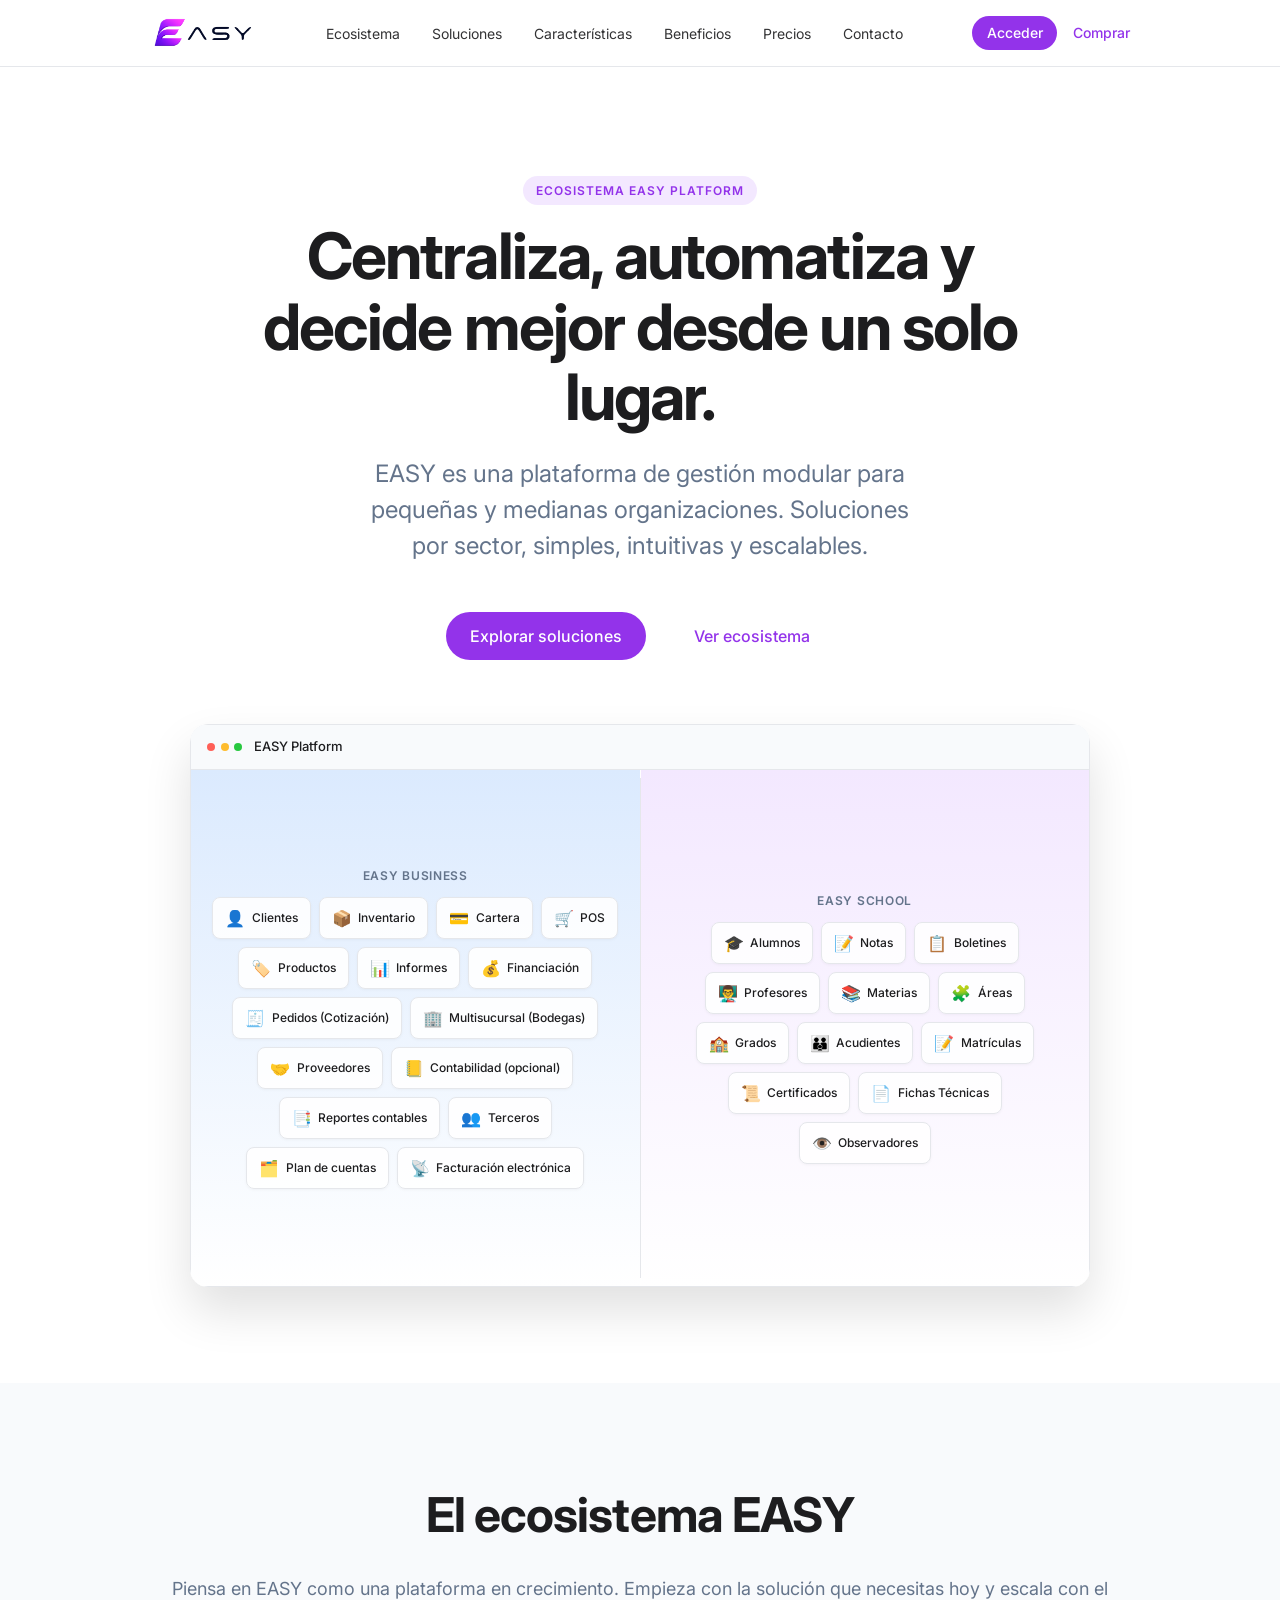
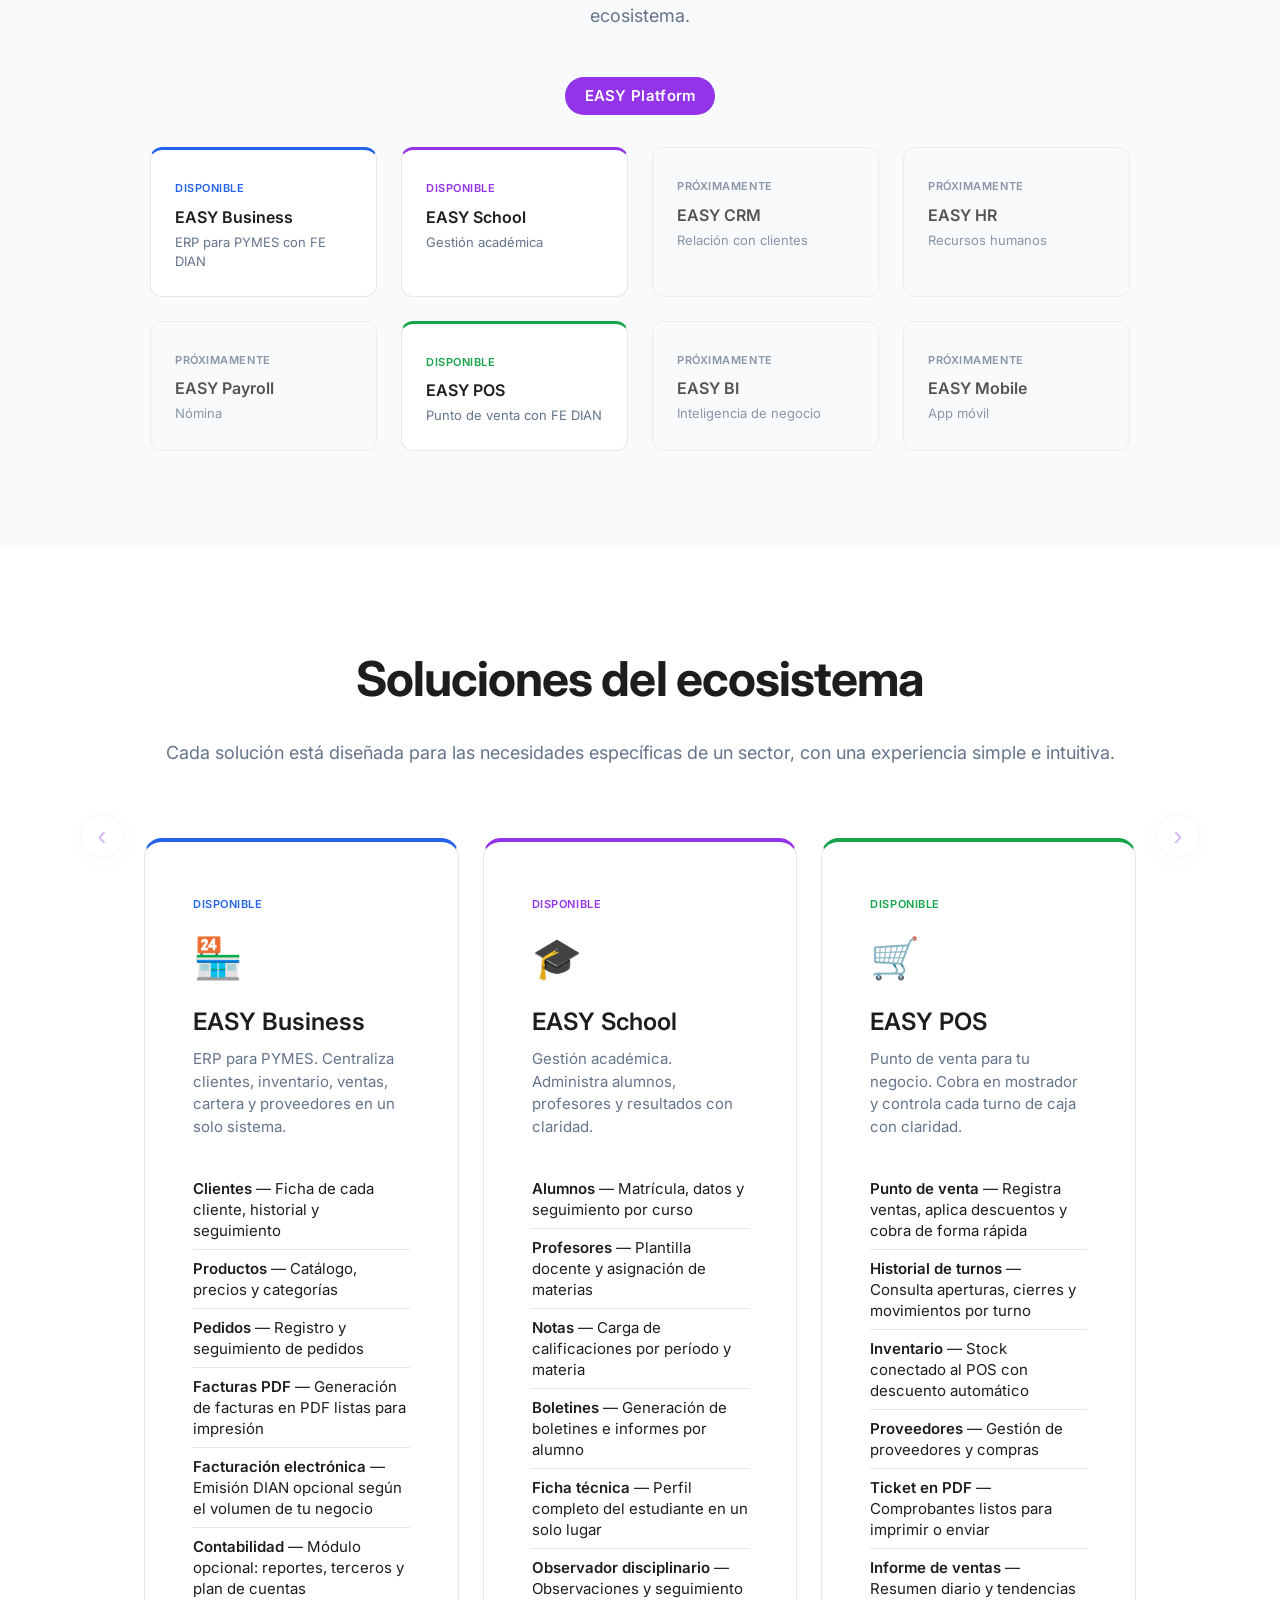
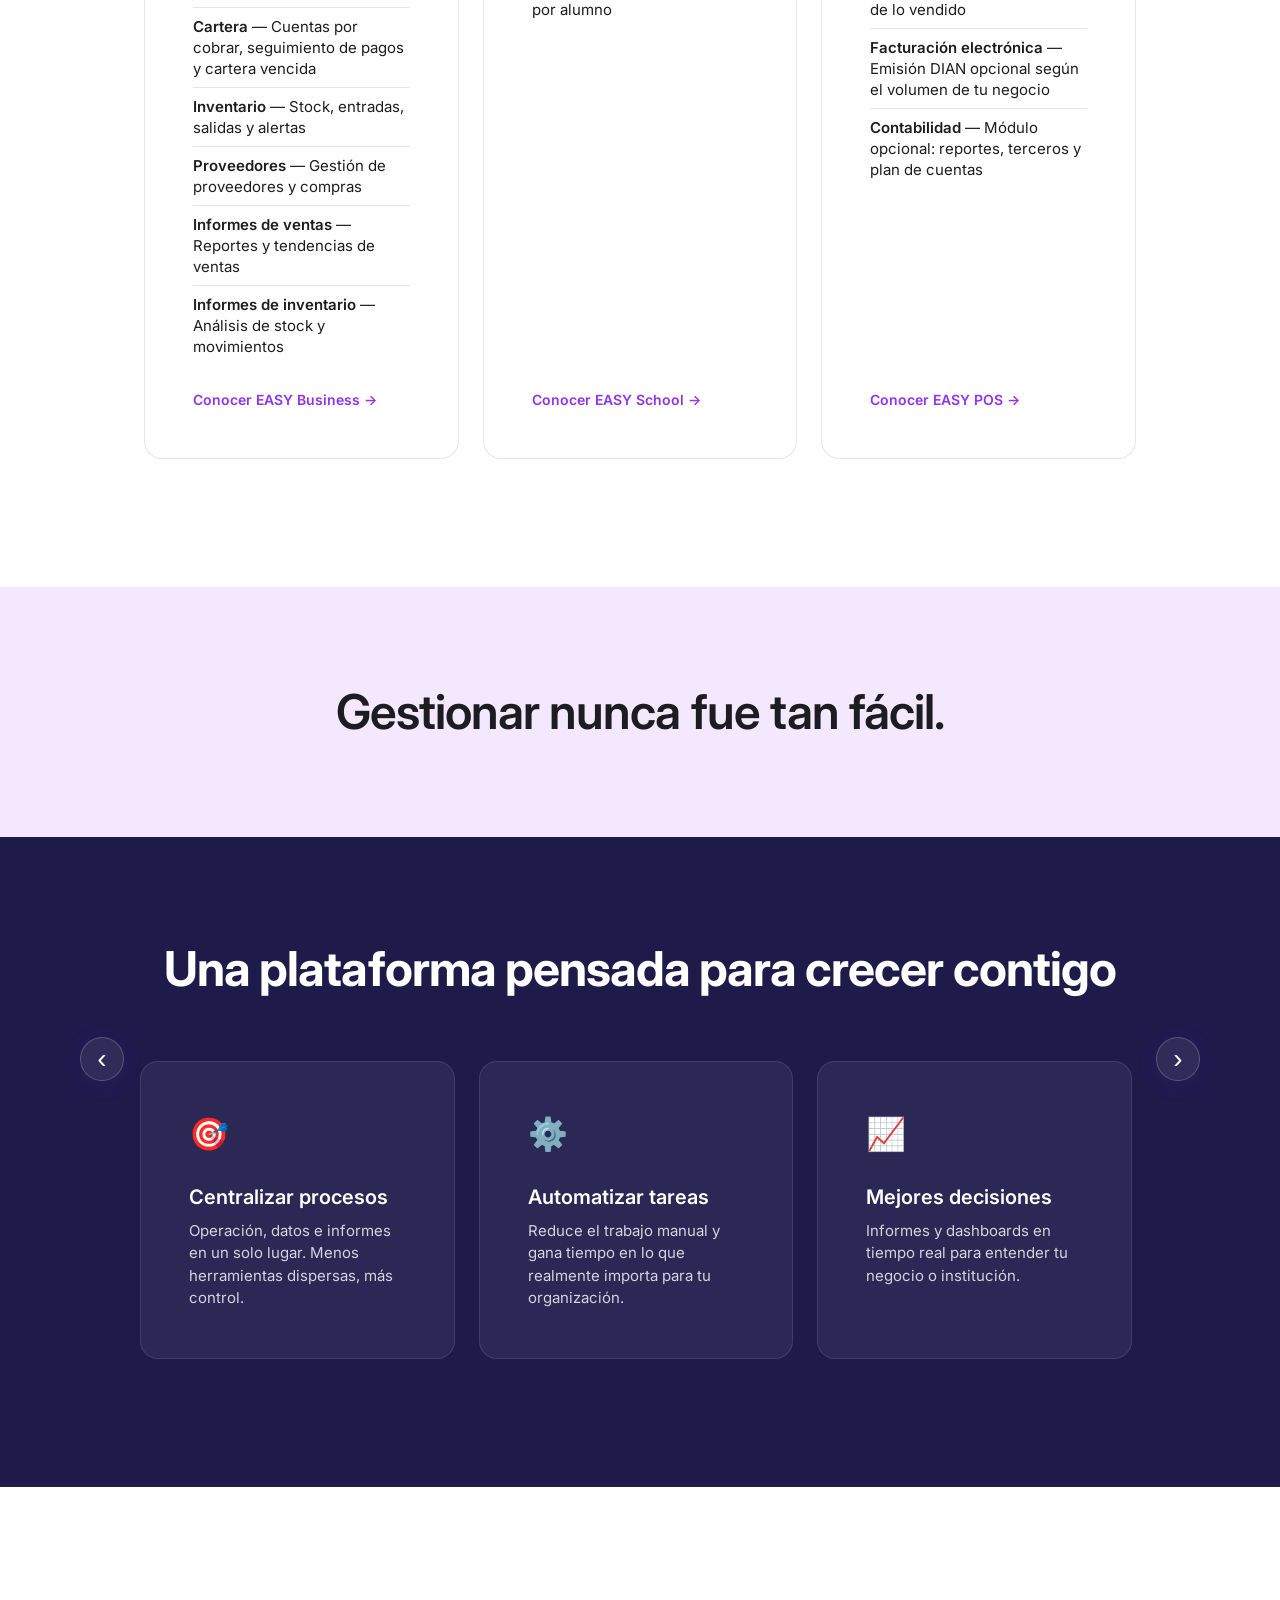
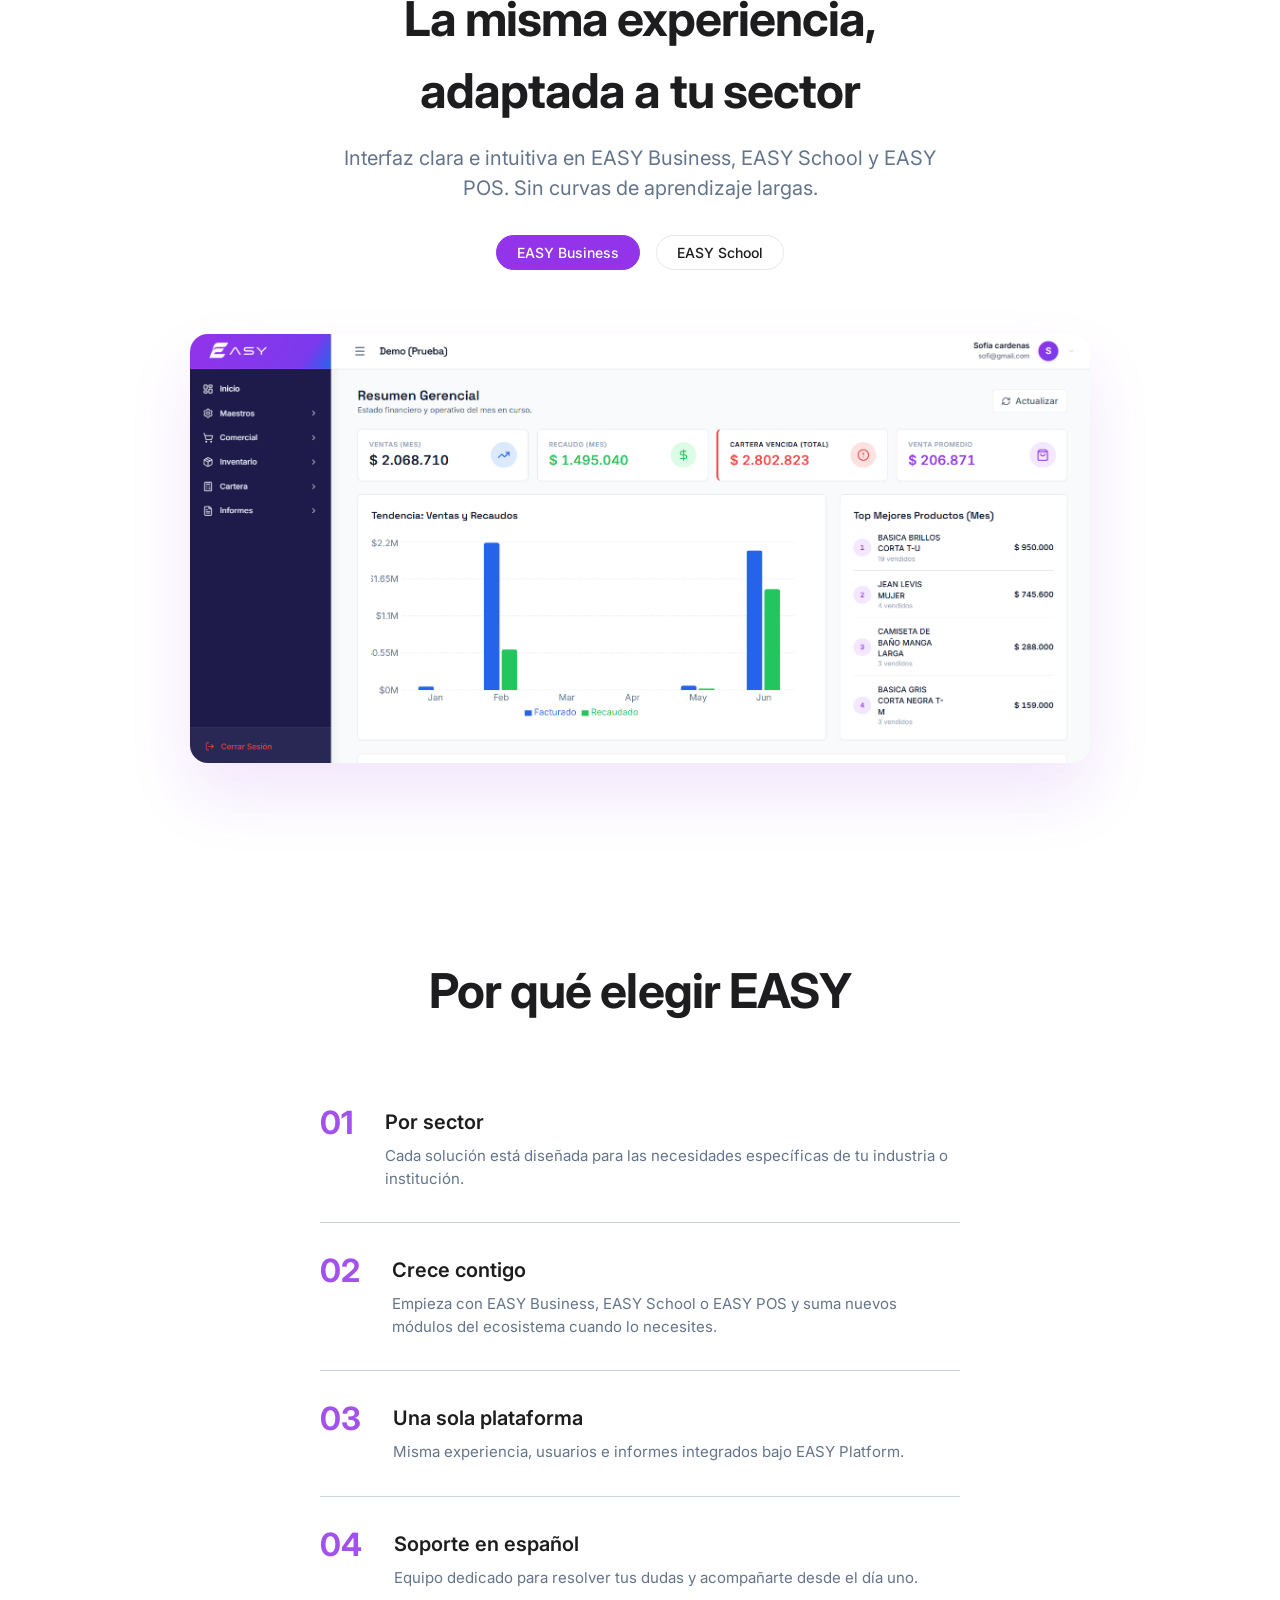
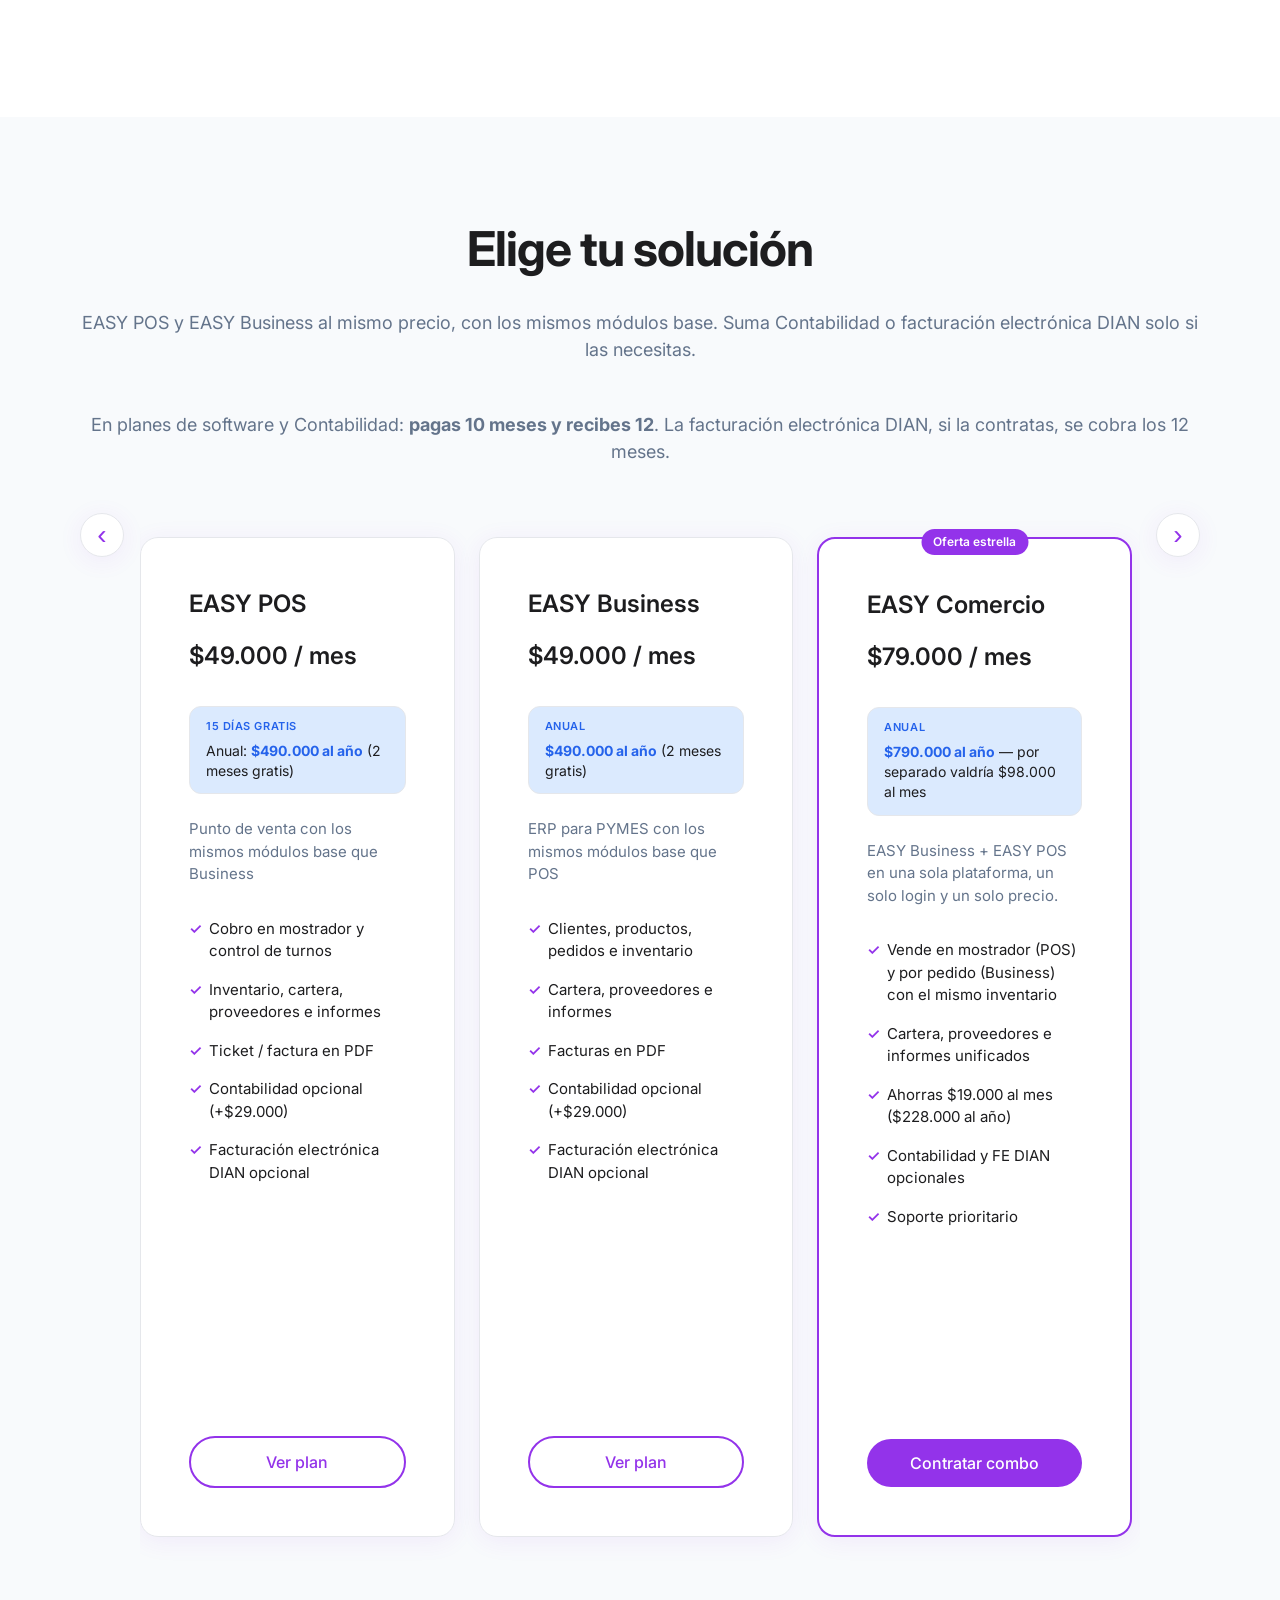
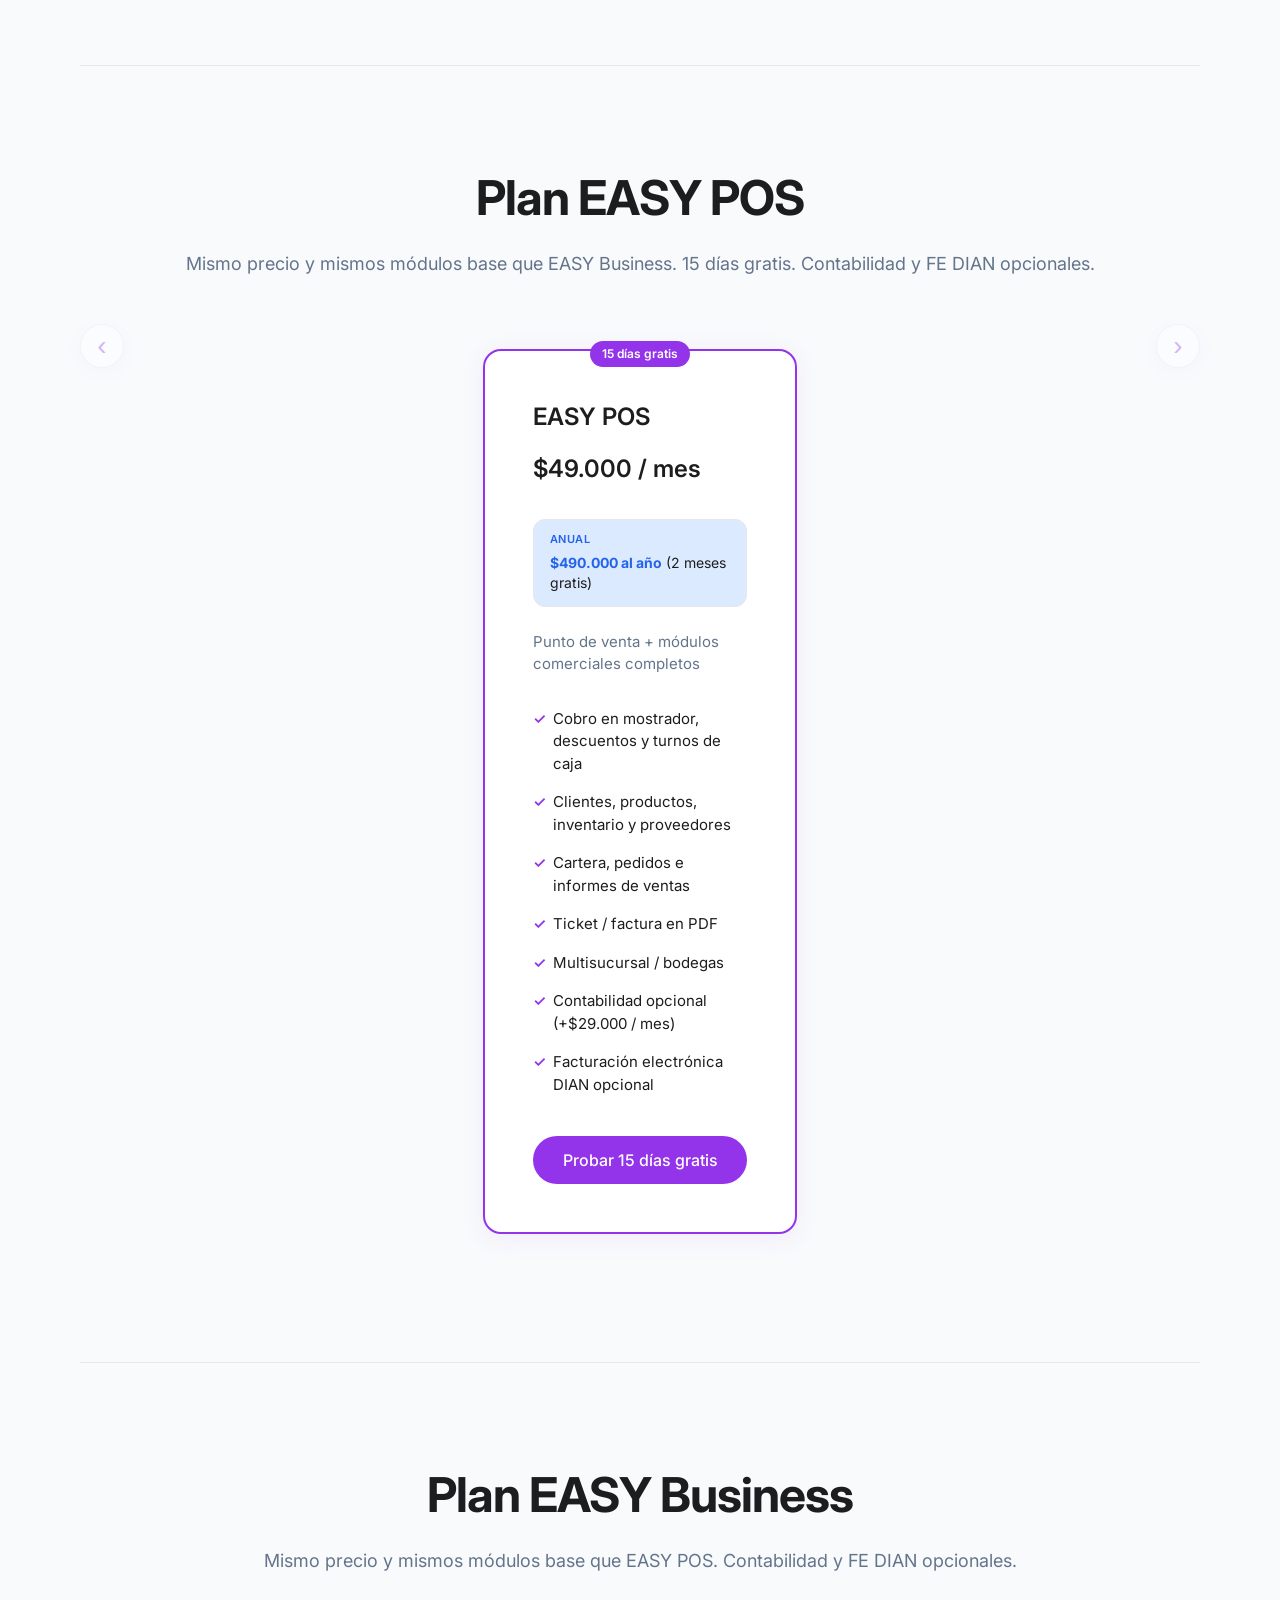
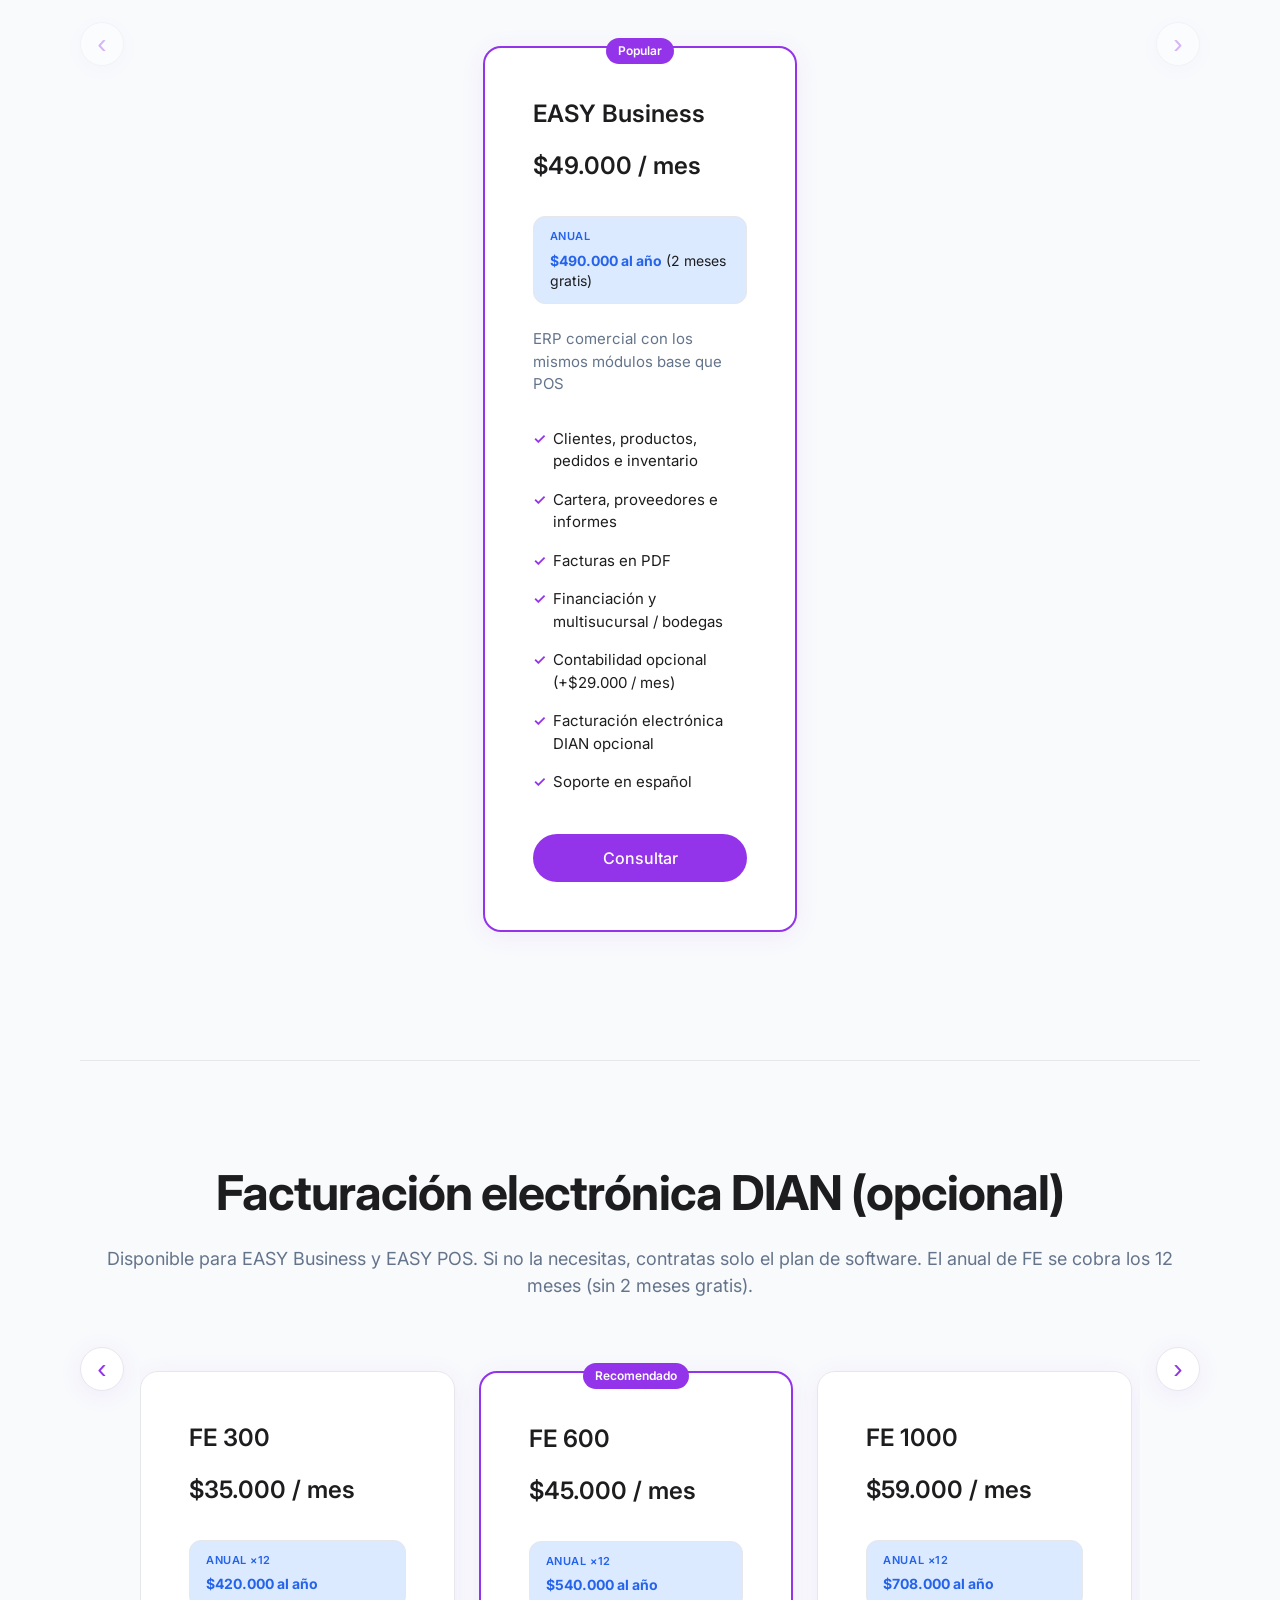
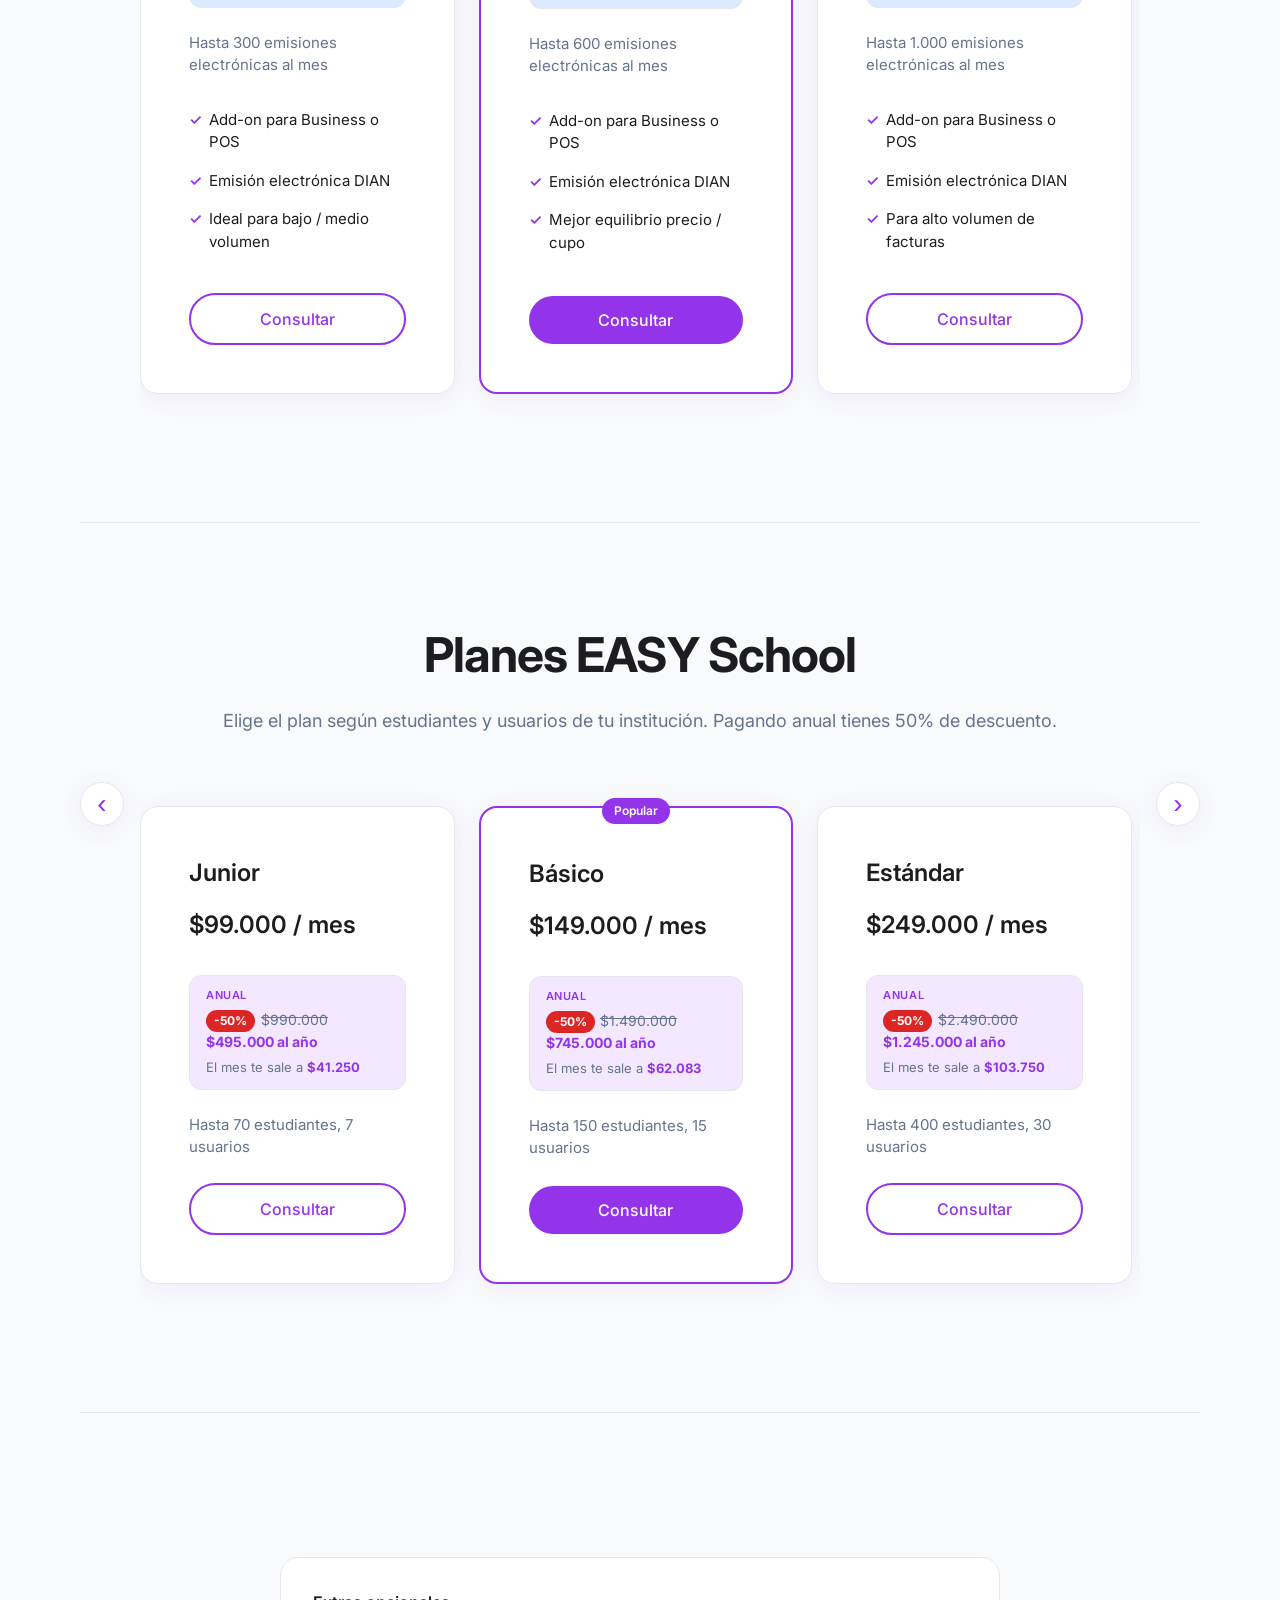
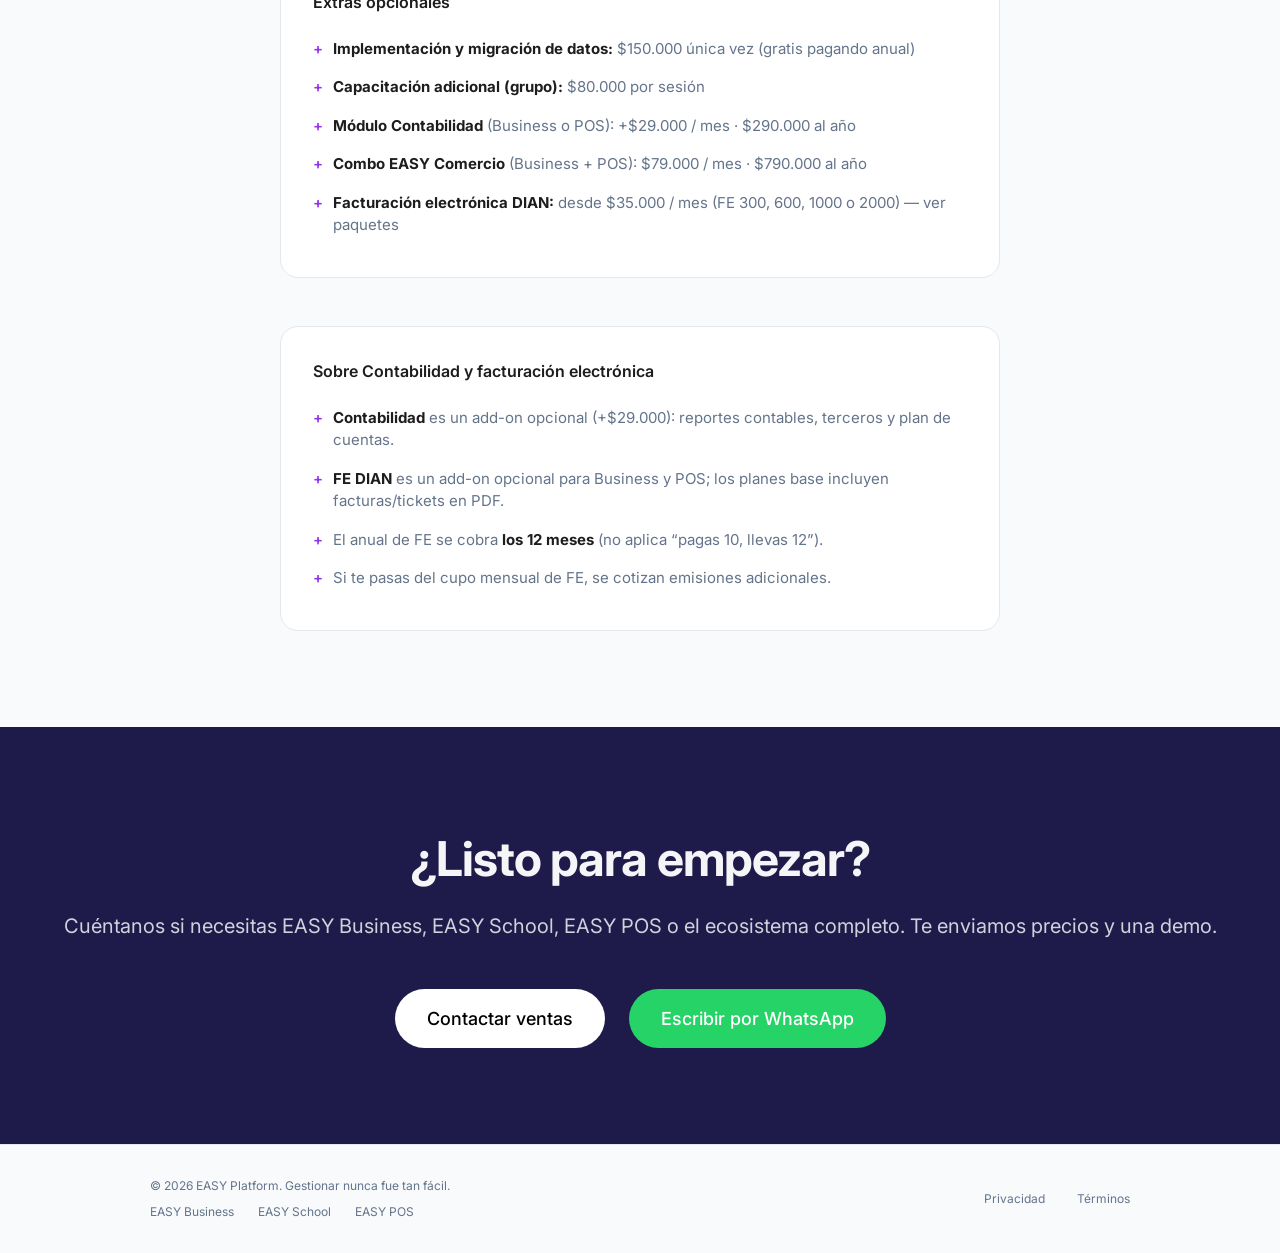
<file: index.html>
<!DOCTYPE html>
<html lang="es">
<head>
  <meta charset="UTF-8">
  <meta name="viewport" content="width=device-width, initial-scale=1.0">
  <title>EASY Platform | ERP, gestión escolar y POS para PYMES</title>
  <meta name="description" content="EASY Platform: software modular para PYMES y colegios en Colombia. ERP con inventario, cartera y facturas PDF, gestión académica y punto de venta. Empieza con un módulo y escala.">
  <meta name="keywords" content="ERP PYMES, software inventario, gestión escolar, punto de venta, facturas PDF, cuentas por cobrar, EASY Business, EASY School, EASY POS, Colombia">
  <meta name="author" content="EASY Platform">
  <meta name="robots" content="index, follow">
  <link rel="canonical" href="https://proyectoeasy.net/">

  <link rel="icon" href="assets/favicon.ico" sizes="any">
  <link rel="shortcut icon" href="assets/favicon.ico">
  <link rel="apple-touch-icon" href="assets/favicon.ico">

  <!-- Open Graph -->
  <meta property="og:type" content="website">
  <meta property="og:locale" content="es_CO">
  <meta property="og:site_name" content="EASY Platform">
  <meta property="og:title" content="EASY Platform | ERP, gestión escolar y POS para PYMES">
  <meta property="og:description" content="Centraliza clientes, inventario, ventas, cartera, notas escolares y punto de venta en una plataforma modular. Soporte en español.">
  <meta property="og:url" content="https://proyectoeasy.net/">
  <meta property="og:image" content="https://proyectoeasy.net/assets/showcase-dashboard.png">
  <meta property="og:image:alt" content="Panel de EASY Business con ventas, recaudo, cartera y tendencias">

  <!-- Twitter Card -->
  <meta name="twitter:card" content="summary_large_image">
  <meta name="twitter:title" content="EASY Platform | ERP, gestión escolar y POS para PYMES">
  <meta name="twitter:description" content="Software modular para PYMES y colegios. ERP, gestión académica y punto de venta en un solo ecosistema.">
  <meta name="twitter:image" content="https://proyectoeasy.net/assets/showcase-dashboard.png">

  <link rel="preconnect" href="https://fonts.googleapis.com">
  <link rel="preconnect" href="https://fonts.gstatic.com" crossorigin>
  <link href="https://fonts.googleapis.com/css2?family=Inter:wght@300;400;500;600;700&family=Space+Grotesk:wght@500;600;700&display=swap" rel="stylesheet">
  <link rel="stylesheet" href="styles.css?v=1.1">

  <script type="application/ld+json">
  {
    "@context": "https://schema.org",
    "@graph": [
      {
        "@type": "Organization",
        "@id": "https://proyectoeasy.net/#organization",
        "name": "EASY Platform",
        "url": "https://proyectoeasy.net/",
        "logo": "https://proyectoeasy.net/assets/logo_horizontal.png",
        "email": "email.proyectoeasy@gmail.com",
        "contactPoint": {
          "@type": "ContactPoint",
          "contactType": "sales",
          "email": "email.proyectoeasy@gmail.com",
          "availableLanguage": "Spanish"
        }
      },
      {
        "@type": "WebSite",
        "@id": "https://proyectoeasy.net/#website",
        "url": "https://proyectoeasy.net/",
        "name": "EASY Platform",
        "description": "Plataforma de gestión modular para PYMES y organizaciones educativas.",
        "publisher": { "@id": "https://proyectoeasy.net/#organization" },
        "inLanguage": "es"
      },
      {
        "@type": "SoftwareApplication",
        "@id": "https://proyectoeasy.net/#easy-business",
        "name": "EASY Business",
        "applicationCategory": "BusinessApplication",
        "applicationSubCategory": "ERP",
        "operatingSystem": "Web",
        "url": "https://proyectoeasy.net/easy-business/",
        "description": "ERP para PYMES con clientes, productos, pedidos, facturas PDF, inventario, cartera, proveedores e informes. Contabilidad y facturación electrónica DIAN opcionales. $49.000/mes.",
        "offers": {
          "@type": "Offer",
          "price": "49000",
          "priceCurrency": "COP"
        },
        "provider": { "@id": "https://proyectoeasy.net/#organization" }
      },
      {
        "@type": "SoftwareApplication",
        "@id": "https://proyectoeasy.net/#easy-school",
        "name": "EASY School",
        "applicationCategory": "EducationalApplication",
        "operatingSystem": "Web",
        "url": "https://proyectoeasy.net/easy-school/",
        "description": "Sistema de gestión académica con alumnos, profesores, notas, boletines, ficha técnica del estudiante y observador disciplinario.",
        "offers": {
          "@type": "AggregateOffer",
          "lowPrice": "99000",
          "highPrice": "349000",
          "priceCurrency": "COP",
          "offerCount": "4"
        },
        "provider": { "@id": "https://proyectoeasy.net/#organization" }
      },
      {
        "@type": "SoftwareApplication",
        "@id": "https://proyectoeasy.net/#easy-pos",
        "name": "EASY POS",
        "applicationCategory": "BusinessApplication",
        "applicationSubCategory": "Point of Sale",
        "operatingSystem": "Web",
        "url": "https://proyectoeasy.net/easy-pos/",
        "description": "Punto de venta con historial de turnos, inventario, ticket PDF, informes. Contabilidad y facturación electrónica DIAN opcionales. 15 días gratis. $49.000/mes.",
        "offers": {
          "@type": "Offer",
          "price": "49000",
          "priceCurrency": "COP"
        },
        "provider": { "@id": "https://proyectoeasy.net/#organization" }
      }
    ]
  }
  </script>
</head>
<body>
  <!-- Navegación -->
  <nav class="nav" id="nav">
    <div class="nav-inner">
      <a href="/" class="nav-logo">
        <img src="assets/logo_horizontal.png" alt="EASY" class="nav-logo-img" width="120" height="32" />
      </a>
      <ul class="nav-links">
        <li><a href="#ecosistema">Ecosistema</a></li>
        <li><a href="#soluciones">Soluciones</a></li>
        <li><a href="#caracteristicas">Características</a></li>
        <li><a href="#beneficios">Beneficios</a></li>
        <li><a href="#precios">Precios</a></li>
        <li><a href="#contacto">Contacto</a></li>
      </ul>
      <div class="nav-ctas">
        <a href="https://app.proyectoeasy.net/" target="_blank" rel="noopener noreferrer" class="nav-cta nav-cta-acceder">Acceder</a>
        <a href="#precios" class="nav-cta">Comprar</a>
      </div>
    </div>
  </nav>

  <!-- Hero -->
  <section class="hero">
    <div class="hero-content">
      <p class="hero-badge">Ecosistema EASY Platform</p>
      <h1 class="hero-title">Centraliza, automatiza y decide mejor desde un solo lugar.</h1>
      <p class="hero-subtitle">EASY es una plataforma de gestión modular para pequeñas y medianas organizaciones. Soluciones por sector, simples, intuitivas y escalables.</p>
      <div class="hero-ctas">
        <a href="#soluciones" class="btn btn-primary">Explorar soluciones</a>
        <a href="#ecosistema" class="btn btn-secondary">Ver ecosistema</a>
      </div>
    </div>
    <div class="hero-visual">
      <div class="hero-mockup">
        <div class="mockup-window">
          <div class="mockup-bar">
            <span class="mockup-dots"><i></i><i></i><i></i></span>
            <span class="mockup-title">EASY Platform</span>
          </div>
          <div class="mockup-body">
            <div class="mockup-panel mockup-negocios">
              <span class="mockup-panel-label">EASY Business</span>
              <div class="mockup-cards">
                <div class="mockup-card"><span class="mockup-card-icon">👤</span><span>Clientes</span></div>
                <div class="mockup-card"><span class="mockup-card-icon">📦</span><span>Inventario</span></div>
                <div class="mockup-card"><span class="mockup-card-icon">💳</span><span>Cartera</span></div>
                <div class="mockup-card"><span class="mockup-card-icon">🛒</span><span>POS</span></div>
                <div class="mockup-card"><span class="mockup-card-icon">🏷️</span><span>Productos</span></div>
                <div class="mockup-card"><span class="mockup-card-icon">📊</span><span>Informes</span></div>
                <div class="mockup-card"><span class="mockup-card-icon">💰</span><span>Financiación</span></div>
                <div class="mockup-card"><span class="mockup-card-icon">🧾</span><span>Pedidos (Cotización)</span></div>
                <div class="mockup-card"><span class="mockup-card-icon">🏢</span><span>Multisucursal (Bodegas)</span></div>
                <div class="mockup-card"><span class="mockup-card-icon">🤝</span><span>Proveedores</span></div>
                <div class="mockup-card"><span class="mockup-card-icon">📒</span><span>Contabilidad (opcional)</span></div>
                <div class="mockup-card"><span class="mockup-card-icon">📑</span><span>Reportes contables</span></div>
                <div class="mockup-card"><span class="mockup-card-icon">👥</span><span>Terceros</span></div>
                <div class="mockup-card"><span class="mockup-card-icon">🗂️</span><span>Plan de cuentas</span></div>
                <div class="mockup-card"><span class="mockup-card-icon">📡</span><span>Facturación electrónica</span></div>
              </div>
            </div>
            <div class="mockup-divider"></div>
            <div class="mockup-panel mockup-colegios">
              <span class="mockup-panel-label">EASY School</span>
              <div class="mockup-cards">
                <div class="mockup-card"><span class="mockup-card-icon">🎓</span><span>Alumnos</span></div>
                <div class="mockup-card"><span class="mockup-card-icon">📝</span><span>Notas</span></div>
                <div class="mockup-card"><span class="mockup-card-icon">📋</span><span>Boletines</span></div>
                <div class="mockup-card"><span class="mockup-card-icon">👨‍🏫</span><span>Profesores</span></div>
                <div class="mockup-card"><span class="mockup-card-icon">📚</span><span>Materias</span></div>
                <div class="mockup-card"><span class="mockup-card-icon">🧩</span><span>Áreas</span></div>
                <div class="mockup-card"><span class="mockup-card-icon">🏫</span><span>Grados</span></div>
                <div class="mockup-card"><span class="mockup-card-icon">👪</span><span>Acudientes</span></div>
                <div class="mockup-card"><span class="mockup-card-icon">📝</span><span>Matrículas</span></div>
                <div class="mockup-card"><span class="mockup-card-icon">📜</span><span>Certificados</span></div>
                <div class="mockup-card"><span class="mockup-card-icon">📄</span><span>Fichas Técnicas</span></div>
                <div class="mockup-card"><span class="mockup-card-icon">👁️</span><span>Observadores</span></div>
              </div>
            </div>
          </div>
        </div>
      </div>
    </div>
  </section>

  <!-- Ecosistema EASY -->
  <section class="section section-ecosystem" id="ecosistema">
    <div class="section-content">
      <h2 class="section-title">El ecosistema EASY</h2>
      <p class="section-desc">Piensa en EASY como una plataforma en crecimiento. Empieza con la solución que necesitas hoy y escala con el ecosistema.</p>
      <div class="ecosystem-hub">
        <span class="ecosystem-hub-label">EASY Platform</span>
      </div>
      <div class="ecosystem-grid">
        <article class="ecosystem-card ecosystem-available">
          <span class="ecosystem-status">Disponible</span>
          <h3><a href="easy-business/">EASY Business</a></h3>
          <p>ERP para PYMES con FE DIAN</p>
        </article>
        <article class="ecosystem-card ecosystem-available ecosystem-school">
          <span class="ecosystem-status">Disponible</span>
          <h3><a href="easy-school/">EASY School</a></h3>
          <p>Gestión académica</p>
        </article>
        <article class="ecosystem-card ecosystem-coming">
          <span class="ecosystem-status">Próximamente</span>
          <h3>EASY CRM</h3>
          <p>Relación con clientes</p>
        </article>
        <article class="ecosystem-card ecosystem-coming">
          <span class="ecosystem-status">Próximamente</span>
          <h3>EASY HR</h3>
          <p>Recursos humanos</p>
        </article>
        <article class="ecosystem-card ecosystem-coming">
          <span class="ecosystem-status">Próximamente</span>
          <h3>EASY Payroll</h3>
          <p>Nómina</p>
        </article>
        <article class="ecosystem-card ecosystem-available ecosystem-pos">
          <span class="ecosystem-status">Disponible</span>
          <h3><a href="easy-pos/">EASY POS</a></h3>
          <p>Punto de venta con FE DIAN</p>
        </article>
        <article class="ecosystem-card ecosystem-coming">
          <span class="ecosystem-status">Próximamente</span>
          <h3>EASY BI</h3>
          <p>Inteligencia de negocio</p>
        </article>
        <article class="ecosystem-card ecosystem-coming">
          <span class="ecosystem-status">Próximamente</span>
          <h3>EASY Mobile</h3>
          <p>App móvil</p>
        </article>
      </div>
    </div>
  </section>

  <!-- Soluciones del ecosistema -->
  <section class="section section-enfoques" id="soluciones">
    <div class="section-content">
      <h2 class="section-title">Soluciones del ecosistema</h2>
      <p class="section-desc">Cada solución está diseñada para las necesidades específicas de un sector, con una experiencia simple e intuitiva.</p>
      <div class="easy-carousel" data-easy-carousel>
        <button type="button" class="easy-carousel-nav" aria-label="Solución anterior" data-easy-carousel-prev>
          <span aria-hidden="true">‹</span>
        </button>
        <div class="easy-carousel-track" data-easy-carousel-track tabindex="0" role="region" aria-label="Soluciones del ecosistema">
          <article class="enfoque-card enfoque-negocios">
            <div class="enfoque-header">
              <span class="enfoque-tag">Disponible</span>
              <span class="enfoque-icon">🏪</span>
              <h3>EASY Business</h3>
              <p>ERP para PYMES. Centraliza clientes, inventario, ventas, cartera y proveedores en un solo sistema.</p>
            </div>
            <ul class="enfoque-features">
              <li><strong>Clientes</strong> — Ficha de cada cliente, historial y seguimiento</li>
              <li><strong>Productos</strong> — Catálogo, precios y categorías</li>
              <li><strong>Pedidos</strong> — Registro y seguimiento de pedidos</li>
              <li><strong>Facturas PDF</strong> — Generación de facturas en PDF listas para impresión</li>
              <li><strong>Facturación electrónica</strong> — Emisión DIAN opcional según el volumen de tu negocio</li>
              <li><strong>Contabilidad</strong> — Módulo opcional: reportes, terceros y plan de cuentas</li>
              <li><strong>Cartera</strong> — Cuentas por cobrar, seguimiento de pagos y cartera vencida</li>
              <li><strong>Inventario</strong> — Stock, entradas, salidas y alertas</li>
              <li><strong>Proveedores</strong> — Gestión de proveedores y compras</li>
              <li><strong>Informes de ventas</strong> — Reportes y tendencias de ventas</li>
              <li><strong>Informes de inventario</strong> — Análisis de stock y movimientos</li>
            </ul>
            <a href="easy-business/" class="module-related-link">Conocer EASY Business →</a>
          </article>
          <article class="enfoque-card enfoque-colegios">
            <div class="enfoque-header">
              <span class="enfoque-tag enfoque-tag-school">Disponible</span>
              <span class="enfoque-icon">🎓</span>
              <h3>EASY School</h3>
              <p>Gestión académica. Administra alumnos, profesores y resultados con claridad.</p>
            </div>
            <ul class="enfoque-features">
              <li><strong>Alumnos</strong> — Matrícula, datos y seguimiento por curso</li>
              <li><strong>Profesores</strong> — Plantilla docente y asignación de materias</li>
              <li><strong>Notas</strong> — Carga de calificaciones por período y materia</li>
              <li><strong>Boletines</strong> — Generación de boletines e informes por alumno</li>
              <li><strong>Ficha técnica</strong> — Perfil completo del estudiante en un solo lugar</li>
              <li><strong>Observador disciplinario</strong> — Observaciones y seguimiento por alumno</li>
            </ul>
            <a href="easy-school/" class="module-related-link">Conocer EASY School →</a>
          </article>
          <article class="enfoque-card enfoque-pos">
            <div class="enfoque-header">
              <span class="enfoque-tag enfoque-tag-pos">Disponible</span>
              <span class="enfoque-icon">🛒</span>
              <h3>EASY POS</h3>
              <p>Punto de venta para tu negocio. Cobra en mostrador y controla cada turno de caja con claridad.</p>
            </div>
            <ul class="enfoque-features">
              <li><strong>Punto de venta</strong> — Registra ventas, aplica descuentos y cobra de forma rápida</li>
              <li><strong>Historial de turnos</strong> — Consulta aperturas, cierres y movimientos por turno</li>
              <li><strong>Inventario</strong> — Stock conectado al POS con descuento automático</li>
              <li><strong>Proveedores</strong> — Gestión de proveedores y compras</li>
              <li><strong>Ticket en PDF</strong> — Comprobantes listos para imprimir o enviar</li>
              <li><strong>Informe de ventas</strong> — Resumen diario y tendencias de lo vendido</li>
              <li><strong>Facturación electrónica</strong> — Emisión DIAN opcional según el volumen de tu negocio</li>
              <li><strong>Contabilidad</strong> — Módulo opcional: reportes, terceros y plan de cuentas</li>
            </ul>
            <a href="easy-pos/" class="module-related-link">Conocer EASY POS →</a>
          </article>
        </div>
        <button type="button" class="easy-carousel-nav" aria-label="Solución siguiente" data-easy-carousel-next>
          <span aria-hidden="true">›</span>
        </button>
      </div>
    </div>
  </section>

  <!-- Frase de impacto -->
  <section class="quote-section">
    <h2 class="quote-text">Gestionar nunca fue tan fácil.</h2>
  </section>

  <!-- Pilares de la plataforma -->
  <section class="section section-dark" id="caracteristicas">
    <div class="section-content">
      <h2 class="section-title">Una plataforma pensada para crecer contigo</h2>
      <div class="easy-carousel" data-easy-carousel>
        <button type="button" class="easy-carousel-nav" aria-label="Característica anterior" data-easy-carousel-prev>
          <span aria-hidden="true">‹</span>
        </button>
        <div class="easy-carousel-track" data-easy-carousel-track tabindex="0" role="region" aria-label="Pilares de la plataforma">
          <article class="feature-card">
            <div class="feature-icon">🎯</div>
            <h3>Centralizar procesos</h3>
            <p>Operación, datos e informes en un solo lugar. Menos herramientas dispersas, más control.</p>
          </article>
          <article class="feature-card">
            <div class="feature-icon">⚙️</div>
            <h3>Automatizar tareas</h3>
            <p>Reduce el trabajo manual y gana tiempo en lo que realmente importa para tu organización.</p>
          </article>
          <article class="feature-card">
            <div class="feature-icon">📈</div>
            <h3>Mejores decisiones</h3>
            <p>Informes y dashboards en tiempo real para entender tu negocio o institución.</p>
          </article>
          <article class="feature-card">
            <div class="feature-icon">🔀</div>
            <h3>Modular y escalable</h3>
            <p>Empieza con un módulo y crece con el ecosistema EASY según evolucionen tus necesidades.</p>
          </article>
        </div>
        <button type="button" class="easy-carousel-nav" aria-label="Característica siguiente" data-easy-carousel-next>
          <span aria-hidden="true">›</span>
        </button>
      </div>
    </div>
  </section>

  <!-- Producto destacado -->
  <section class="showcase">
    <div class="showcase-content">
      <h2 class="showcase-title">La misma experiencia, adaptada a tu sector</h2>
      <p class="showcase-subtitle">Interfaz clara e intuitiva en EASY Business, EASY School y EASY POS. Sin curvas de aprendizaje largas.</p>
      <div class="showcase-tabs" role="tablist">
        <button type="button" class="showcase-tab active" role="tab" aria-selected="true" data-tab="business">EASY Business</button>
        <button type="button" class="showcase-tab" role="tab" aria-selected="false" data-tab="school">EASY School</button>
      </div>
    </div>
    <div class="showcase-image">
      <div class="showcase-panel active" id="showcase-business" role="tabpanel">
        <div class="showcase-mockup">
          <img src="assets/showcase-dashboard.png" alt="EASY Business: resumen gerencial con ventas, recaudo, cartera y tendencias" class="showcase-screenshot" />
        </div>
      </div>
      <div class="showcase-panel" id="showcase-school" role="tabpanel" hidden>
        <div class="showcase-mockup">
          <img src="assets/showcase-dashboard-school.png" alt="EASY Business: resumen gerencial con ventas, recaudo y tendencias" class="showcase-screenshot" />
        </div>
      </div>
    </div>
  </section>

  <!-- Beneficios -->
  <section class="section" id="beneficios">
    <div class="section-content">
      <h2 class="section-title">Por qué elegir EASY</h2>
      <div class="benefits-list">
        <div class="benefit-item">
          <span class="benefit-number">01</span>
          <div>
            <h3>Por sector</h3>
            <p>Cada solución está diseñada para las necesidades específicas de tu industria o institución.</p>
          </div>
        </div>
        <div class="benefit-item">
          <span class="benefit-number">02</span>
          <div>
            <h3>Crece contigo</h3>
            <p>Empieza con EASY Business, EASY School o EASY POS y suma nuevos módulos del ecosistema cuando lo necesites.</p>
          </div>
        </div>
        <div class="benefit-item">
          <span class="benefit-number">03</span>
          <div>
            <h3>Una sola plataforma</h3>
            <p>Misma experiencia, usuarios e informes integrados bajo EASY Platform.</p>
          </div>
        </div>
        <div class="benefit-item">
          <span class="benefit-number">04</span>
          <div>
            <h3>Soporte en español</h3>
            <p>Equipo dedicado para resolver tus dudas y acompañarte desde el día uno.</p>
          </div>
        </div>
      </div>
    </div>
  </section>

  <!-- Precios -->
  <section class="section section-pricing" id="precios">
    <div class="section-content">
      <h2 class="section-title">Elige tu solución</h2>
      <p class="section-desc">EASY POS y EASY Business al mismo precio, con los mismos módulos base. Suma Contabilidad o facturación electrónica DIAN solo si las necesitas.</p>
      <p class="section-desc">En planes de software y Contabilidad: <strong>pagas 10 meses y recibes 12</strong>. La facturación electrónica DIAN, si la contratas, se cobra los 12 meses.</p>
      <div class="easy-carousel" data-easy-carousel>
        <button type="button" class="easy-carousel-nav" aria-label="Solución anterior" data-easy-carousel-prev>
          <span aria-hidden="true">‹</span>
        </button>
        <div class="easy-carousel-track" data-easy-carousel-track tabindex="0" role="region" aria-label="Elige tu solución">
          <div class="pricing-card">
            <h3>EASY POS</h3>
            <div class="price">
              <span class="price-custom">$49.000 / mes</span>
            </div>
            <p class="price-annual">
              <span class="price-annual-badge">15 días gratis</span>
              Anual: <strong>$490.000 al año</strong> (2 meses gratis)
            </p>
            <p class="price-desc">Punto de venta con los mismos módulos base que Business</p>
            <ul class="price-features">
              <li>Cobro en mostrador y control de turnos</li>
              <li>Inventario, cartera, proveedores e informes</li>
              <li>Ticket / factura en PDF</li>
              <li>Contabilidad opcional (+$29.000)</li>
              <li>Facturación electrónica DIAN opcional</li>
            </ul>
            <a href="#planes-pos" class="btn btn-outline">Ver plan</a>
          </div>
          <div class="pricing-card">
            <h3>EASY Business</h3>
            <div class="price">
              <span class="price-custom">$49.000 / mes</span>
            </div>
            <p class="price-annual">
              <span class="price-annual-badge">Anual</span>
              <strong>$490.000 al año</strong> (2 meses gratis)
            </p>
            <p class="price-desc">ERP para PYMES con los mismos módulos base que POS</p>
            <ul class="price-features">
              <li>Clientes, productos, pedidos e inventario</li>
              <li>Cartera, proveedores e informes</li>
              <li>Facturas en PDF</li>
              <li>Contabilidad opcional (+$29.000)</li>
              <li>Facturación electrónica DIAN opcional</li>
            </ul>
            <a href="#planes-business" class="btn btn-outline">Ver plan</a>
          </div>
          <div class="pricing-card pricing-card-featured">
            <span class="badge">Oferta estrella</span>
            <h3>EASY Comercio</h3>
            <div class="price">
              <span class="price-custom">$79.000 / mes</span>
            </div>
            <p class="price-annual">
              <span class="price-annual-badge">Anual</span>
              <strong>$790.000 al año</strong> — por separado valdría $98.000 al mes
            </p>
            <p class="price-desc">EASY Business + EASY POS en una sola plataforma, un solo login y un solo precio.</p>
            <ul class="price-features">
              <li>Vende en mostrador (POS) y por pedido (Business) con el mismo inventario</li>
              <li>Cartera, proveedores e informes unificados</li>
              <li>Ahorras $19.000 al mes ($228.000 al año)</li>
              <li>Contabilidad y FE DIAN opcionales</li>
              <li>Soporte prioritario</li>
            </ul>
            <a href="#contacto" class="btn btn-primary">Contratar combo</a>
          </div>
          <div class="pricing-card">
            <h3>EASY Platform</h3>
            <div class="price">
              <span class="price-custom">Personalizado</span>
            </div>
            <p class="price-desc">Combina Business, School y POS. Cotización según sedes, usuarios y módulos.</p>
            <div class="platform-modules">
              <div class="platform-modules-hub">
                <span class="platform-modules-hub-label">EASY Platform</span>
              </div>
              <div class="platform-modules-group">
                <p class="platform-modules-label">Disponibles ahora</p>
                <div class="platform-modules-chips">
                  <span class="platform-chip platform-chip-business">Business</span>
                  <span class="platform-chip platform-chip-school">School</span>
                  <span class="platform-chip platform-chip-pos">POS</span>
                </div>
              </div>
              <div class="platform-modules-group">
                <p class="platform-modules-label platform-modules-label-soon">En el roadmap</p>
                <div class="platform-modules-chips platform-modules-chips-soon">
                  <span class="platform-chip platform-chip-soon">CRM</span>
                  <span class="platform-chip platform-chip-soon">HR</span>
                  <span class="platform-chip platform-chip-soon">Payroll</span>
                  <span class="platform-chip platform-chip-soon">BI</span>
                  <span class="platform-chip platform-chip-soon">Mobile</span>
                </div>
              </div>
            </div>
            <ul class="price-features">
              <li>Combina Business, School y POS según tu operación</li>
              <li>Usuarios, datos e informes en un solo lugar</li>
              <li>Soporte prioritario y capacitación incluida</li>
              <li>Acceso anticipado a nuevos módulos del ecosistema</li>
              <li>Actualizaciones incluidas</li>
            </ul>
            <a href="#contacto" class="btn btn-outline">Solicitar cotización</a>
          </div>
          <div class="pricing-card">
            <h3>EASY School</h3>
            <div class="price">
              <span class="price-custom">Desde $99.000 / mes</span>
            </div>
            <p class="price-annual price-annual-school">
              <span class="price-annual-badge">50% de descuento pagando anual</span>
              Planes desde <s>$990.000</s> <strong>$495.000 al año</strong> (Junior)
              <span class="price-annual-monthly">El mes te sale a <strong>$41.250</strong></span>
            </p>
            <p class="price-desc">Gestión académica: alumnos, profesores, notas, boletines, ficha técnica y observador</p>
            <ul class="price-features">
              <li>4 planes según tamaño del colegio</li>
              <li>Gestión de notas y boletines</li>
              <li>Ficha técnica y observador disciplinario</li>
              <li>Soporte en español</li>
              <li>Actualizaciones incluidas</li>
            </ul>
            <a href="easy-school/#precio" class="btn btn-outline">Ver planes</a>
          </div>
        </div>
        <button type="button" class="easy-carousel-nav" aria-label="Solución siguiente" data-easy-carousel-next>
          <span aria-hidden="true">›</span>
        </button>
      </div>

      <div class="school-pricing-block" id="planes-pos">
        <h3 class="section-title">Plan EASY POS</h3>
        <p class="section-desc">Mismo precio y mismos módulos base que EASY Business. 15 días gratis. Contabilidad y FE DIAN opcionales.</p>
        <div class="easy-carousel" data-easy-carousel>
          <button type="button" class="easy-carousel-nav" aria-label="Plan POS anterior" data-easy-carousel-prev>
            <span aria-hidden="true">‹</span>
          </button>
          <div class="easy-carousel-track" data-easy-carousel-track tabindex="0" role="region" aria-label="Plan EASY POS">
            <div class="pricing-card pricing-card-featured">
              <span class="badge">15 días gratis</span>
              <h3>EASY POS</h3>
              <div class="price">
                <span class="price-custom">$49.000 / mes</span>
              </div>
              <p class="price-annual">
                <span class="price-annual-badge">Anual</span>
                <strong>$490.000 al año</strong> (2 meses gratis)
              </p>
              <p class="price-desc">Punto de venta + módulos comerciales completos</p>
              <ul class="price-features">
                <li>Cobro en mostrador, descuentos y turnos de caja</li>
                <li>Clientes, productos, inventario y proveedores</li>
                <li>Cartera, pedidos e informes de ventas</li>
                <li>Ticket / factura en PDF</li>
                <li>Multisucursal / bodegas</li>
                <li>Contabilidad opcional (+$29.000 / mes)</li>
                <li>Facturación electrónica DIAN opcional</li>
              </ul>
              <a href="#contacto" class="btn btn-primary">Probar 15 días gratis</a>
            </div>
          </div>
          <button type="button" class="easy-carousel-nav" aria-label="Plan POS siguiente" data-easy-carousel-next>
            <span aria-hidden="true">›</span>
          </button>
        </div>
      </div>

      <div class="school-pricing-block" id="planes-business">
        <h3 class="section-title">Plan EASY Business</h3>
        <p class="section-desc">Mismo precio y mismos módulos base que EASY POS. Contabilidad y FE DIAN opcionales.</p>
        <div class="easy-carousel" data-easy-carousel>
          <button type="button" class="easy-carousel-nav" aria-label="Plan Business anterior" data-easy-carousel-prev>
            <span aria-hidden="true">‹</span>
          </button>
          <div class="easy-carousel-track" data-easy-carousel-track tabindex="0" role="region" aria-label="Plan EASY Business">
            <div class="pricing-card pricing-card-featured">
              <span class="badge">Popular</span>
              <h3>EASY Business</h3>
              <div class="price">
                <span class="price-custom">$49.000 / mes</span>
              </div>
              <p class="price-annual">
                <span class="price-annual-badge">Anual</span>
                <strong>$490.000 al año</strong> (2 meses gratis)
              </p>
              <p class="price-desc">ERP comercial con los mismos módulos base que POS</p>
              <ul class="price-features">
                <li>Clientes, productos, pedidos e inventario</li>
                <li>Cartera, proveedores e informes</li>
                <li>Facturas en PDF</li>
                <li>Financiación y multisucursal / bodegas</li>
                <li>Contabilidad opcional (+$29.000 / mes)</li>
                <li>Facturación electrónica DIAN opcional</li>
                <li>Soporte en español</li>
              </ul>
              <a href="#contacto" class="btn btn-primary">Consultar</a>
            </div>
          </div>
          <button type="button" class="easy-carousel-nav" aria-label="Plan Business siguiente" data-easy-carousel-next>
            <span aria-hidden="true">›</span>
          </button>
        </div>
      </div>

      <div class="school-pricing-block" id="planes-fe">
        <h3 class="section-title">Facturación electrónica DIAN (opcional)</h3>
        <p class="section-desc">Disponible para EASY Business y EASY POS. Si no la necesitas, contratas solo el plan de software. El anual de FE se cobra los 12 meses (sin 2 meses gratis).</p>
        <div class="easy-carousel" data-easy-carousel>
          <button type="button" class="easy-carousel-nav" aria-label="Paquete FE anterior" data-easy-carousel-prev>
            <span aria-hidden="true">‹</span>
          </button>
          <div class="easy-carousel-track" data-easy-carousel-track tabindex="0" role="region" aria-label="Paquetes de facturación electrónica">
            <div class="pricing-card">
              <h3>FE 300</h3>
              <div class="price">
                <span class="price-custom">$35.000 / mes</span>
              </div>
              <p class="price-annual">
                <span class="price-annual-badge">Anual ×12</span>
                <strong>$420.000 al año</strong>
              </p>
              <p class="price-desc">Hasta 300 emisiones electrónicas al mes</p>
              <ul class="price-features">
                <li>Add-on para Business o POS</li>
                <li>Emisión electrónica DIAN</li>
                <li>Ideal para bajo / medio volumen</li>
              </ul>
              <a href="#contacto" class="btn btn-outline">Consultar</a>
            </div>
            <div class="pricing-card pricing-card-featured">
              <span class="badge">Recomendado</span>
              <h3>FE 600</h3>
              <div class="price">
                <span class="price-custom">$45.000 / mes</span>
              </div>
              <p class="price-annual">
                <span class="price-annual-badge">Anual ×12</span>
                <strong>$540.000 al año</strong>
              </p>
              <p class="price-desc">Hasta 600 emisiones electrónicas al mes</p>
              <ul class="price-features">
                <li>Add-on para Business o POS</li>
                <li>Emisión electrónica DIAN</li>
                <li>Mejor equilibrio precio / cupo</li>
              </ul>
              <a href="#contacto" class="btn btn-primary">Consultar</a>
            </div>
            <div class="pricing-card">
              <h3>FE 1000</h3>
              <div class="price">
                <span class="price-custom">$59.000 / mes</span>
              </div>
              <p class="price-annual">
                <span class="price-annual-badge">Anual ×12</span>
                <strong>$708.000 al año</strong>
              </p>
              <p class="price-desc">Hasta 1.000 emisiones electrónicas al mes</p>
              <ul class="price-features">
                <li>Add-on para Business o POS</li>
                <li>Emisión electrónica DIAN</li>
                <li>Para alto volumen de facturas</li>
              </ul>
              <a href="#contacto" class="btn btn-outline">Consultar</a>
            </div>
            <div class="pricing-card">
              <h3>FE 2000</h3>
              <div class="price">
                <span class="price-custom">$75.000 / mes</span>
              </div>
              <p class="price-annual">
                <span class="price-annual-badge">Anual ×12</span>
                <strong>$900.000 al año</strong>
              </p>
              <p class="price-desc">Hasta 2.000 emisiones electrónicas al mes</p>
              <ul class="price-features">
                <li>Add-on para Business o POS</li>
                <li>Emisión electrónica DIAN</li>
                <li>Para operaciones de muy alto volumen</li>
              </ul>
              <a href="#contacto" class="btn btn-outline">Consultar</a>
            </div>
          </div>
          <button type="button" class="easy-carousel-nav" aria-label="Paquete FE siguiente" data-easy-carousel-next>
            <span aria-hidden="true">›</span>
          </button>
        </div>
      </div>

      <div class="school-pricing-block">
        <h3 class="section-title">Planes EASY School</h3>
        <p class="section-desc">Elige el plan según estudiantes y usuarios de tu institución. Pagando anual tienes 50% de descuento.</p>
        <div class="easy-carousel" data-easy-carousel>
          <button type="button" class="easy-carousel-nav" aria-label="Plan anterior" data-easy-carousel-prev>
            <span aria-hidden="true">‹</span>
          </button>
          <div class="easy-carousel-track" data-easy-carousel-track tabindex="0" role="region" aria-label="Planes EASY School">
            <div class="pricing-card">
              <h3>Junior</h3>
              <div class="price">
                <span class="price-custom">$99.000 / mes</span>
              </div>
              <p class="price-annual price-annual-school">
                <span class="price-annual-badge">Anual</span>
                <span class="price-discount">-50%</span><s>$990.000</s> <strong>$495.000 al año</strong>
                <span class="price-annual-monthly">El mes te sale a <strong>$41.250</strong></span>
              </p>
              <p class="price-desc">Hasta 70 estudiantes, 7 usuarios</p>
              <a href="#contacto" class="btn btn-outline">Consultar</a>
            </div>
            <div class="pricing-card pricing-card-featured">
              <span class="badge">Popular</span>
              <h3>Básico</h3>
              <div class="price">
                <span class="price-custom">$149.000 / mes</span>
              </div>
              <p class="price-annual price-annual-school">
                <span class="price-annual-badge">Anual</span>
                <span class="price-discount">-50%</span><s>$1.490.000</s> <strong>$745.000 al año</strong>
                <span class="price-annual-monthly">El mes te sale a <strong>$62.083</strong></span>
              </p>
              <p class="price-desc">Hasta 150 estudiantes, 15 usuarios</p>
              <a href="#contacto" class="btn btn-primary">Consultar</a>
            </div>
            <div class="pricing-card">
              <h3>Estándar</h3>
              <div class="price">
                <span class="price-custom">$249.000 / mes</span>
              </div>
              <p class="price-annual price-annual-school">
                <span class="price-annual-badge">Anual</span>
                <span class="price-discount">-50%</span><s>$2.490.000</s> <strong>$1.245.000 al año</strong>
                <span class="price-annual-monthly">El mes te sale a <strong>$103.750</strong></span>
              </p>
              <p class="price-desc">Hasta 400 estudiantes, 30 usuarios</p>
              <a href="#contacto" class="btn btn-outline">Consultar</a>
            </div>
            <div class="pricing-card">
              <h3>Plus</h3>
              <div class="price">
                <span class="price-custom">$349.000 / mes</span>
              </div>
              <p class="price-annual price-annual-school">
                <span class="price-annual-badge">Anual</span>
                <span class="price-discount">-50%</span><s>$3.490.000</s> <strong>$1.745.000 al año</strong>
                <span class="price-annual-monthly">El mes te sale a <strong>$145.417</strong></span>
              </p>
              <p class="price-desc">Hasta 800 estudiantes, 80 usuarios</p>
              <a href="#contacto" class="btn btn-outline">Consultar</a>
            </div>
          </div>
          <button type="button" class="easy-carousel-nav" aria-label="Plan siguiente" data-easy-carousel-next>
            <span aria-hidden="true">›</span>
          </button>
        </div>
      </div>

      <div class="school-pricing-block">
        <div class="school-pricing-extras">
          <h4>Extras opcionales</h4>
          <ul>
            <li><strong>Implementación y migración de datos:</strong> $150.000 única vez (gratis pagando anual)</li>
            <li><strong>Capacitación adicional (grupo):</strong> $80.000 por sesión</li>
            <li><strong>Módulo Contabilidad</strong> (Business o POS): +$29.000 / mes · $290.000 al año</li>
            <li><strong>Combo EASY Comercio</strong> (Business + POS): $79.000 / mes · $790.000 al año</li>
            <li><strong>Facturación electrónica DIAN:</strong> desde $35.000 / mes (FE 300, 600, 1000 o 2000) — ver <a href="#planes-fe">paquetes</a></li>
          </ul>
        </div>
        <div class="school-pricing-extras">
          <h4>Sobre Contabilidad y facturación electrónica</h4>
          <ul>
            <li><strong>Contabilidad</strong> es un add-on opcional (+$29.000): reportes contables, terceros y plan de cuentas.</li>
            <li><strong>FE DIAN</strong> es un add-on opcional para Business y POS; los planes base incluyen facturas/tickets en PDF.</li>
            <li>El anual de FE se cobra <strong>los 12 meses</strong> (no aplica “pagas 10, llevas 12”).</li>
            <li>Si te pasas del cupo mensual de FE, se cotizan emisiones adicionales.</li>
          </ul>
        </div>
      </div>
    </div>
  </section>

  <!-- CTA final -->
  <section class="cta-section" id="contacto">
    <div class="cta-content">
      <h2>¿Listo para empezar?</h2>
      <p>Cuéntanos si necesitas EASY Business, EASY School, EASY POS o el ecosistema completo. Te enviamos precios y una demo.</p>
      <div class="cta-actions">
        <a href="mailto:email.proyectoeasy@gmail.com" class="btn btn-primary btn-large">Contactar ventas</a>
        <a href="https://wa.me/573117741004?text=Hola%2C%20quiero%20m%C3%A1s%20informaci%C3%B3n%20sobre%20EASY" target="_blank" rel="noopener noreferrer" class="btn btn-whatsapp btn-large">Escribir por WhatsApp</a>
      </div>
    </div>
  </section>

  <!-- Footer -->
  <footer class="footer">
    <div class="footer-inner">
      <div>
        <p class="footer-copy">© 2026 EASY Platform. Gestionar nunca fue tan fácil.</p>
        <nav class="footer-modules" aria-label="Módulos">
          <a href="easy-business/">EASY Business</a>
          <a href="easy-school/">EASY School</a>
          <a href="easy-pos/">EASY POS</a>
        </nav>
      </div>
      <div class="footer-links">
        <a href="#">Privacidad</a>
        <a href="#">Términos</a>
      </div>
    </div>
  </footer>

  <script src="script.js?v=1.1"></script>
</body>
</html>
</file>
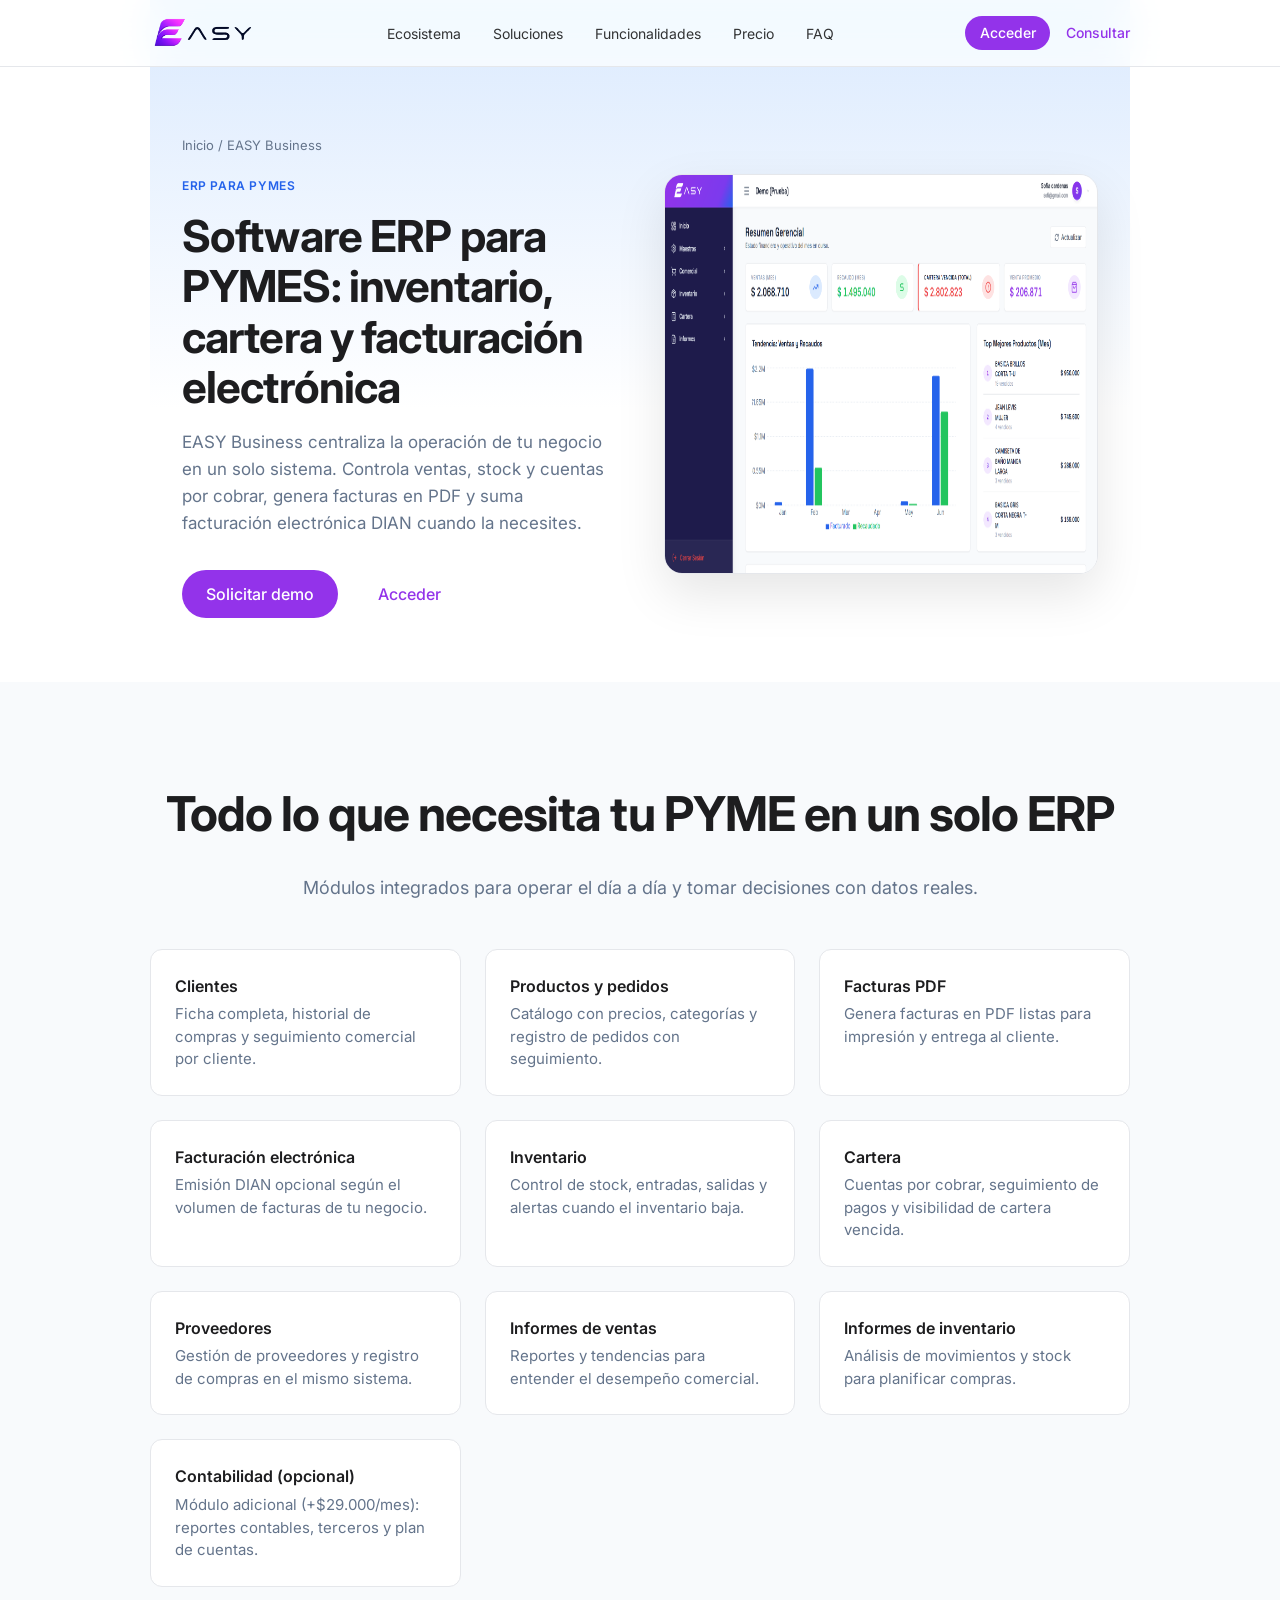
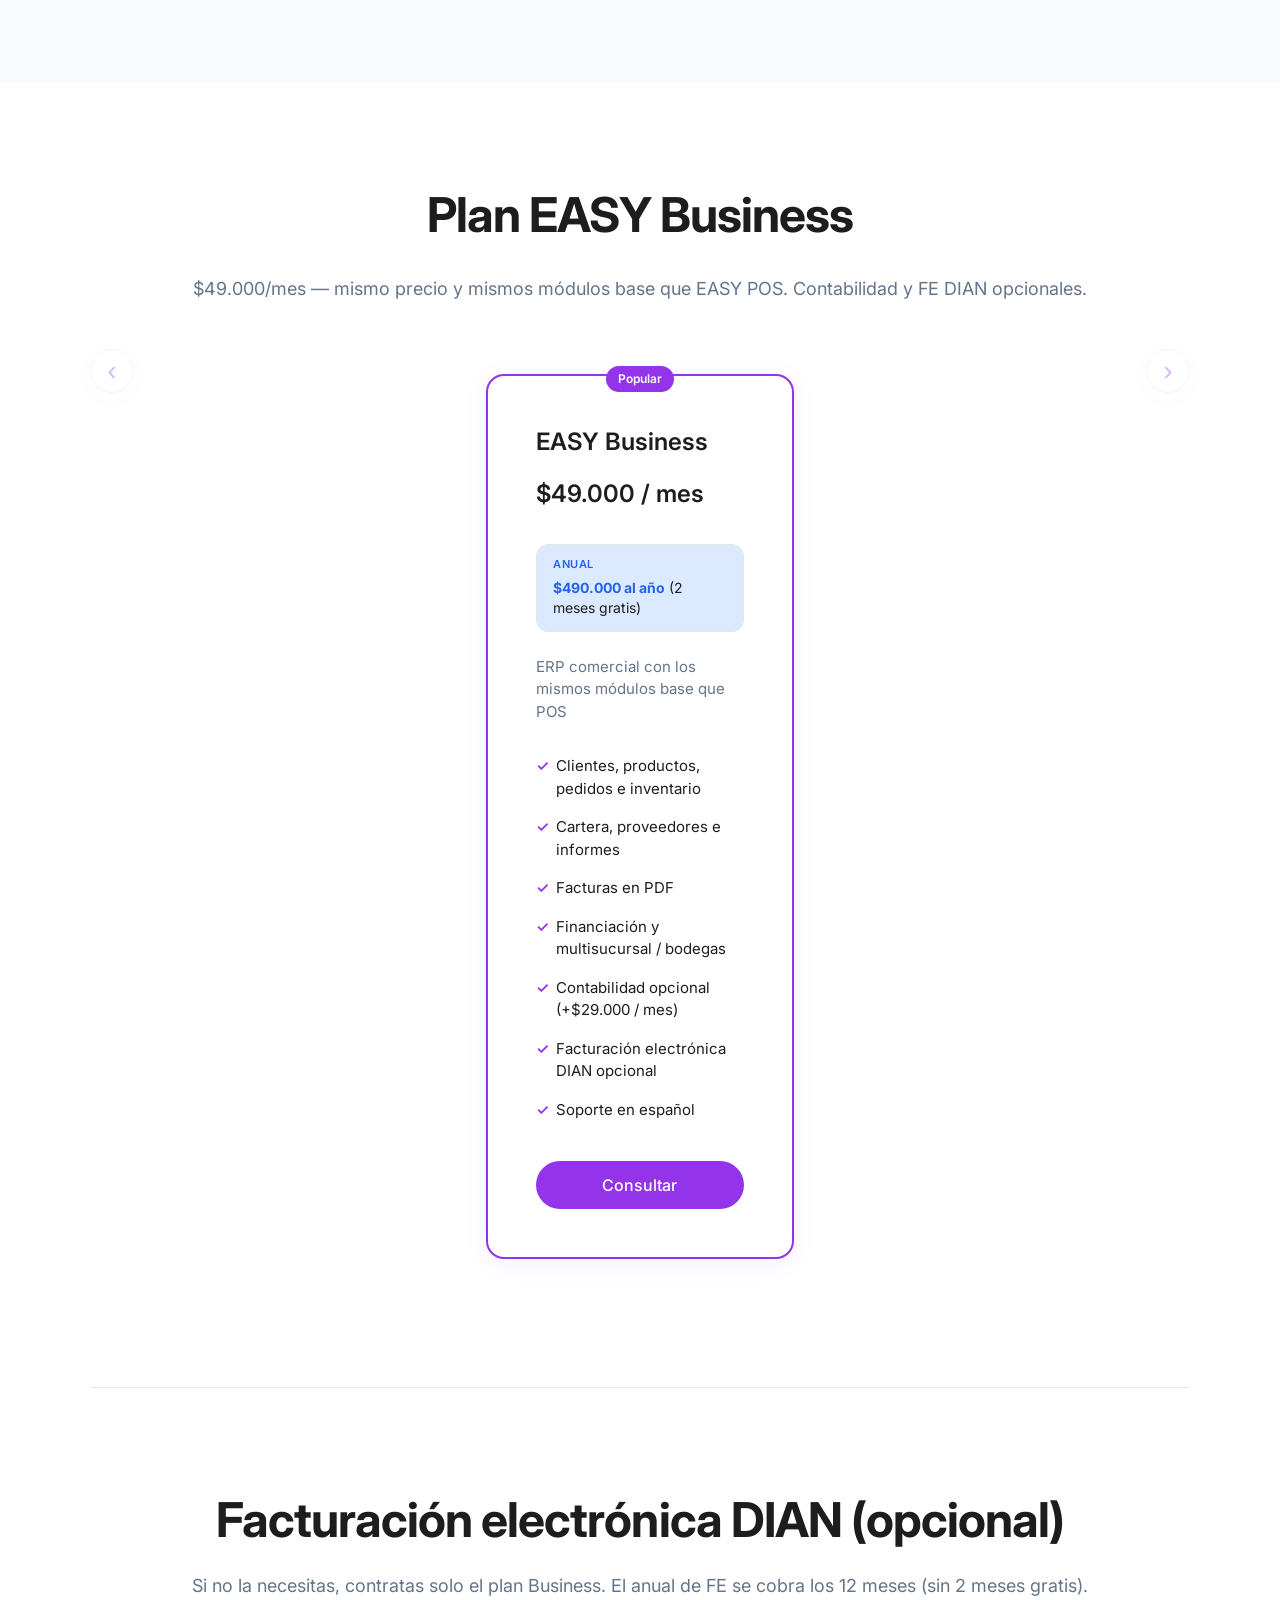
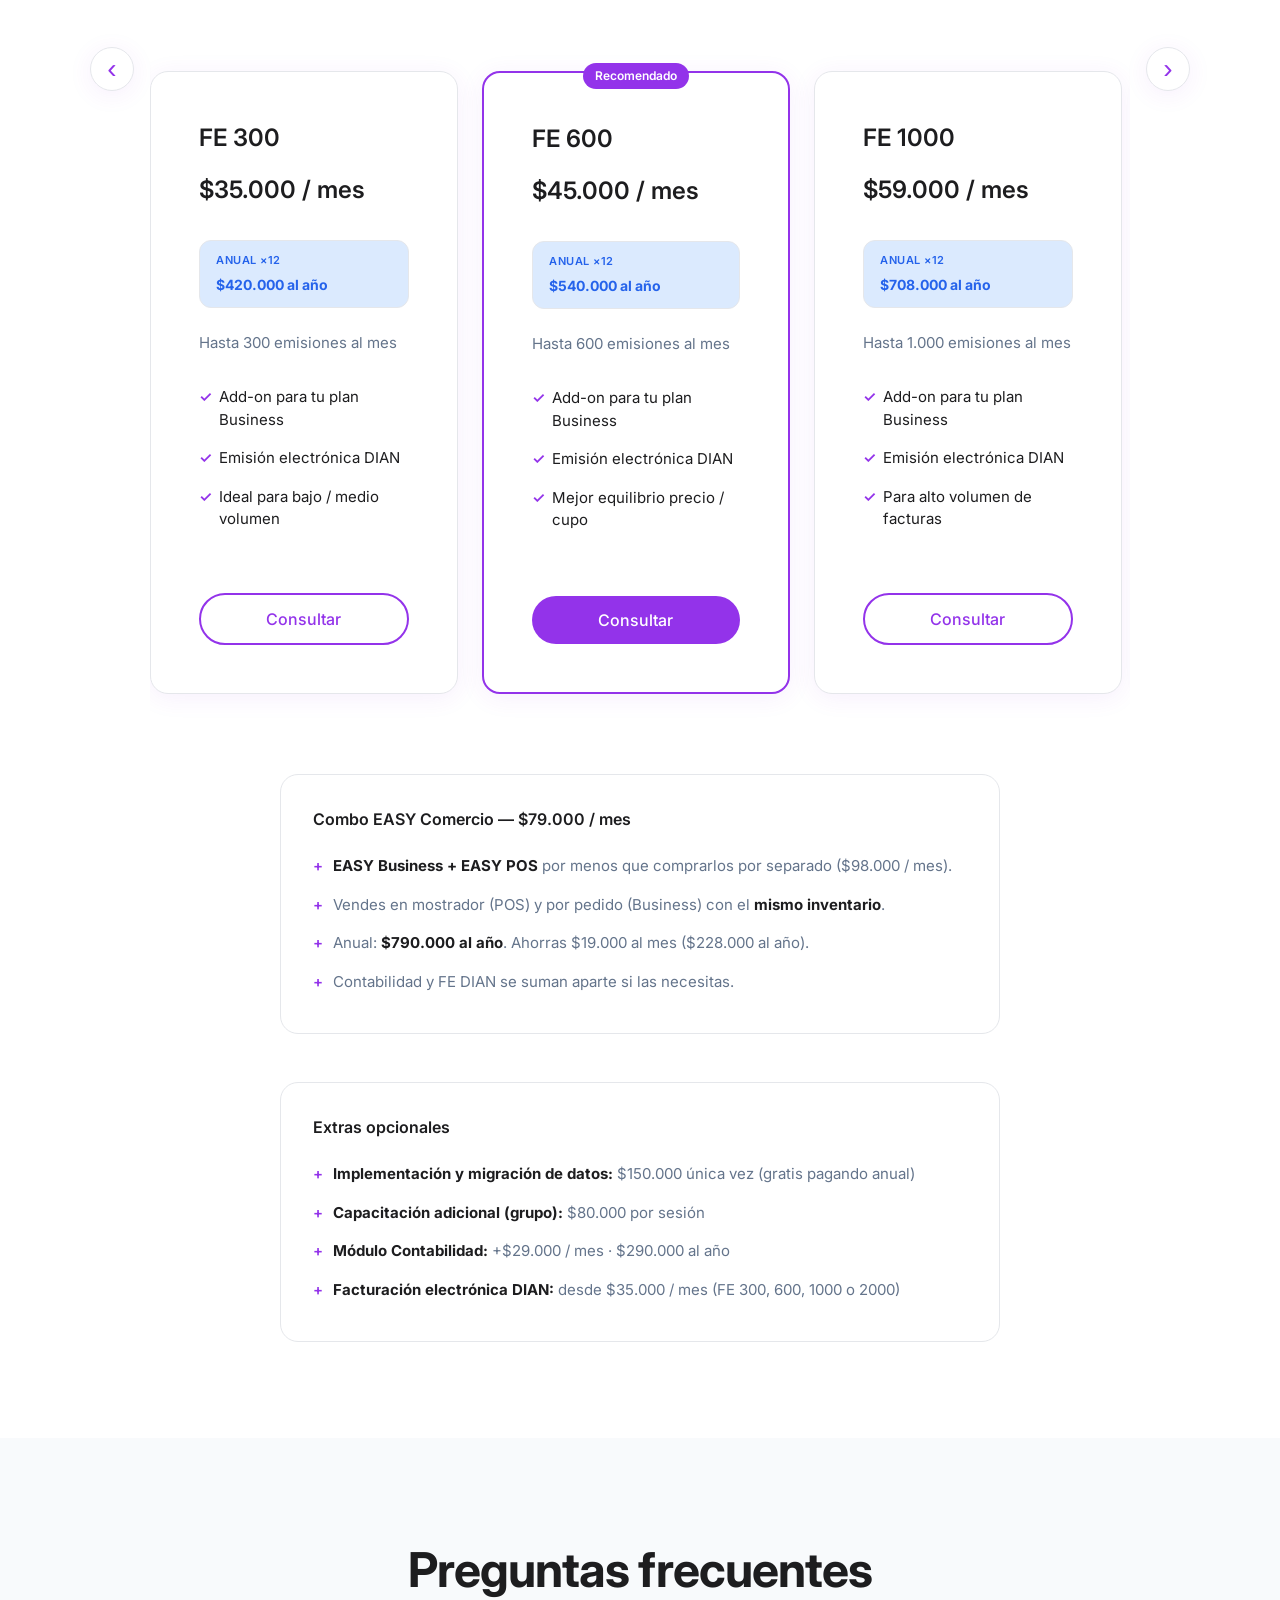
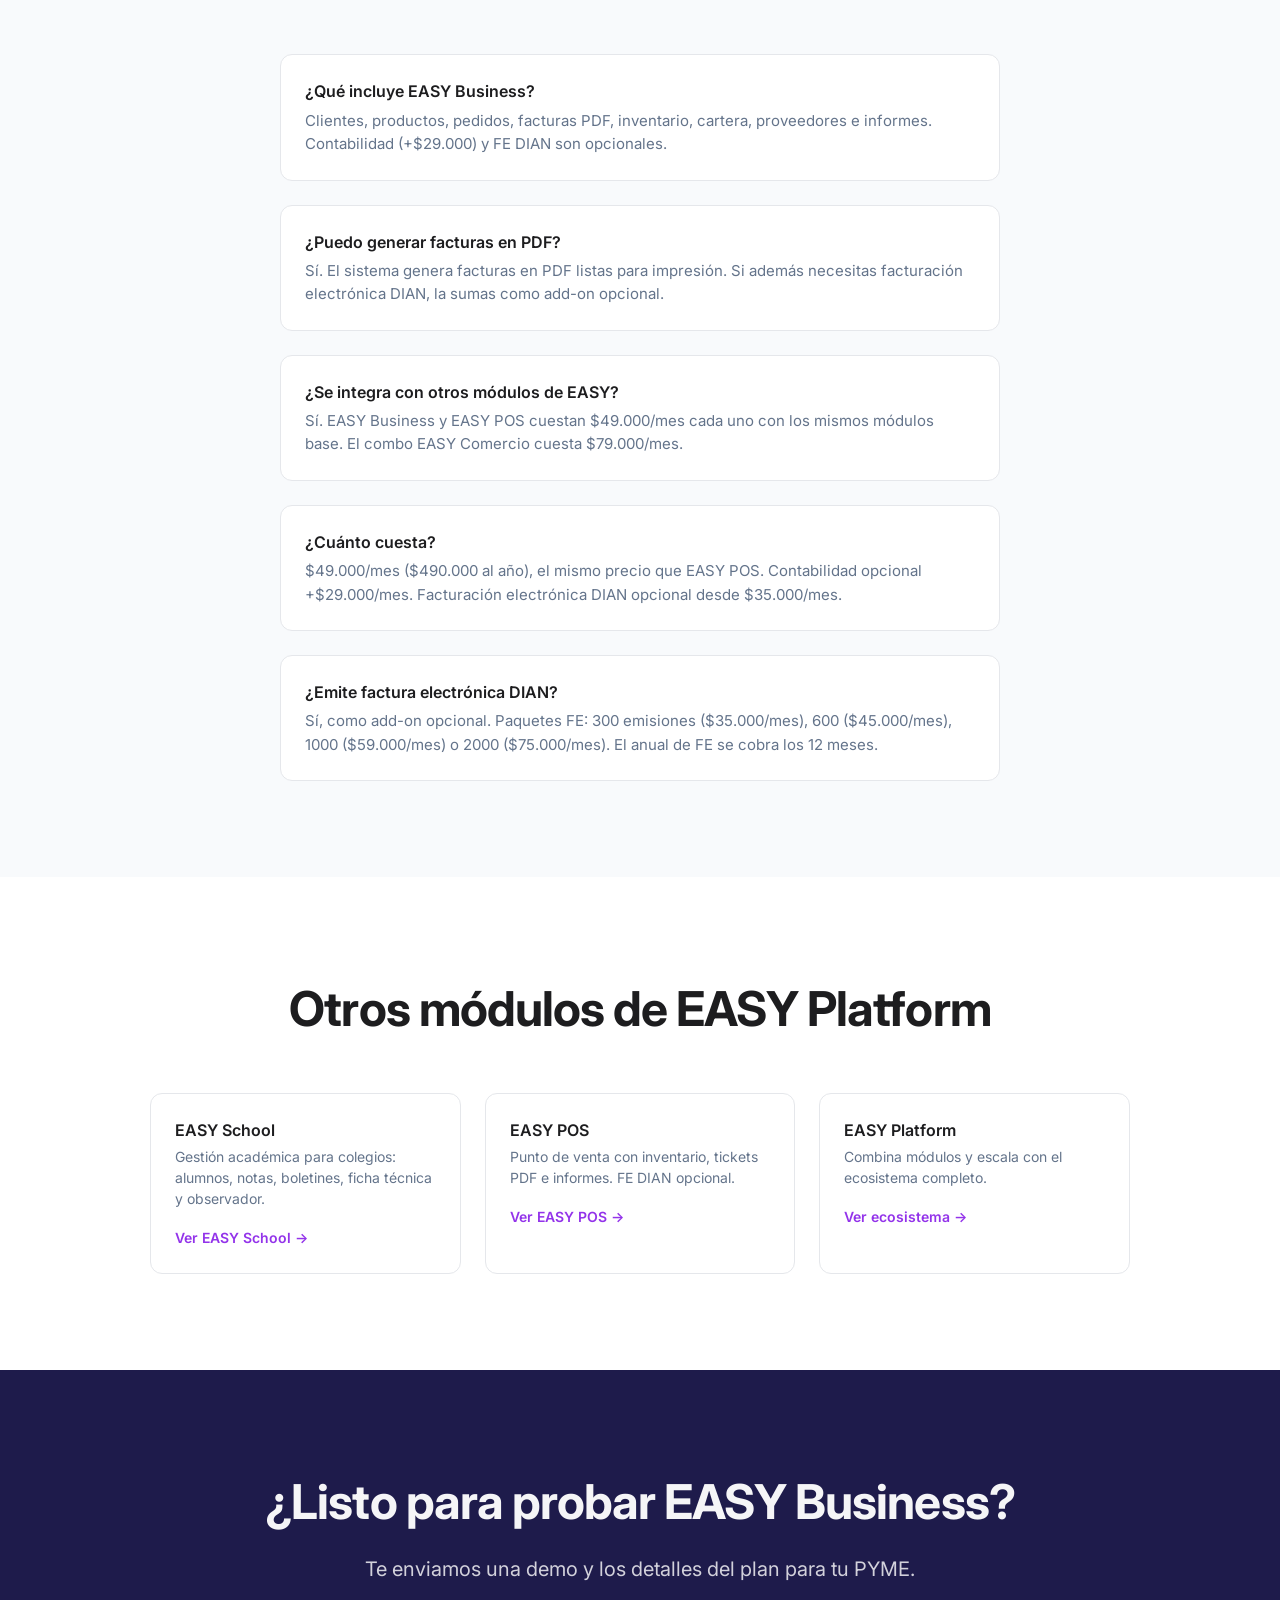
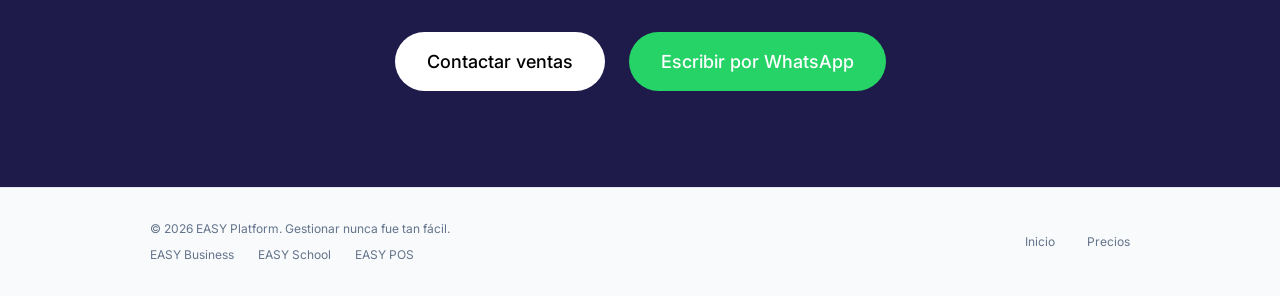
<file: easy-business/index.html>
<!DOCTYPE html>
<html lang="es">
<head>
  <meta charset="UTF-8">
  <meta name="viewport" content="width=device-width, initial-scale=1.0">
  <title>EASY Business | ERP para PYMES con inventario, cartera y facturación electrónica</title>
  <meta name="description" content="EASY Business es un ERP para PYMES en Colombia. Clientes, productos, pedidos, inventario, cartera e informes por $49.000/mes. Contabilidad y facturación electrónica DIAN opcionales.">
  <meta name="keywords" content="ERP PYMES Colombia, software inventario, cuentas por cobrar, facturas PDF, facturación electrónica DIAN, gestión de cartera, EASY Business">
  <meta name="author" content="EASY Platform">
  <meta name="robots" content="index, follow">
  <link rel="canonical" href="https://proyectoeasy.net/easy-business/">

  <link rel="icon" href="../assets/favicon.ico" sizes="any">
  <link rel="shortcut icon" href="../assets/favicon.ico">
  <link rel="apple-touch-icon" href="../assets/favicon.ico">

  <meta property="og:type" content="website">
  <meta property="og:locale" content="es_CO">
  <meta property="og:site_name" content="EASY Platform">
  <meta property="og:title" content="EASY Business | ERP para PYMES">
  <meta property="og:description" content="Centraliza clientes, inventario, ventas, cartera, facturas PDF y facturación electrónica DIAN en un solo ERP para PYMES.">
  <meta property="og:url" content="https://proyectoeasy.net/easy-business/">
  <meta property="og:image" content="https://proyectoeasy.net/assets/showcase-dashboard.png">
  <meta property="og:image:alt" content="Panel de EASY Business con ventas, recaudo y cartera">

  <meta name="twitter:card" content="summary_large_image">
  <meta name="twitter:title" content="EASY Business | ERP para PYMES">
  <meta name="twitter:description" content="ERP para PYMES: inventario, cartera, facturas PDF, facturación electrónica e informes.">
  <meta name="twitter:image" content="https://proyectoeasy.net/assets/showcase-dashboard.png">

  <link rel="preconnect" href="https://fonts.googleapis.com">
  <link rel="preconnect" href="https://fonts.gstatic.com" crossorigin>
  <link href="https://fonts.googleapis.com/css2?family=Inter:wght@300;400;500;600;700&family=Space+Grotesk:wght@500;600;700&display=swap" rel="stylesheet">
  <link rel="stylesheet" href="../styles.css?v=1.1">

  <script type="application/ld+json">
  {
    "@context": "https://schema.org",
    "@graph": [
      {
        "@type": "BreadcrumbList",
        "itemListElement": [
          { "@type": "ListItem", "position": 1, "name": "EASY Platform", "item": "https://proyectoeasy.net/" },
          { "@type": "ListItem", "position": 2, "name": "EASY Business", "item": "https://proyectoeasy.net/easy-business/" }
        ]
      },
      {
        "@type": "SoftwareApplication",
        "name": "EASY Business",
        "applicationCategory": "BusinessApplication",
        "applicationSubCategory": "ERP",
        "operatingSystem": "Web",
        "url": "https://proyectoeasy.net/easy-business/",
        "description": "ERP para PYMES con clientes, productos, pedidos, facturas PDF, inventario, cartera, proveedores e informes. Contabilidad y facturación electrónica DIAN opcionales. $49.000/mes.",
        "offers": {
          "@type": "Offer",
          "price": "49000",
          "priceCurrency": "COP"
        },
        "provider": {
          "@type": "Organization",
          "name": "EASY Platform",
          "url": "https://proyectoeasy.net/"
        }
      },
      {
        "@type": "FAQPage",
        "mainEntity": [
          {
            "@type": "Question",
            "name": "¿Qué incluye EASY Business?",
            "acceptedAnswer": {
              "@type": "Answer",
              "text": "Incluye clientes, productos, pedidos, facturas PDF, inventario, cartera, proveedores e informes. Contabilidad (+$29.000) y facturación electrónica DIAN son opcionales."
            }
          },
          {
            "@type": "Question",
            "name": "¿Puedo generar facturas en PDF?",
            "acceptedAnswer": {
              "@type": "Answer",
              "text": "Sí. EASY Business genera facturas en PDF listas para impresión y entrega al cliente. Si necesitas facturación electrónica DIAN, puedes sumarla como add-on opcional."
            }
          },
          {
            "@type": "Question",
            "name": "¿Cuánto cuesta EASY Business?",
            "acceptedAnswer": {
              "@type": "Answer",
              "text": "EASY Business cuesta $49.000/mes ($490.000 al año), el mismo precio que EASY POS y con los mismos módulos base. Contabilidad opcional +$29.000/mes. FE DIAN opcional desde $35.000/mes."
            }
          },
          {
            "@type": "Question",
            "name": "¿EASY Business emite factura electrónica DIAN?",
            "acceptedAnswer": {
              "@type": "Answer",
              "text": "Sí, como add-on opcional. Paquetes FE: 300 emisiones ($35.000/mes), 600 ($45.000/mes), 1000 ($59.000/mes) o 2000 ($75.000/mes). El anual de FE se cobra los 12 meses."
            }
          }
        ]
      }
    ]
  }
  </script>
</head>
<body>
  <nav class="nav" id="nav">
    <div class="nav-inner">
      <a href="../" class="nav-logo">
        <img src="../assets/logo_horizontal.png" alt="EASY Platform" class="nav-logo-img" width="120" height="32" />
      </a>
      <ul class="nav-links">
        <li><a href="../#ecosistema">Ecosistema</a></li>
        <li><a href="../#soluciones">Soluciones</a></li>
        <li><a href="#funcionalidades">Funcionalidades</a></li>
        <li><a href="#precio">Precio</a></li>
        <li><a href="#faq">FAQ</a></li>
      </ul>
      <div class="nav-ctas">
        <a href="https://app.proyectoeasy.net/" target="_blank" rel="noopener noreferrer" class="nav-cta nav-cta-acceder">Acceder</a>
        <a href="#contacto" class="nav-cta">Consultar</a>
      </div>
    </div>
  </nav>

  <header class="module-hero module-hero-business">
    <div class="module-hero-content">
      <p class="module-breadcrumb"><a href="../">Inicio</a> / EASY Business</p>
      <p class="module-badge module-badge-business">ERP para PYMES</p>
      <h1>Software ERP para PYMES: inventario, cartera y facturación electrónica</h1>
      <p class="module-hero-lead">EASY Business centraliza la operación de tu negocio en un solo sistema. Controla ventas, stock y cuentas por cobrar, genera facturas en PDF y suma facturación electrónica DIAN cuando la necesites.</p>
      <div class="module-hero-ctas">
        <a href="#contacto" class="btn btn-primary">Solicitar demo</a>
        <a href="https://app.proyectoeasy.net/" target="_blank" rel="noopener noreferrer" class="btn btn-secondary">Acceder</a>
      </div>
    </div>
    <div class="module-hero-visual">
      <img src="../assets/showcase-dashboard.png" alt="Dashboard de EASY Business con ventas, recaudo, cartera y tendencias" width="600" height="400" />
    </div>
  </header>

  <section class="module-features" id="funcionalidades">
    <div class="module-features-inner">
      <h2 class="section-title">Todo lo que necesita tu PYME en un solo ERP</h2>
      <p class="section-desc">Módulos integrados para operar el día a día y tomar decisiones con datos reales.</p>
      <div class="module-features-grid">
        <article class="module-feature-item">
          <h3>Clientes</h3>
          <p>Ficha completa, historial de compras y seguimiento comercial por cliente.</p>
        </article>
        <article class="module-feature-item">
          <h3>Productos y pedidos</h3>
          <p>Catálogo con precios, categorías y registro de pedidos con seguimiento.</p>
        </article>
        <article class="module-feature-item">
          <h3>Facturas PDF</h3>
          <p>Genera facturas en PDF listas para impresión y entrega al cliente.</p>
        </article>
        <article class="module-feature-item">
          <h3>Facturación electrónica</h3>
          <p>Emisión DIAN opcional según el volumen de facturas de tu negocio.</p>
        </article>
        <article class="module-feature-item">
          <h3>Inventario</h3>
          <p>Control de stock, entradas, salidas y alertas cuando el inventario baja.</p>
        </article>
        <article class="module-feature-item">
          <h3>Cartera</h3>
          <p>Cuentas por cobrar, seguimiento de pagos y visibilidad de cartera vencida.</p>
        </article>
        <article class="module-feature-item">
          <h3>Proveedores</h3>
          <p>Gestión de proveedores y registro de compras en el mismo sistema.</p>
        </article>
        <article class="module-feature-item">
          <h3>Informes de ventas</h3>
          <p>Reportes y tendencias para entender el desempeño comercial.</p>
        </article>
        <article class="module-feature-item">
          <h3>Informes de inventario</h3>
          <p>Análisis de movimientos y stock para planificar compras.</p>
        </article>
        <article class="module-feature-item">
          <h3>Contabilidad (opcional)</h3>
          <p>Módulo adicional (+$29.000/mes): reportes contables, terceros y plan de cuentas.</p>
        </article>
      </div>
    </div>
  </section>

  <section class="module-pricing-section" id="precio">
    <div class="module-pricing-inner-wide">
      <h2 class="section-title">Plan EASY Business</h2>
      <p class="section-desc">$49.000/mes — mismo precio y mismos módulos base que EASY POS. Contabilidad y FE DIAN opcionales.</p>
      <div class="easy-carousel" data-easy-carousel>
        <button type="button" class="easy-carousel-nav" aria-label="Ver plan anterior" data-easy-carousel-prev>
          <span aria-hidden="true">‹</span>
        </button>
        <div class="easy-carousel-track" data-easy-carousel-track tabindex="0" role="region" aria-label="Plan EASY Business">
          <div class="pricing-card pricing-card-featured">
            <span class="badge">Popular</span>
            <h3>EASY Business</h3>
            <div class="price">
              <span class="price-custom">$49.000 / mes</span>
            </div>
            <p class="price-annual">
              <span class="price-annual-badge">Anual</span>
              <strong>$490.000 al año</strong> (2 meses gratis)
            </p>
            <p class="price-desc">ERP comercial con los mismos módulos base que POS</p>
            <ul class="price-features">
              <li>Clientes, productos, pedidos e inventario</li>
              <li>Cartera, proveedores e informes</li>
              <li>Facturas en PDF</li>
              <li>Financiación y multisucursal / bodegas</li>
              <li>Contabilidad opcional (+$29.000 / mes)</li>
              <li>Facturación electrónica DIAN opcional</li>
              <li>Soporte en español</li>
            </ul>
            <a href="#contacto" class="btn btn-primary">Consultar</a>
          </div>
        </div>
        <button type="button" class="easy-carousel-nav" aria-label="Ver plan siguiente" data-easy-carousel-next>
          <span aria-hidden="true">›</span>
        </button>
      </div>
      <div class="school-pricing-block" id="planes-fe">
        <h3 class="section-title">Facturación electrónica DIAN (opcional)</h3>
        <p class="section-desc">Si no la necesitas, contratas solo el plan Business. El anual de FE se cobra los 12 meses (sin 2 meses gratis).</p>
        <div class="easy-carousel" data-easy-carousel>
          <button type="button" class="easy-carousel-nav" aria-label="Paquete FE anterior" data-easy-carousel-prev>
            <span aria-hidden="true">‹</span>
          </button>
          <div class="easy-carousel-track" data-easy-carousel-track tabindex="0" role="region" aria-label="Paquetes de facturación electrónica">
            <div class="pricing-card">
              <h3>FE 300</h3>
              <div class="price">
                <span class="price-custom">$35.000 / mes</span>
              </div>
              <p class="price-annual">
                <span class="price-annual-badge">Anual ×12</span>
                <strong>$420.000 al año</strong>
              </p>
              <p class="price-desc">Hasta 300 emisiones al mes</p>
              <ul class="price-features">
                <li>Add-on para tu plan Business</li>
                <li>Emisión electrónica DIAN</li>
                <li>Ideal para bajo / medio volumen</li>
              </ul>
              <a href="#contacto" class="btn btn-outline">Consultar</a>
            </div>
            <div class="pricing-card pricing-card-featured">
              <span class="badge">Recomendado</span>
              <h3>FE 600</h3>
              <div class="price">
                <span class="price-custom">$45.000 / mes</span>
              </div>
              <p class="price-annual">
                <span class="price-annual-badge">Anual ×12</span>
                <strong>$540.000 al año</strong>
              </p>
              <p class="price-desc">Hasta 600 emisiones al mes</p>
              <ul class="price-features">
                <li>Add-on para tu plan Business</li>
                <li>Emisión electrónica DIAN</li>
                <li>Mejor equilibrio precio / cupo</li>
              </ul>
              <a href="#contacto" class="btn btn-primary">Consultar</a>
            </div>
            <div class="pricing-card">
              <h3>FE 1000</h3>
              <div class="price">
                <span class="price-custom">$59.000 / mes</span>
              </div>
              <p class="price-annual">
                <span class="price-annual-badge">Anual ×12</span>
                <strong>$708.000 al año</strong>
              </p>
              <p class="price-desc">Hasta 1.000 emisiones al mes</p>
              <ul class="price-features">
                <li>Add-on para tu plan Business</li>
                <li>Emisión electrónica DIAN</li>
                <li>Para alto volumen de facturas</li>
              </ul>
              <a href="#contacto" class="btn btn-outline">Consultar</a>
            </div>
            <div class="pricing-card">
              <h3>FE 2000</h3>
              <div class="price">
                <span class="price-custom">$75.000 / mes</span>
              </div>
              <p class="price-annual">
                <span class="price-annual-badge">Anual ×12</span>
                <strong>$900.000 al año</strong>
              </p>
              <p class="price-desc">Hasta 2.000 emisiones al mes</p>
              <ul class="price-features">
                <li>Add-on para tu plan Business</li>
                <li>Emisión electrónica DIAN</li>
                <li>Para operaciones de muy alto volumen</li>
              </ul>
              <a href="#contacto" class="btn btn-outline">Consultar</a>
            </div>
          </div>
          <button type="button" class="easy-carousel-nav" aria-label="Paquete FE siguiente" data-easy-carousel-next>
            <span aria-hidden="true">›</span>
          </button>
        </div>
      </div>
      <div class="school-pricing-extras">
        <h4>Combo EASY Comercio — $79.000 / mes</h4>
        <ul>
          <li><strong>EASY Business + EASY POS</strong> por menos que comprarlos por separado ($98.000 / mes).</li>
          <li>Vendes en mostrador (POS) y por pedido (Business) con el <strong>mismo inventario</strong>.</li>
          <li>Anual: <strong>$790.000 al año</strong>. Ahorras $19.000 al mes ($228.000 al año).</li>
          <li>Contabilidad y FE DIAN se suman aparte si las necesitas.</li>
        </ul>
      </div>
      <div class="school-pricing-extras">
        <h4>Extras opcionales</h4>
        <ul>
          <li><strong>Implementación y migración de datos:</strong> $150.000 única vez (gratis pagando anual)</li>
          <li><strong>Capacitación adicional (grupo):</strong> $80.000 por sesión</li>
          <li><strong>Módulo Contabilidad:</strong> +$29.000 / mes · $290.000 al año</li>
          <li><strong>Facturación electrónica DIAN:</strong> desde $35.000 / mes (FE 300, 600, 1000 o 2000)</li>
        </ul>
      </div>
    </div>
  </section>

  <section class="module-faq" id="faq">
    <div class="module-faq-inner">
      <h2 class="section-title">Preguntas frecuentes</h2>
      <div class="module-faq-list">
        <article class="module-faq-item">
          <h3>¿Qué incluye EASY Business?</h3>
          <p>Clientes, productos, pedidos, facturas PDF, inventario, cartera, proveedores e informes. Contabilidad (+$29.000) y FE DIAN son opcionales.</p>
        </article>
        <article class="module-faq-item">
          <h3>¿Puedo generar facturas en PDF?</h3>
          <p>Sí. El sistema genera facturas en PDF listas para impresión. Si además necesitas facturación electrónica DIAN, la sumas como add-on opcional.</p>
        </article>
        <article class="module-faq-item">
          <h3>¿Se integra con otros módulos de EASY?</h3>
          <p>Sí. EASY Business y EASY POS cuestan $49.000/mes cada uno con los mismos módulos base. El combo EASY Comercio cuesta $79.000/mes.</p>
        </article>
        <article class="module-faq-item">
          <h3>¿Cuánto cuesta?</h3>
          <p>$49.000/mes ($490.000 al año), el mismo precio que EASY POS. Contabilidad opcional +$29.000/mes. Facturación electrónica DIAN opcional desde $35.000/mes.</p>
        </article>
        <article class="module-faq-item">
          <h3>¿Emite factura electrónica DIAN?</h3>
          <p>Sí, como add-on opcional. Paquetes FE: 300 emisiones ($35.000/mes), 600 ($45.000/mes), 1000 ($59.000/mes) o 2000 ($75.000/mes). El anual de FE se cobra los 12 meses.</p>
        </article>
      </div>
    </div>
  </section>

  <section class="module-related">
    <div class="module-related-inner">
      <h2 class="section-title">Otros módulos de EASY Platform</h2>
      <div class="module-related-grid">
        <a href="../easy-school/" class="module-related-card">
          <h3>EASY School</h3>
          <p>Gestión académica para colegios: alumnos, notas, boletines, ficha técnica y observador.</p>
          <span class="module-related-link">Ver EASY School →</span>
        </a>
        <a href="../easy-pos/" class="module-related-card">
          <h3>EASY POS</h3>
          <p>Punto de venta con inventario, tickets PDF e informes. FE DIAN opcional.</p>
          <span class="module-related-link">Ver EASY POS →</span>
        </a>
        <a href="../" class="module-related-card">
          <h3>EASY Platform</h3>
          <p>Combina módulos y escala con el ecosistema completo.</p>
          <span class="module-related-link">Ver ecosistema →</span>
        </a>
      </div>
    </div>
  </section>

  <section class="cta-section" id="contacto">
    <div class="cta-content">
      <h2>¿Listo para probar EASY Business?</h2>
      <p>Te enviamos una demo y los detalles del plan para tu PYME.</p>
      <div class="cta-actions">
        <a href="mailto:email.proyectoeasy@gmail.com?subject=Consulta%20EASY%20Business" class="btn btn-primary btn-large">Contactar ventas</a>
        <a href="https://wa.me/573117741004?text=Hola%2C%20quiero%20informaci%C3%B3n%20sobre%20EASY%20Business" target="_blank" rel="noopener noreferrer" class="btn btn-whatsapp btn-large">Escribir por WhatsApp</a>
      </div>
    </div>
  </section>

  <footer class="footer">
    <div class="footer-inner">
      <div>
        <p class="footer-copy">© 2026 EASY Platform. Gestionar nunca fue tan fácil.</p>
        <nav class="footer-modules" aria-label="Módulos">
          <a href="../easy-business/">EASY Business</a>
          <a href="../easy-school/">EASY School</a>
          <a href="../easy-pos/">EASY POS</a>
        </nav>
      </div>
      <div class="footer-links">
        <a href="../">Inicio</a>
        <a href="../#precios">Precios</a>
      </div>
    </div>
  </footer>

  <script src="../script.js?v=1.1"></script>
</body>
</html>
</file>
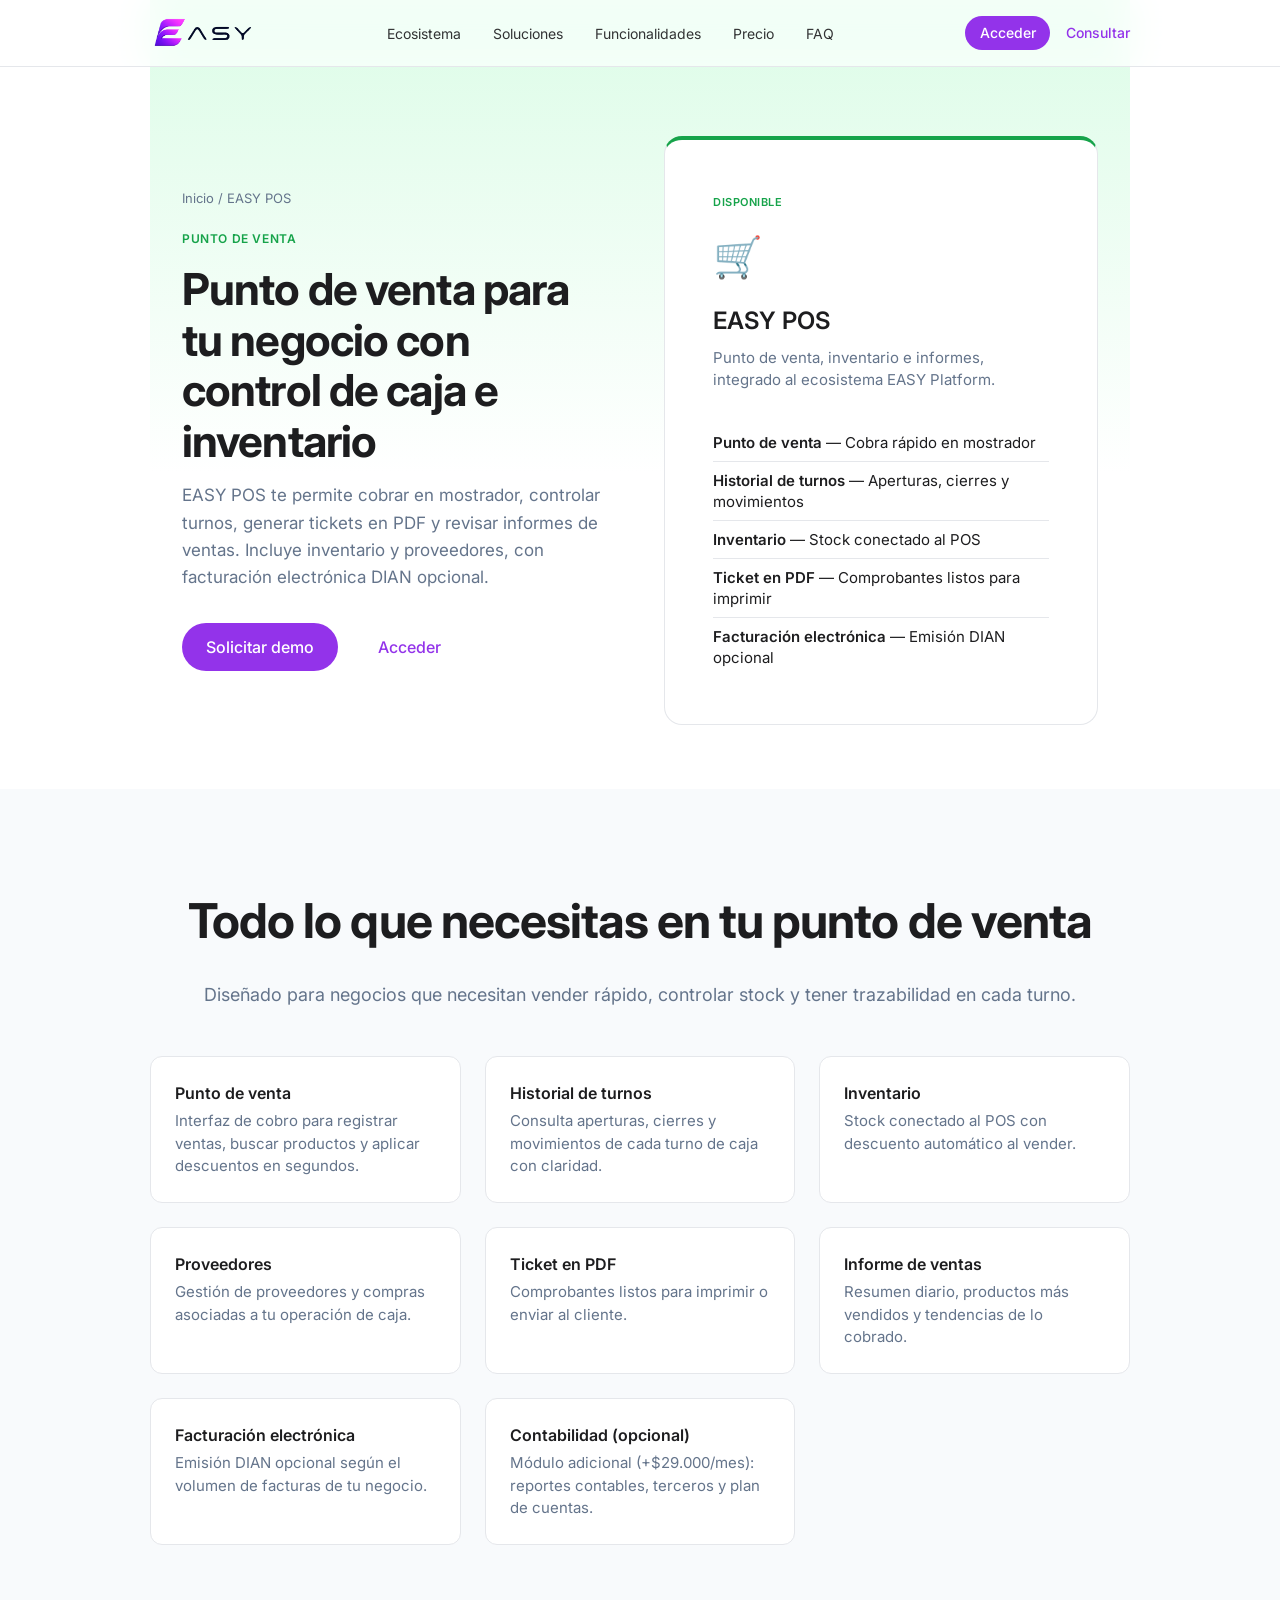
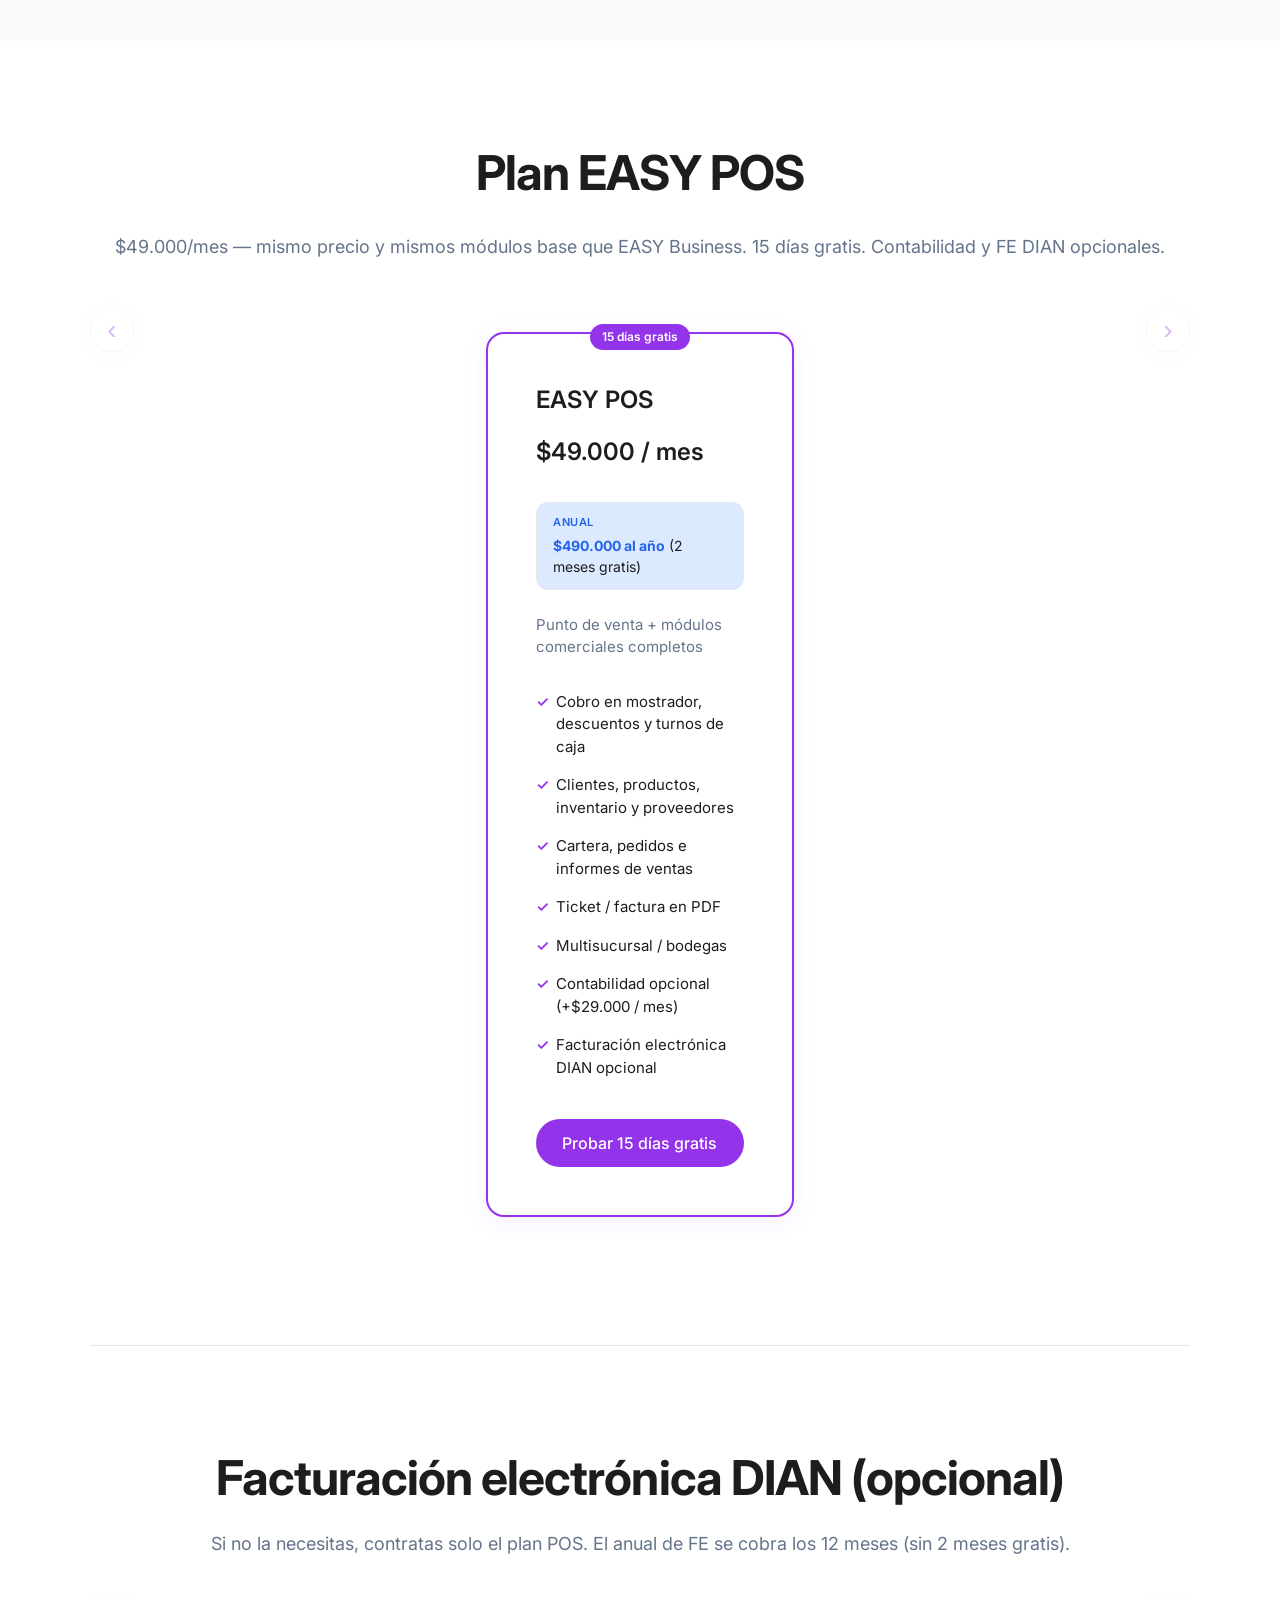
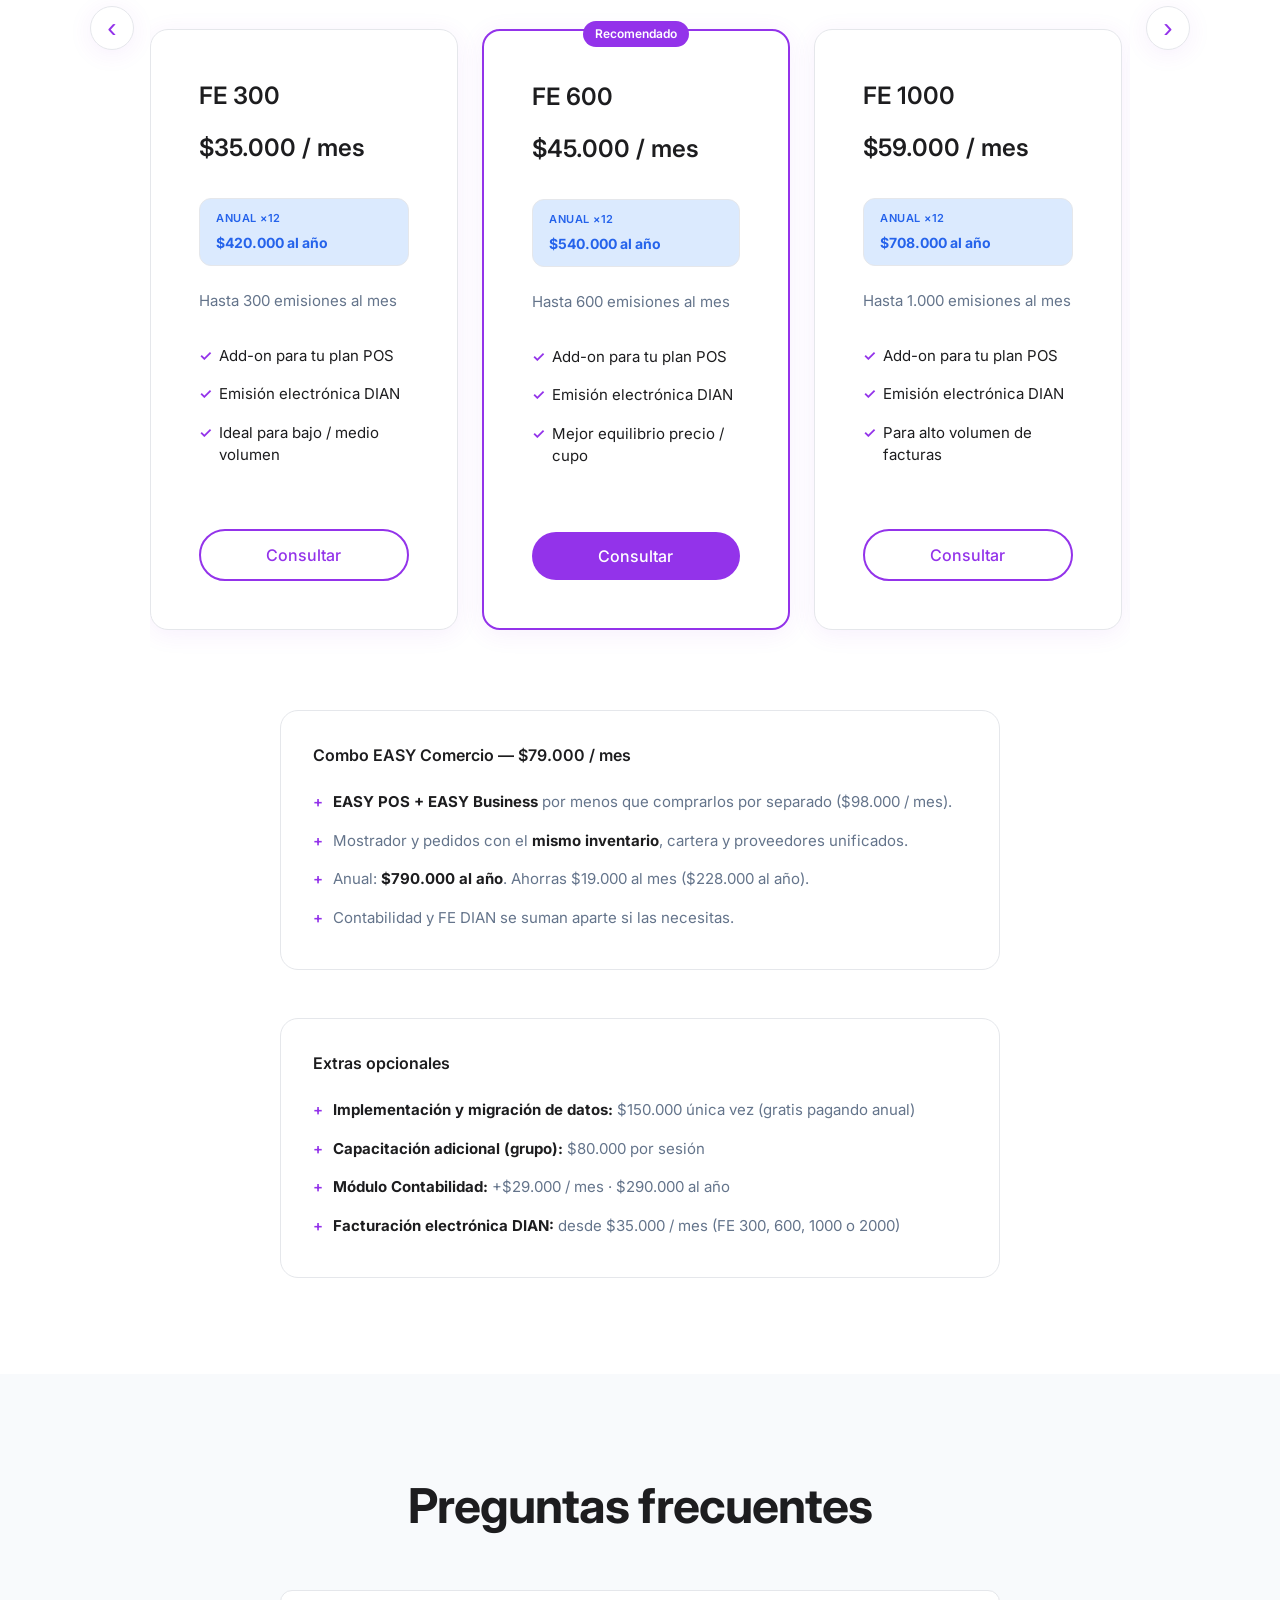
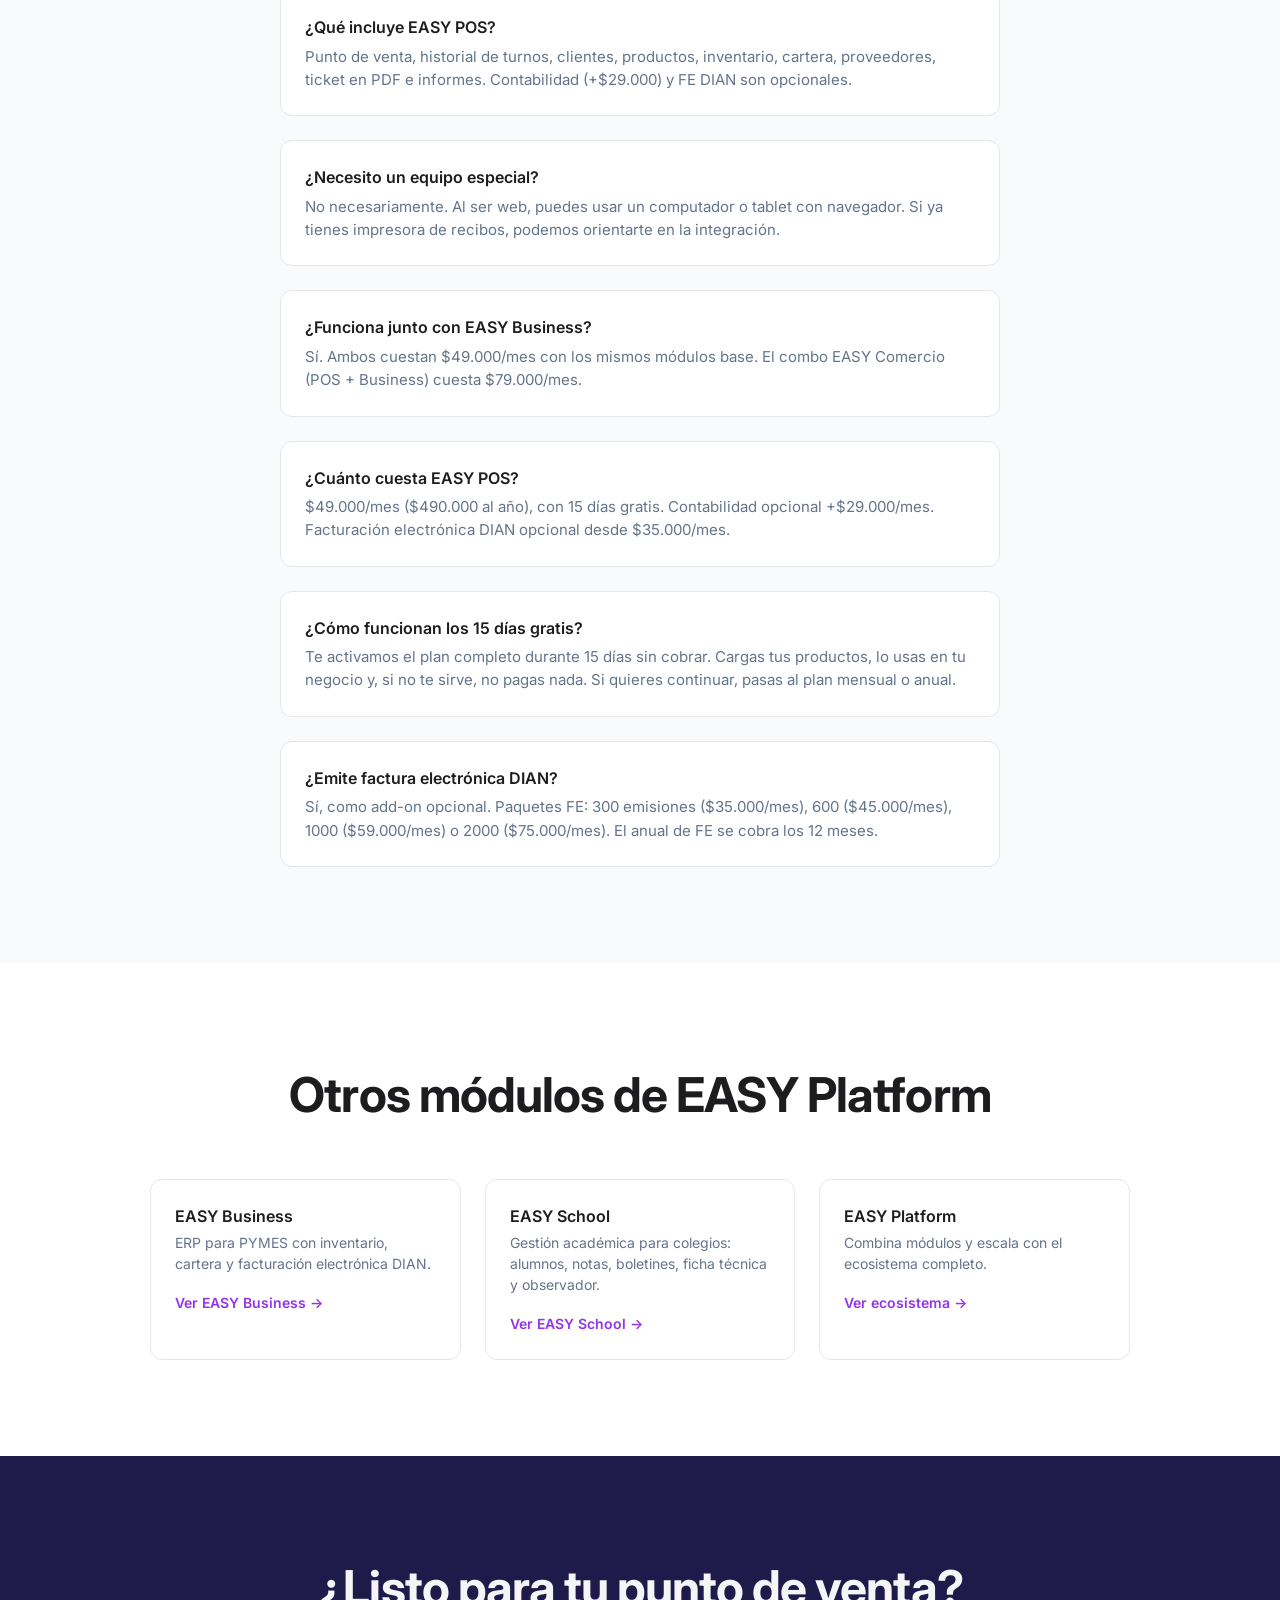
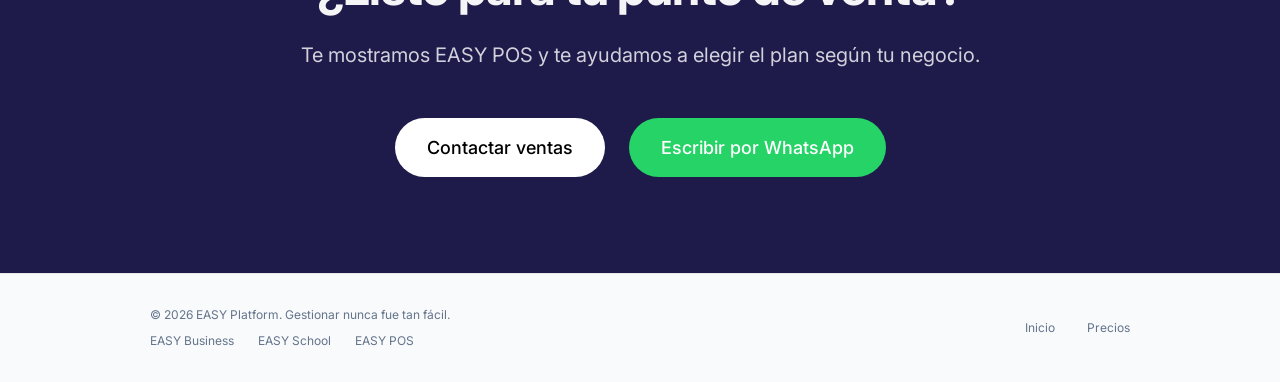
<file: easy-pos/index.html>
<!DOCTYPE html>
<html lang="es">
<head>
  <meta charset="UTF-8">
  <meta name="viewport" content="width=device-width, initial-scale=1.0">
  <title>EASY POS | Punto de venta, inventario y facturación electrónica</title>
  <meta name="description" content="EASY POS: punto de venta web para negocios en Colombia. Cobro en mostrador, turnos de caja, inventario, ticket PDF, informes de ventas y facturación electrónica DIAN opcional. 15 días gratis del plan Negocio.">
  <meta name="keywords" content="punto de venta, POS Colombia, software caja, turnos de caja, facturación electrónica DIAN, inventario POS, EASY POS, ventas mostrador">
  <meta name="author" content="EASY Platform">
  <meta name="robots" content="index, follow">
  <link rel="canonical" href="https://proyectoeasy.net/easy-pos/">

  <link rel="icon" href="../assets/favicon.ico" sizes="any">
  <link rel="shortcut icon" href="../assets/favicon.ico">
  <link rel="apple-touch-icon" href="../assets/favicon.ico">

  <meta property="og:type" content="website">
  <meta property="og:locale" content="es_CO">
  <meta property="og:site_name" content="EASY Platform">
  <meta property="og:title" content="EASY POS | Punto de venta para negocios">
  <meta property="og:description" content="Cobra en mostrador, controla turnos, inventario, tickets PDF e informes. Facturación electrónica DIAN opcional.">
  <meta property="og:url" content="https://proyectoeasy.net/easy-pos/">
  <meta property="og:image" content="https://proyectoeasy.net/assets/showcase-dashboard.png">
  <meta property="og:image:alt" content="EASY POS — punto de venta del ecosistema EASY Platform">

  <meta name="twitter:card" content="summary_large_image">
  <meta name="twitter:title" content="EASY POS | Punto de venta">
  <meta name="twitter:description" content="Punto de venta con inventario, tickets PDF, informes y facturación electrónica opcional.">
  <meta name="twitter:image" content="https://proyectoeasy.net/assets/showcase-dashboard.png">

  <link rel="preconnect" href="https://fonts.googleapis.com">
  <link rel="preconnect" href="https://fonts.gstatic.com" crossorigin>
  <link href="https://fonts.googleapis.com/css2?family=Inter:wght@300;400;500;600;700&family=Space+Grotesk:wght@500;600;700&display=swap" rel="stylesheet">
  <link rel="stylesheet" href="../styles.css?v=1.1">

  <script type="application/ld+json">
  {
    "@context": "https://schema.org",
    "@graph": [
      {
        "@type": "BreadcrumbList",
        "itemListElement": [
          { "@type": "ListItem", "position": 1, "name": "EASY Platform", "item": "https://proyectoeasy.net/" },
          { "@type": "ListItem", "position": 2, "name": "EASY POS", "item": "https://proyectoeasy.net/easy-pos/" }
        ]
      },
      {
        "@type": "SoftwareApplication",
        "name": "EASY POS",
        "applicationCategory": "BusinessApplication",
        "applicationSubCategory": "Point of Sale",
        "operatingSystem": "Web",
        "url": "https://proyectoeasy.net/easy-pos/",
        "description": "Punto de venta con cobro, historial de turnos, inventario, ticket PDF e informes. Contabilidad y facturación electrónica DIAN opcionales. 15 días gratis. $49.000/mes.",
        "offers": {
          "@type": "Offer",
          "price": "49000",
          "priceCurrency": "COP"
        },
        "provider": {
          "@type": "Organization",
          "name": "EASY Platform",
          "url": "https://proyectoeasy.net/"
        }
      },
      {
        "@type": "FAQPage",
        "mainEntity": [
          {
            "@type": "Question",
            "name": "¿Qué incluye EASY POS?",
            "acceptedAnswer": {
              "@type": "Answer",
              "text": "Incluye punto de venta, historial de turnos, clientes, productos, inventario, cartera, proveedores, ticket en PDF e informes. Contabilidad (+$29.000) y facturación electrónica DIAN son opcionales."
            }
          },
          {
            "@type": "Question",
            "name": "¿Necesito instalar software?",
            "acceptedAnswer": {
              "@type": "Answer",
              "text": "No. EASY POS funciona en el navegador web. Solo necesitas conexión a internet y acceso a tu cuenta de EASY Platform."
            }
          },
          {
            "@type": "Question",
            "name": "¿Se integra con EASY Business?",
            "acceptedAnswer": {
              "@type": "Answer",
              "text": "Sí. Ambos cuestan $49.000/mes con los mismos módulos base. El combo EASY Comercio (POS + Business) cuesta $79.000/mes."
            }
          },
          {
            "@type": "Question",
            "name": "¿Cuánto cuesta EASY POS?",
            "acceptedAnswer": {
              "@type": "Answer",
              "text": "EASY POS cuesta $49.000/mes ($490.000 al año). Incluye 15 días gratis. Contabilidad opcional +$29.000/mes. Facturación electrónica DIAN opcional desde $35.000/mes."
            }
          },
          {
            "@type": "Question",
            "name": "¿Emite factura electrónica DIAN?",
            "acceptedAnswer": {
              "@type": "Answer",
              "text": "Sí, como add-on opcional. Paquetes FE: 300 emisiones ($35.000/mes), 600 ($45.000/mes), 1000 ($59.000/mes) o 2000 ($75.000/mes). El anual de FE se cobra los 12 meses."
            }
          }
        ]
      }
    ]
  }
  </script>
</head>
<body>
  <nav class="nav" id="nav">
    <div class="nav-inner">
      <a href="../" class="nav-logo">
        <img src="../assets/logo_horizontal.png" alt="EASY Platform" class="nav-logo-img" width="120" height="32" />
      </a>
      <ul class="nav-links">
        <li><a href="../#ecosistema">Ecosistema</a></li>
        <li><a href="../#soluciones">Soluciones</a></li>
        <li><a href="#funcionalidades">Funcionalidades</a></li>
        <li><a href="#precio">Precio</a></li>
        <li><a href="#faq">FAQ</a></li>
      </ul>
      <div class="nav-ctas">
        <a href="https://app.proyectoeasy.net/" target="_blank" rel="noopener noreferrer" class="nav-cta nav-cta-acceder">Acceder</a>
        <a href="#contacto" class="nav-cta">Consultar</a>
      </div>
    </div>
  </nav>

  <header class="module-hero module-hero-pos">
    <div class="module-hero-content">
      <p class="module-breadcrumb"><a href="../">Inicio</a> / EASY POS</p>
      <p class="module-badge module-badge-pos">Punto de venta</p>
      <h1>Punto de venta para tu negocio con control de caja e inventario</h1>
      <p class="module-hero-lead">EASY POS te permite cobrar en mostrador, controlar turnos, generar tickets en PDF y revisar informes de ventas. Incluye inventario y proveedores, con facturación electrónica DIAN opcional.</p>
      <div class="module-hero-ctas">
        <a href="#contacto" class="btn btn-primary">Solicitar demo</a>
        <a href="https://app.proyectoeasy.net/" target="_blank" rel="noopener noreferrer" class="btn btn-secondary">Acceder</a>
      </div>
    </div>
    <div class="module-hero-visual">
      <div class="enfoque-card enfoque-pos module-hero-card">
        <div class="enfoque-header">
          <span class="enfoque-tag enfoque-tag-pos">Disponible</span>
          <span class="enfoque-icon">🛒</span>
          <h3>EASY POS</h3>
          <p>Punto de venta, inventario e informes, integrado al ecosistema EASY Platform.</p>
        </div>
        <ul class="enfoque-features">
          <li><strong>Punto de venta</strong> — Cobra rápido en mostrador</li>
          <li><strong>Historial de turnos</strong> — Aperturas, cierres y movimientos</li>
          <li><strong>Inventario</strong> — Stock conectado al POS</li>
          <li><strong>Ticket en PDF</strong> — Comprobantes listos para imprimir</li>
          <li><strong>Facturación electrónica</strong> — Emisión DIAN opcional</li>
        </ul>
      </div>
    </div>
  </header>

  <section class="module-features" id="funcionalidades">
    <div class="module-features-inner">
      <h2 class="section-title">Todo lo que necesitas en tu punto de venta</h2>
      <p class="section-desc">Diseñado para negocios que necesitan vender rápido, controlar stock y tener trazabilidad en cada turno.</p>
      <div class="module-features-grid">
        <article class="module-feature-item">
          <h3>Punto de venta</h3>
          <p>Interfaz de cobro para registrar ventas, buscar productos y aplicar descuentos en segundos.</p>
        </article>
        <article class="module-feature-item">
          <h3>Historial de turnos</h3>
          <p>Consulta aperturas, cierres y movimientos de cada turno de caja con claridad.</p>
        </article>
        <article class="module-feature-item">
          <h3>Inventario</h3>
          <p>Stock conectado al POS con descuento automático al vender.</p>
        </article>
        <article class="module-feature-item">
          <h3>Proveedores</h3>
          <p>Gestión de proveedores y compras asociadas a tu operación de caja.</p>
        </article>
        <article class="module-feature-item">
          <h3>Ticket en PDF</h3>
          <p>Comprobantes listos para imprimir o enviar al cliente.</p>
        </article>
        <article class="module-feature-item">
          <h3>Informe de ventas</h3>
          <p>Resumen diario, productos más vendidos y tendencias de lo cobrado.</p>
        </article>
        <article class="module-feature-item">
          <h3>Facturación electrónica</h3>
          <p>Emisión DIAN opcional según el volumen de facturas de tu negocio.</p>
        </article>
        <article class="module-feature-item">
          <h3>Contabilidad (opcional)</h3>
          <p>Módulo adicional (+$29.000/mes): reportes contables, terceros y plan de cuentas.</p>
        </article>
      </div>
    </div>
  </section>

  <section class="module-pricing-section" id="precio">
    <div class="module-pricing-inner-wide">
      <h2 class="section-title">Plan EASY POS</h2>
      <p class="section-desc">$49.000/mes — mismo precio y mismos módulos base que EASY Business. 15 días gratis. Contabilidad y FE DIAN opcionales.</p>
      <div class="easy-carousel" data-easy-carousel>
        <button type="button" class="easy-carousel-nav" aria-label="Ver plan anterior" data-easy-carousel-prev>
          <span aria-hidden="true">‹</span>
        </button>
        <div class="easy-carousel-track" data-easy-carousel-track tabindex="0" role="region" aria-label="Plan EASY POS">
          <div class="pricing-card pricing-card-featured">
            <span class="badge">15 días gratis</span>
            <h3>EASY POS</h3>
            <div class="price">
              <span class="price-custom">$49.000 / mes</span>
            </div>
            <p class="price-annual">
              <span class="price-annual-badge">Anual</span>
              <strong>$490.000 al año</strong> (2 meses gratis)
            </p>
            <p class="price-desc">Punto de venta + módulos comerciales completos</p>
            <ul class="price-features">
              <li>Cobro en mostrador, descuentos y turnos de caja</li>
              <li>Clientes, productos, inventario y proveedores</li>
              <li>Cartera, pedidos e informes de ventas</li>
              <li>Ticket / factura en PDF</li>
              <li>Multisucursal / bodegas</li>
              <li>Contabilidad opcional (+$29.000 / mes)</li>
              <li>Facturación electrónica DIAN opcional</li>
            </ul>
            <a href="#contacto" class="btn btn-primary">Probar 15 días gratis</a>
          </div>
        </div>
        <button type="button" class="easy-carousel-nav" aria-label="Ver plan siguiente" data-easy-carousel-next>
          <span aria-hidden="true">›</span>
        </button>
      </div>
      <div class="school-pricing-block" id="planes-fe">
        <h3 class="section-title">Facturación electrónica DIAN (opcional)</h3>
        <p class="section-desc">Si no la necesitas, contratas solo el plan POS. El anual de FE se cobra los 12 meses (sin 2 meses gratis).</p>
        <div class="easy-carousel" data-easy-carousel>
          <button type="button" class="easy-carousel-nav" aria-label="Paquete FE anterior" data-easy-carousel-prev>
            <span aria-hidden="true">‹</span>
          </button>
          <div class="easy-carousel-track" data-easy-carousel-track tabindex="0" role="region" aria-label="Paquetes de facturación electrónica">
            <div class="pricing-card">
              <h3>FE 300</h3>
              <div class="price">
                <span class="price-custom">$35.000 / mes</span>
              </div>
              <p class="price-annual">
                <span class="price-annual-badge">Anual ×12</span>
                <strong>$420.000 al año</strong>
              </p>
              <p class="price-desc">Hasta 300 emisiones al mes</p>
              <ul class="price-features">
                <li>Add-on para tu plan POS</li>
                <li>Emisión electrónica DIAN</li>
                <li>Ideal para bajo / medio volumen</li>
              </ul>
              <a href="#contacto" class="btn btn-outline">Consultar</a>
            </div>
            <div class="pricing-card pricing-card-featured">
              <span class="badge">Recomendado</span>
              <h3>FE 600</h3>
              <div class="price">
                <span class="price-custom">$45.000 / mes</span>
              </div>
              <p class="price-annual">
                <span class="price-annual-badge">Anual ×12</span>
                <strong>$540.000 al año</strong>
              </p>
              <p class="price-desc">Hasta 600 emisiones al mes</p>
              <ul class="price-features">
                <li>Add-on para tu plan POS</li>
                <li>Emisión electrónica DIAN</li>
                <li>Mejor equilibrio precio / cupo</li>
              </ul>
              <a href="#contacto" class="btn btn-primary">Consultar</a>
            </div>
            <div class="pricing-card">
              <h3>FE 1000</h3>
              <div class="price">
                <span class="price-custom">$59.000 / mes</span>
              </div>
              <p class="price-annual">
                <span class="price-annual-badge">Anual ×12</span>
                <strong>$708.000 al año</strong>
              </p>
              <p class="price-desc">Hasta 1.000 emisiones al mes</p>
              <ul class="price-features">
                <li>Add-on para tu plan POS</li>
                <li>Emisión electrónica DIAN</li>
                <li>Para alto volumen de facturas</li>
              </ul>
              <a href="#contacto" class="btn btn-outline">Consultar</a>
            </div>
            <div class="pricing-card">
              <h3>FE 2000</h3>
              <div class="price">
                <span class="price-custom">$75.000 / mes</span>
              </div>
              <p class="price-annual">
                <span class="price-annual-badge">Anual ×12</span>
                <strong>$900.000 al año</strong>
              </p>
              <p class="price-desc">Hasta 2.000 emisiones al mes</p>
              <ul class="price-features">
                <li>Add-on para tu plan POS</li>
                <li>Emisión electrónica DIAN</li>
                <li>Para operaciones de muy alto volumen</li>
              </ul>
              <a href="#contacto" class="btn btn-outline">Consultar</a>
            </div>
          </div>
          <button type="button" class="easy-carousel-nav" aria-label="Paquete FE siguiente" data-easy-carousel-next>
            <span aria-hidden="true">›</span>
          </button>
        </div>
      </div>
      <div class="school-pricing-extras">
        <h4>Combo EASY Comercio — $79.000 / mes</h4>
        <ul>
          <li><strong>EASY POS + EASY Business</strong> por menos que comprarlos por separado ($98.000 / mes).</li>
          <li>Mostrador y pedidos con el <strong>mismo inventario</strong>, cartera y proveedores unificados.</li>
          <li>Anual: <strong>$790.000 al año</strong>. Ahorras $19.000 al mes ($228.000 al año).</li>
          <li>Contabilidad y FE DIAN se suman aparte si las necesitas.</li>
        </ul>
      </div>
      <div class="school-pricing-extras">
        <h4>Extras opcionales</h4>
        <ul>
          <li><strong>Implementación y migración de datos:</strong> $150.000 única vez (gratis pagando anual)</li>
          <li><strong>Capacitación adicional (grupo):</strong> $80.000 por sesión</li>
          <li><strong>Módulo Contabilidad:</strong> +$29.000 / mes · $290.000 al año</li>
          <li><strong>Facturación electrónica DIAN:</strong> desde $35.000 / mes (FE 300, 600, 1000 o 2000)</li>
        </ul>
      </div>
    </div>
  </section>

  <section class="module-faq" id="faq">
    <div class="module-faq-inner">
      <h2 class="section-title">Preguntas frecuentes</h2>
      <div class="module-faq-list">
        <article class="module-faq-item">
          <h3>¿Qué incluye EASY POS?</h3>
          <p>Punto de venta, historial de turnos, clientes, productos, inventario, cartera, proveedores, ticket en PDF e informes. Contabilidad (+$29.000) y FE DIAN son opcionales.</p>
        </article>
        <article class="module-faq-item">
          <h3>¿Necesito un equipo especial?</h3>
          <p>No necesariamente. Al ser web, puedes usar un computador o tablet con navegador. Si ya tienes impresora de recibos, podemos orientarte en la integración.</p>
        </article>
        <article class="module-faq-item">
          <h3>¿Funciona junto con EASY Business?</h3>
          <p>Sí. Ambos cuestan $49.000/mes con los mismos módulos base. El combo EASY Comercio (POS + Business) cuesta $79.000/mes.</p>
        </article>
        <article class="module-faq-item">
          <h3>¿Cuánto cuesta EASY POS?</h3>
          <p>$49.000/mes ($490.000 al año), con 15 días gratis. Contabilidad opcional +$29.000/mes. Facturación electrónica DIAN opcional desde $35.000/mes.</p>
        </article>
        <article class="module-faq-item">
          <h3>¿Cómo funcionan los 15 días gratis?</h3>
          <p>Te activamos el plan completo durante 15 días sin cobrar. Cargas tus productos, lo usas en tu negocio y, si no te sirve, no pagas nada. Si quieres continuar, pasas al plan mensual o anual.</p>
        </article>
        <article class="module-faq-item">
          <h3>¿Emite factura electrónica DIAN?</h3>
          <p>Sí, como add-on opcional. Paquetes FE: 300 emisiones ($35.000/mes), 600 ($45.000/mes), 1000 ($59.000/mes) o 2000 ($75.000/mes). El anual de FE se cobra los 12 meses.</p>
        </article>
      </div>
    </div>
  </section>

  <section class="module-related">
    <div class="module-related-inner">
      <h2 class="section-title">Otros módulos de EASY Platform</h2>
      <div class="module-related-grid">
        <a href="../easy-business/" class="module-related-card">
          <h3>EASY Business</h3>
          <p>ERP para PYMES con inventario, cartera y facturación electrónica DIAN.</p>
          <span class="module-related-link">Ver EASY Business →</span>
        </a>
        <a href="../easy-school/" class="module-related-card">
          <h3>EASY School</h3>
          <p>Gestión académica para colegios: alumnos, notas, boletines, ficha técnica y observador.</p>
          <span class="module-related-link">Ver EASY School →</span>
        </a>
        <a href="../" class="module-related-card">
          <h3>EASY Platform</h3>
          <p>Combina módulos y escala con el ecosistema completo.</p>
          <span class="module-related-link">Ver ecosistema →</span>
        </a>
      </div>
    </div>
  </section>

  <section class="cta-section" id="contacto">
    <div class="cta-content">
      <h2>¿Listo para tu punto de venta?</h2>
      <p>Te mostramos EASY POS y te ayudamos a elegir el plan según tu negocio.</p>
      <div class="cta-actions">
        <a href="mailto:email.proyectoeasy@gmail.com?subject=Consulta%20EASY%20POS" class="btn btn-primary btn-large">Contactar ventas</a>
        <a href="https://wa.me/573117741004?text=Hola%2C%20quiero%20informaci%C3%B3n%20sobre%20EASY%20POS" target="_blank" rel="noopener noreferrer" class="btn btn-whatsapp btn-large">Escribir por WhatsApp</a>
      </div>
    </div>
  </section>

  <footer class="footer">
    <div class="footer-inner">
      <div>
        <p class="footer-copy">© 2026 EASY Platform. Gestionar nunca fue tan fácil.</p>
        <nav class="footer-modules" aria-label="Módulos">
          <a href="../easy-business/">EASY Business</a>
          <a href="../easy-school/">EASY School</a>
          <a href="../easy-pos/">EASY POS</a>
        </nav>
      </div>
      <div class="footer-links">
        <a href="../">Inicio</a>
        <a href="../#precios">Precios</a>
      </div>
    </div>
  </footer>

  <script src="../script.js?v=1.1"></script>
</body>
</html>
</file>
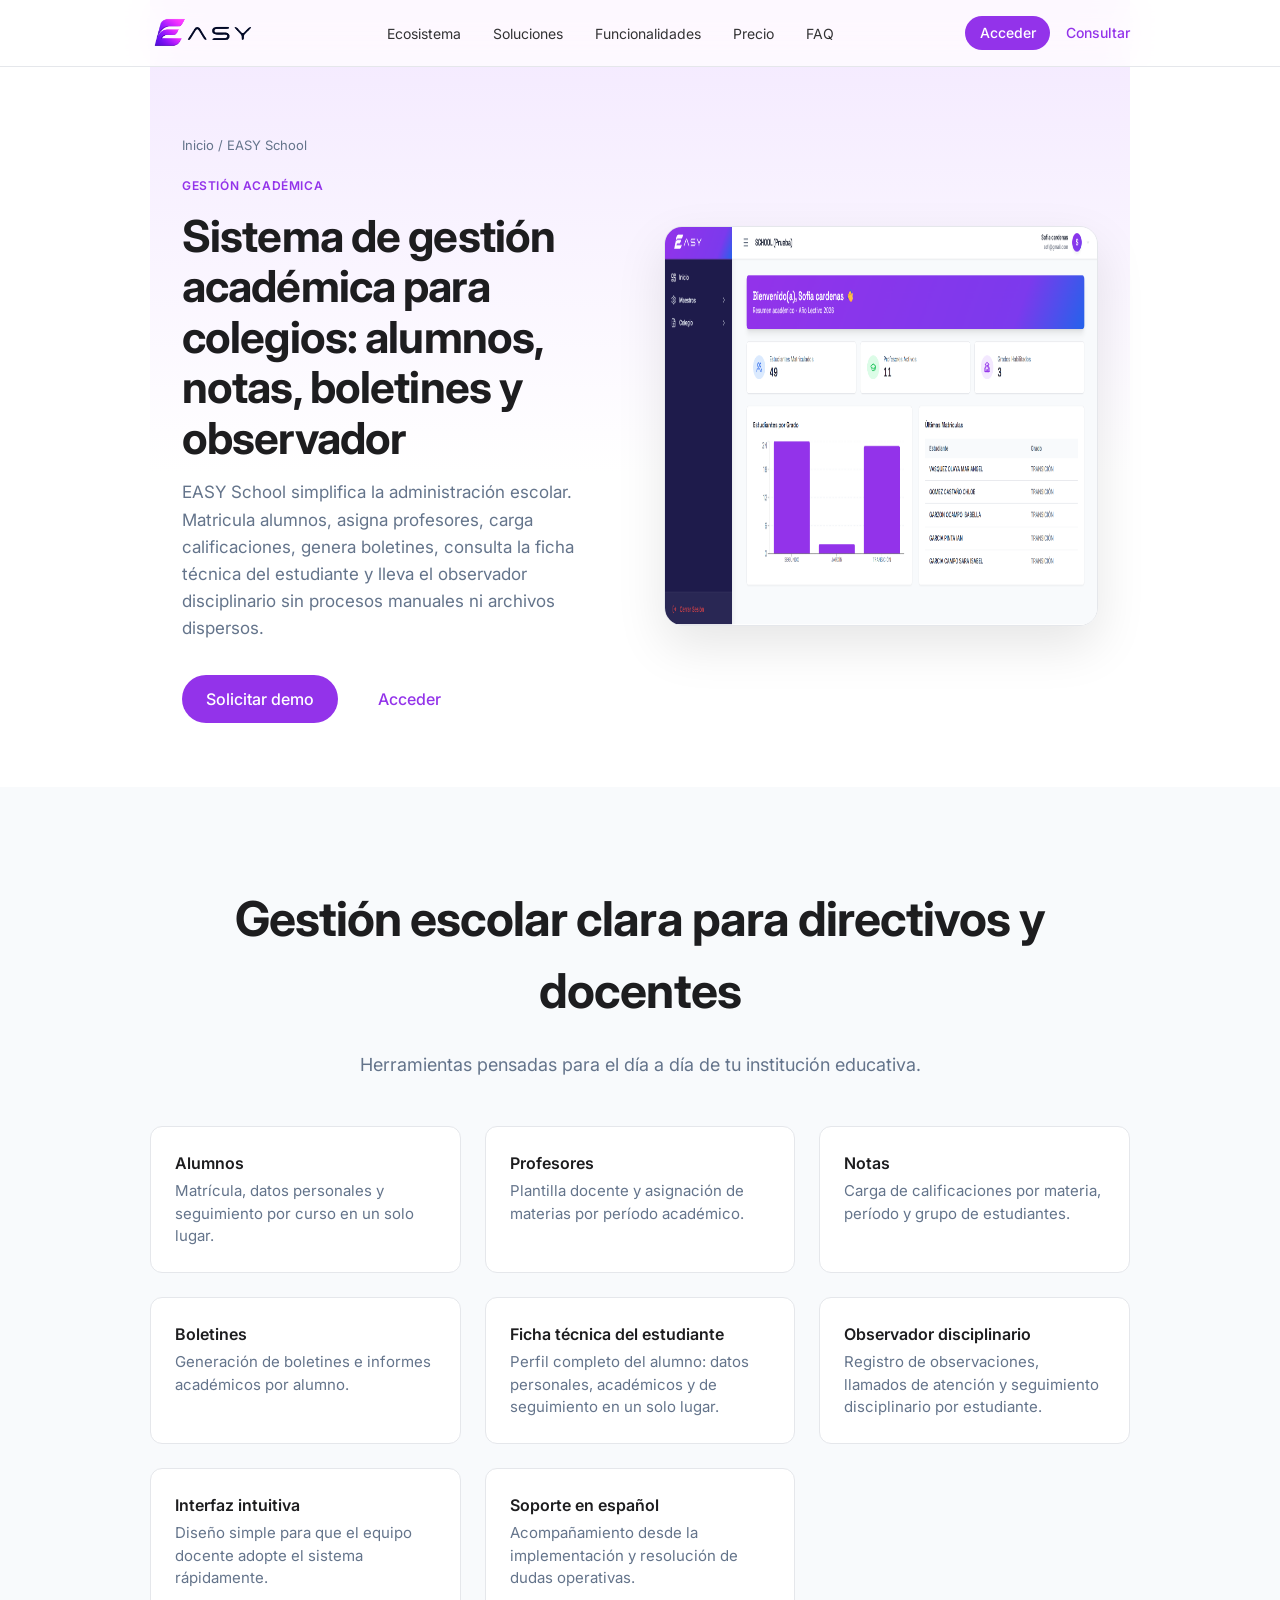
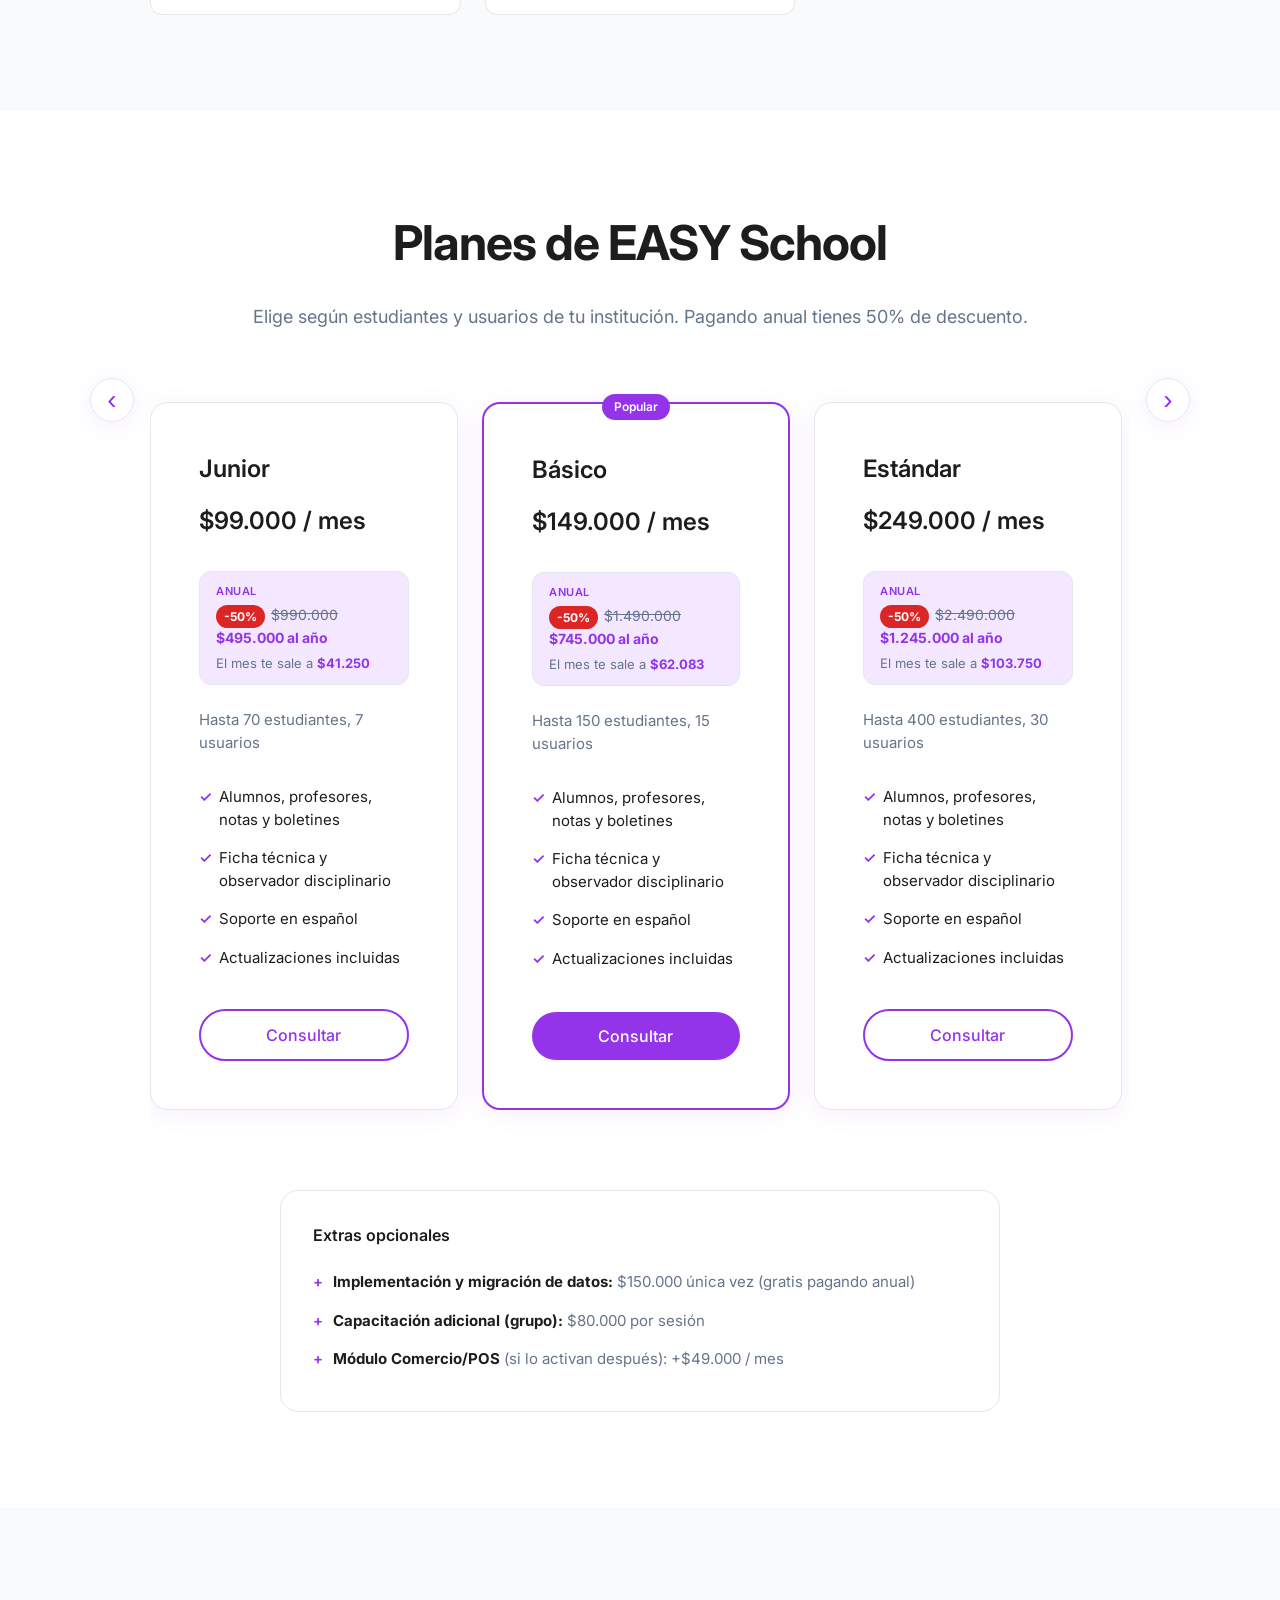
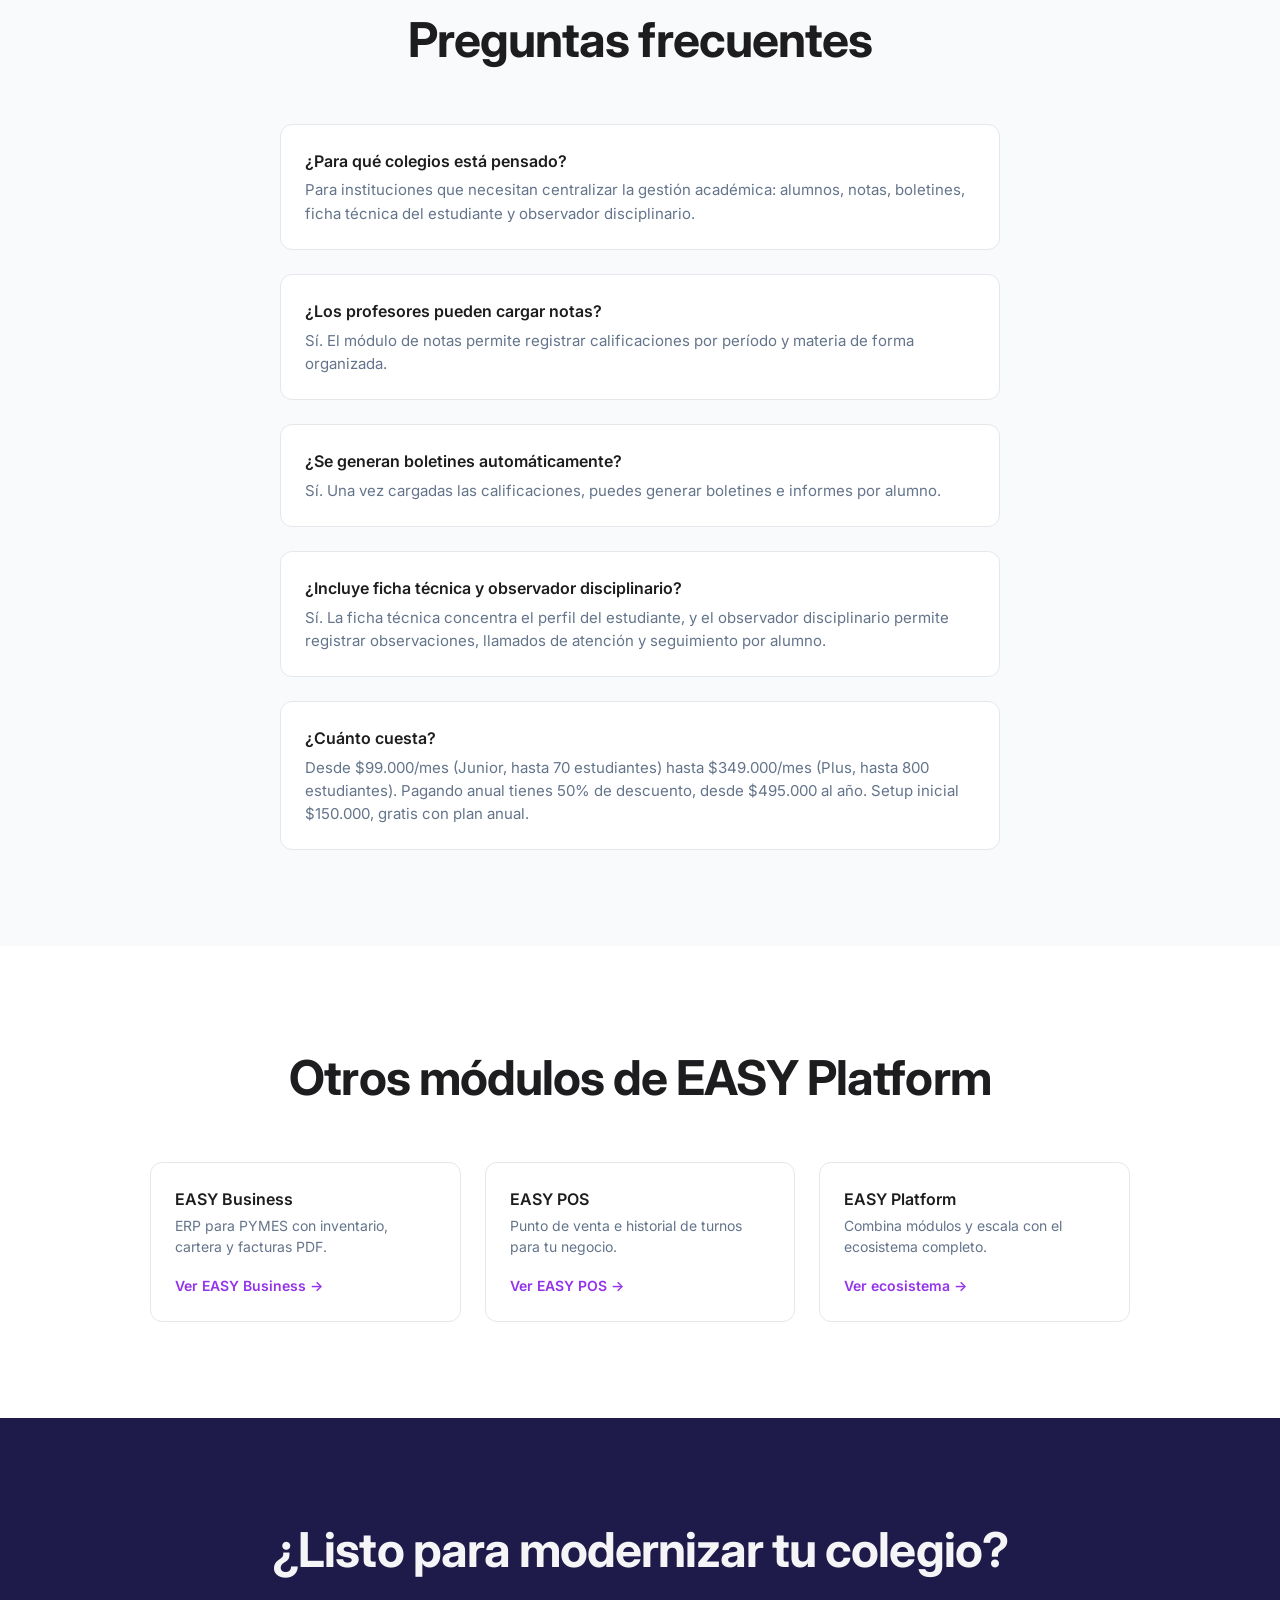
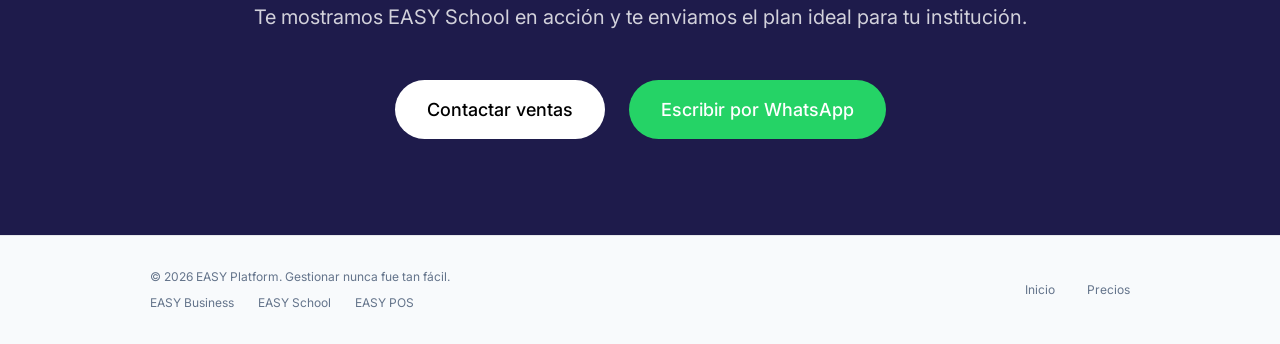
<file: easy-school/index.html>
<!DOCTYPE html>
<html lang="es">
<head>
  <meta charset="UTF-8">
  <meta name="viewport" content="width=device-width, initial-scale=1.0">
  <title>EASY School | Sistema de gestión académica para colegios</title>
  <meta name="description" content="EASY School es un sistema de gestión académica para colegios en Colombia. Planes desde $99.000/mes según el tamaño de tu institución, con 50% de descuento pagando anual. Soporte en español.">
  <meta name="keywords" content="software colegios, gestión académica, sistema notas escolares, boletines escolares, ficha técnica estudiante, observador disciplinario, EASY School, Colombia">
  <meta name="author" content="EASY Platform">
  <meta name="robots" content="index, follow">
  <link rel="canonical" href="https://proyectoeasy.net/easy-school/">

  <link rel="icon" href="../assets/favicon.ico" sizes="any">
  <link rel="shortcut icon" href="../assets/favicon.ico">
  <link rel="apple-touch-icon" href="../assets/favicon.ico">

  <meta property="og:type" content="website">
  <meta property="og:locale" content="es_CO">
  <meta property="og:site_name" content="EASY Platform">
  <meta property="og:title" content="EASY School | Gestión académica para colegios">
  <meta property="og:description" content="Administra alumnos, profesores, notas, boletines, ficha técnica del estudiante y observador disciplinario con un sistema escolar simple e intuitivo.">
  <meta property="og:url" content="https://proyectoeasy.net/easy-school/">
  <meta property="og:image" content="https://proyectoeasy.net/assets/showcase-dashboard-school.png">
  <meta property="og:image:alt" content="Panel de EASY School con gestión académica">

  <meta name="twitter:card" content="summary_large_image">
  <meta name="twitter:title" content="EASY School | Gestión académica">
  <meta name="twitter:description" content="Sistema para colegios: alumnos, profesores, notas, boletines, ficha técnica y observador disciplinario.">
  <meta name="twitter:image" content="https://proyectoeasy.net/assets/showcase-dashboard-school.png">

  <link rel="preconnect" href="https://fonts.googleapis.com">
  <link rel="preconnect" href="https://fonts.gstatic.com" crossorigin>
  <link href="https://fonts.googleapis.com/css2?family=Inter:wght@300;400;500;600;700&family=Space+Grotesk:wght@500;600;700&display=swap" rel="stylesheet">
  <link rel="stylesheet" href="../styles.css?v=1.1">

  <script type="application/ld+json">
  {
    "@context": "https://schema.org",
    "@graph": [
      {
        "@type": "BreadcrumbList",
        "itemListElement": [
          { "@type": "ListItem", "position": 1, "name": "EASY Platform", "item": "https://proyectoeasy.net/" },
          { "@type": "ListItem", "position": 2, "name": "EASY School", "item": "https://proyectoeasy.net/easy-school/" }
        ]
      },
      {
        "@type": "SoftwareApplication",
        "name": "EASY School",
        "applicationCategory": "EducationalApplication",
        "operatingSystem": "Web",
        "url": "https://proyectoeasy.net/easy-school/",
        "description": "Sistema de gestión académica con alumnos, profesores, notas, boletines, ficha técnica del estudiante y observador disciplinario.",
        "offers": {
          "@type": "AggregateOffer",
          "lowPrice": "99000",
          "highPrice": "349000",
          "priceCurrency": "COP",
          "offerCount": "4"
        },
        "provider": {
          "@type": "Organization",
          "name": "EASY Platform",
          "url": "https://proyectoeasy.net/"
        }
      },
      {
        "@type": "FAQPage",
        "mainEntity": [
          {
            "@type": "Question",
            "name": "¿Para qué tipo de colegios sirve EASY School?",
            "acceptedAnswer": {
              "@type": "Answer",
              "text": "Sirve para instituciones educativas que necesitan centralizar alumnos, profesores, notas, boletines, ficha técnica del estudiante y observador disciplinario en un sistema web accesible."
            }
          },
          {
            "@type": "Question",
            "name": "¿Se pueden generar boletines?",
            "acceptedAnswer": {
              "@type": "Answer",
              "text": "Sí. EASY School permite generar boletines e informes académicos por alumno y período."
            }
          },
          {
            "@type": "Question",
            "name": "¿Incluye ficha técnica y observador disciplinario?",
            "acceptedAnswer": {
              "@type": "Answer",
              "text": "Sí. Incluye la ficha técnica del estudiante con su perfil completo y el observador disciplinario para registrar observaciones y seguimiento por alumno."
            }
          },
          {
            "@type": "Question",
            "name": "¿Cuánto cuesta EASY School?",
            "acceptedAnswer": {
              "@type": "Answer",
              "text": "Hay 4 planes: Junior ($99.000/mes), Básico ($149.000/mes), Estándar ($249.000/mes) y Plus ($349.000/mes). Pagando anual tienes 50% de descuento: $495.000, $745.000, $1.245.000 y $1.745.000 al año respectivamente. Setup inicial $150.000 (gratis con plan anual)."
            }
          }
        ]
      }
    ]
  }
  </script>
</head>
<body>
  <nav class="nav" id="nav">
    <div class="nav-inner">
      <a href="../" class="nav-logo">
        <img src="../assets/logo_horizontal.png" alt="EASY Platform" class="nav-logo-img" width="120" height="32" />
      </a>
      <ul class="nav-links">
        <li><a href="../#ecosistema">Ecosistema</a></li>
        <li><a href="../#soluciones">Soluciones</a></li>
        <li><a href="#funcionalidades">Funcionalidades</a></li>
        <li><a href="#precio">Precio</a></li>
        <li><a href="#faq">FAQ</a></li>
      </ul>
      <div class="nav-ctas">
        <a href="https://app.proyectoeasy.net/" target="_blank" rel="noopener noreferrer" class="nav-cta nav-cta-acceder">Acceder</a>
        <a href="#contacto" class="nav-cta">Consultar</a>
      </div>
    </div>
  </nav>

  <header class="module-hero module-hero-school">
    <div class="module-hero-content">
      <p class="module-breadcrumb"><a href="../">Inicio</a> / EASY School</p>
      <p class="module-badge module-badge-school">Gestión académica</p>
      <h1>Sistema de gestión académica para colegios: alumnos, notas, boletines y observador</h1>
      <p class="module-hero-lead">EASY School simplifica la administración escolar. Matricula alumnos, asigna profesores, carga calificaciones, genera boletines, consulta la ficha técnica del estudiante y lleva el observador disciplinario sin procesos manuales ni archivos dispersos.</p>
      <div class="module-hero-ctas">
        <a href="#contacto" class="btn btn-primary">Solicitar demo</a>
        <a href="https://app.proyectoeasy.net/" target="_blank" rel="noopener noreferrer" class="btn btn-secondary">Acceder</a>
      </div>
    </div>
    <div class="module-hero-visual">
      <img src="../assets/showcase-dashboard-school.png" alt="Panel de EASY School con alumnos, notas y boletines" width="600" height="400" />
    </div>
  </header>

  <section class="module-features" id="funcionalidades">
    <div class="module-features-inner">
      <h2 class="section-title">Gestión escolar clara para directivos y docentes</h2>
      <p class="section-desc">Herramientas pensadas para el día a día de tu institución educativa.</p>
      <div class="module-features-grid">
        <article class="module-feature-item">
          <h3>Alumnos</h3>
          <p>Matrícula, datos personales y seguimiento por curso en un solo lugar.</p>
        </article>
        <article class="module-feature-item">
          <h3>Profesores</h3>
          <p>Plantilla docente y asignación de materias por período académico.</p>
        </article>
        <article class="module-feature-item">
          <h3>Notas</h3>
          <p>Carga de calificaciones por materia, período y grupo de estudiantes.</p>
        </article>
        <article class="module-feature-item">
          <h3>Boletines</h3>
          <p>Generación de boletines e informes académicos por alumno.</p>
        </article>
        <article class="module-feature-item">
          <h3>Ficha técnica del estudiante</h3>
          <p>Perfil completo del alumno: datos personales, académicos y de seguimiento en un solo lugar.</p>
        </article>
        <article class="module-feature-item">
          <h3>Observador disciplinario</h3>
          <p>Registro de observaciones, llamados de atención y seguimiento disciplinario por estudiante.</p>
        </article>
        <article class="module-feature-item">
          <h3>Interfaz intuitiva</h3>
          <p>Diseño simple para que el equipo docente adopte el sistema rápidamente.</p>
        </article>
        <article class="module-feature-item">
          <h3>Soporte en español</h3>
          <p>Acompañamiento desde la implementación y resolución de dudas operativas.</p>
        </article>
      </div>
    </div>
  </section>

  <section class="module-pricing-section" id="precio">
    <div class="module-pricing-inner-wide">
      <h2 class="section-title">Planes de EASY School</h2>
      <p class="section-desc">Elige según estudiantes y usuarios de tu institución. Pagando anual tienes 50% de descuento.</p>
      <div class="easy-carousel" data-easy-carousel>
        <button type="button" class="easy-carousel-nav" aria-label="Ver plan anterior" data-easy-carousel-prev>
          <span aria-hidden="true">‹</span>
        </button>
        <div class="easy-carousel-track" data-easy-carousel-track tabindex="0" role="region" aria-label="Planes de EASY School">
          <div class="pricing-card">
            <h3>Junior</h3>
            <div class="price">
              <span class="price-custom">$99.000 / mes</span>
            </div>
            <p class="price-annual price-annual-school">
              <span class="price-annual-badge">Anual</span>
              <span class="price-discount">-50%</span><s>$990.000</s> <strong>$495.000 al año</strong>
              <span class="price-annual-monthly">El mes te sale a <strong>$41.250</strong></span>
            </p>
            <p class="price-desc">Hasta 70 estudiantes, 7 usuarios</p>
            <ul class="price-features">
              <li>Alumnos, profesores, notas y boletines</li>
              <li>Ficha técnica y observador disciplinario</li>
              <li>Soporte en español</li>
              <li>Actualizaciones incluidas</li>
            </ul>
            <a href="#contacto" class="btn btn-outline">Consultar</a>
          </div>
          <div class="pricing-card pricing-card-featured">
            <span class="badge">Popular</span>
            <h3>Básico</h3>
            <div class="price">
              <span class="price-custom">$149.000 / mes</span>
            </div>
            <p class="price-annual price-annual-school">
              <span class="price-annual-badge">Anual</span>
              <span class="price-discount">-50%</span><s>$1.490.000</s> <strong>$745.000 al año</strong>
              <span class="price-annual-monthly">El mes te sale a <strong>$62.083</strong></span>
            </p>
            <p class="price-desc">Hasta 150 estudiantes, 15 usuarios</p>
            <ul class="price-features">
              <li>Alumnos, profesores, notas y boletines</li>
              <li>Ficha técnica y observador disciplinario</li>
              <li>Soporte en español</li>
              <li>Actualizaciones incluidas</li>
            </ul>
            <a href="#contacto" class="btn btn-primary">Consultar</a>
          </div>
          <div class="pricing-card">
            <h3>Estándar</h3>
            <div class="price">
              <span class="price-custom">$249.000 / mes</span>
            </div>
            <p class="price-annual price-annual-school">
              <span class="price-annual-badge">Anual</span>
              <span class="price-discount">-50%</span><s>$2.490.000</s> <strong>$1.245.000 al año</strong>
              <span class="price-annual-monthly">El mes te sale a <strong>$103.750</strong></span>
            </p>
            <p class="price-desc">Hasta 400 estudiantes, 30 usuarios</p>
            <ul class="price-features">
              <li>Alumnos, profesores, notas y boletines</li>
              <li>Ficha técnica y observador disciplinario</li>
              <li>Soporte en español</li>
              <li>Actualizaciones incluidas</li>
            </ul>
            <a href="#contacto" class="btn btn-outline">Consultar</a>
          </div>
          <div class="pricing-card">
            <h3>Plus</h3>
            <div class="price">
              <span class="price-custom">$349.000 / mes</span>
            </div>
            <p class="price-annual price-annual-school">
              <span class="price-annual-badge">Anual</span>
              <span class="price-discount">-50%</span><s>$3.490.000</s> <strong>$1.745.000 al año</strong>
              <span class="price-annual-monthly">El mes te sale a <strong>$145.417</strong></span>
            </p>
            <p class="price-desc">Hasta 800 estudiantes, 80 usuarios</p>
            <ul class="price-features">
              <li>Alumnos, profesores, notas y boletines</li>
              <li>Ficha técnica y observador disciplinario</li>
              <li>Soporte en español</li>
              <li>Actualizaciones incluidas</li>
            </ul>
            <a href="#contacto" class="btn btn-outline">Consultar</a>
          </div>
        </div>
        <button type="button" class="easy-carousel-nav" aria-label="Ver plan siguiente" data-easy-carousel-next>
          <span aria-hidden="true">›</span>
        </button>
      </div>
      <div class="school-pricing-extras">
        <h4>Extras opcionales</h4>
        <ul>
          <li><strong>Implementación y migración de datos:</strong> $150.000 única vez (gratis pagando anual)</li>
          <li><strong>Capacitación adicional (grupo):</strong> $80.000 por sesión</li>
          <li><strong>Módulo Comercio/POS</strong> (si lo activan después): +$49.000 / mes</li>
        </ul>
      </div>
    </div>
  </section>

  <section class="module-faq" id="faq">
    <div class="module-faq-inner">
      <h2 class="section-title">Preguntas frecuentes</h2>
      <div class="module-faq-list">
        <article class="module-faq-item">
          <h3>¿Para qué colegios está pensado?</h3>
          <p>Para instituciones que necesitan centralizar la gestión académica: alumnos, notas, boletines, ficha técnica del estudiante y observador disciplinario.</p>
        </article>
        <article class="module-faq-item">
          <h3>¿Los profesores pueden cargar notas?</h3>
          <p>Sí. El módulo de notas permite registrar calificaciones por período y materia de forma organizada.</p>
        </article>
        <article class="module-faq-item">
          <h3>¿Se generan boletines automáticamente?</h3>
          <p>Sí. Una vez cargadas las calificaciones, puedes generar boletines e informes por alumno.</p>
        </article>
        <article class="module-faq-item">
          <h3>¿Incluye ficha técnica y observador disciplinario?</h3>
          <p>Sí. La ficha técnica concentra el perfil del estudiante, y el observador disciplinario permite registrar observaciones, llamados de atención y seguimiento por alumno.</p>
        </article>
        <article class="module-faq-item">
          <h3>¿Cuánto cuesta?</h3>
          <p>Desde $99.000/mes (Junior, hasta 70 estudiantes) hasta $349.000/mes (Plus, hasta 800 estudiantes). Pagando anual tienes 50% de descuento, desde $495.000 al año. Setup inicial $150.000, gratis con plan anual.</p>
        </article>
      </div>
    </div>
  </section>

  <section class="module-related">
    <div class="module-related-inner">
      <h2 class="section-title">Otros módulos de EASY Platform</h2>
      <div class="module-related-grid">
        <a href="../easy-business/" class="module-related-card">
          <h3>EASY Business</h3>
          <p>ERP para PYMES con inventario, cartera y facturas PDF.</p>
          <span class="module-related-link">Ver EASY Business →</span>
        </a>
        <a href="../easy-pos/" class="module-related-card">
          <h3>EASY POS</h3>
          <p>Punto de venta e historial de turnos para tu negocio.</p>
          <span class="module-related-link">Ver EASY POS →</span>
        </a>
        <a href="../" class="module-related-card">
          <h3>EASY Platform</h3>
          <p>Combina módulos y escala con el ecosistema completo.</p>
          <span class="module-related-link">Ver ecosistema →</span>
        </a>
      </div>
    </div>
  </section>

  <section class="cta-section" id="contacto">
    <div class="cta-content">
      <h2>¿Listo para modernizar tu colegio?</h2>
      <p>Te mostramos EASY School en acción y te enviamos el plan ideal para tu institución.</p>
      <div class="cta-actions">
        <a href="mailto:email.proyectoeasy@gmail.com?subject=Consulta%20EASY%20School" class="btn btn-primary btn-large">Contactar ventas</a>
        <a href="https://wa.me/573117741004?text=Hola%2C%20quiero%20informaci%C3%B3n%20sobre%20EASY%20School" target="_blank" rel="noopener noreferrer" class="btn btn-whatsapp btn-large">Escribir por WhatsApp</a>
      </div>
    </div>
  </section>

  <footer class="footer">
    <div class="footer-inner">
      <div>
        <p class="footer-copy">© 2026 EASY Platform. Gestionar nunca fue tan fácil.</p>
        <nav class="footer-modules" aria-label="Módulos">
          <a href="../easy-business/">EASY Business</a>
          <a href="../easy-school/">EASY School</a>
          <a href="../easy-pos/">EASY POS</a>
        </nav>
      </div>
      <div class="footer-links">
        <a href="../">Inicio</a>
        <a href="../#precios">Precios</a>
      </div>
    </div>
  </footer>

  <script src="../script.js?v=1.1"></script>
</body>
</html>
</file>
<file: styles.css>
/* ===== Variables de marca EASY ===== */
:root {
  /* Primarios */
  --color-primary: #9333ea;
  --color-primary-hover: #7e22ce;
  --color-primary-light: #c084fc;
  --color-primary-subtle: #f3e8ff;

  /* Secundarios */
  --color-secondary: #2563eb;
  --color-secondary-hover: #1d4ed8;
  --color-secondary-subtle: #dbeafe;

  /* Neutros */
  --color-bg: #ffffff;
  --color-bg-secondary: #f8fafc;
  --color-card: #ffffff;
  --color-border: #e5e7eb;
  --color-divider: #cbd5e1;

  /* Alias semánticos */
  --color-accent: var(--color-primary);
  --color-accent-hover: var(--color-primary-hover);
  --color-bg-dark: #1e1b4b;
  --color-text: #1d1d1f;
  --color-text-muted: #64748b;

  --font-sans: "Inter", -apple-system, BlinkMacSystemFont, "Segoe UI", sans-serif;
  --font-logo: "Space Grotesk", var(--font-sans);
  --space-xs: 0.5rem;
  --space-sm: 1rem;
  --space-md: 1.5rem;
  --space-lg: 2rem;
  --space-xl: 3rem;
  --space-2xl: 4rem;
  --space-3xl: 6rem;
  --radius: 12px;
  --radius-lg: 18px;
  --shadow: 0 4px 24px rgba(147, 51, 234, 0.08);
  --transition: 0.3s cubic-bezier(0.25, 0.1, 0.25, 1);
}

* {
  margin: 0;
  padding: 0;
  box-sizing: border-box;
}

html {
  scroll-behavior: smooth;
}

body {
  font-family: var(--font-sans);
  color: var(--color-text);
  background: var(--color-bg);
  line-height: 1.5;
  overflow-x: hidden;
}

a {
  color: inherit;
  text-decoration: none;
}

/* ===== Navegación (sticky, minimalista como Apple) ===== */
.nav {
  position: fixed;
  top: 0;
  left: 0;
  right: 0;
  z-index: 1000;
  padding: var(--space-sm) var(--space-lg);
  background: rgba(255, 255, 255, 0.72);
  backdrop-filter: saturate(180%) blur(20px);
  -webkit-backdrop-filter: saturate(180%) blur(20px);
  border-bottom: 1px solid var(--color-border);
  transition: background var(--transition), box-shadow var(--transition);
}

.nav.scrolled {
  box-shadow: var(--shadow);
}

.nav-inner {
  max-width: 980px;
  margin: 0 auto;
  display: flex;
  align-items: center;
  justify-content: space-between;
}

.nav-logo {
  display: inline-flex;
  align-items: center;
  flex-shrink: 0;
}

.nav-logo-img {
  display: block;
  height: 32px;
  width: auto;
  max-width: 140px;
  object-fit: contain;
}

.nav-links {
  display: flex;
  list-style: none;
  gap: var(--space-lg);
}

.nav-links a {
  font-size: 0.875rem;
  color: var(--color-text);
  opacity: 0.9;
  transition: opacity var(--transition);
}

.nav-links a:hover {
  opacity: 1;
}

.nav-ctas {
  display: flex;
  align-items: center;
  gap: var(--space-sm);
}

.nav-cta {
  font-size: 0.875rem;
  color: var(--color-accent);
  font-weight: 500;
  transition: color var(--transition);
}

.nav-cta:hover {
  color: var(--color-accent-hover);
}

.nav-cta-acceder {
  padding: 0.4rem 0.9rem;
  background: var(--color-accent);
  color: #fff !important;
  border-radius: 980px;
  transition: background var(--transition);
}

.nav-cta-acceder:hover {
  background: var(--color-accent-hover);
  color: #fff !important;
}

/* ===== Hero ===== */
.hero {
  min-height: 100vh;
  padding: calc(80px + var(--space-3xl)) var(--space-lg) var(--space-3xl);
  display: flex;
  flex-direction: column;
  align-items: center;
  justify-content: center;
  text-align: center;
}

.hero-badge {
  display: inline-block;
  font-size: 0.75rem;
  font-weight: 600;
  color: var(--color-primary);
  background: var(--color-primary-subtle);
  padding: 0.35rem 0.85rem;
  border-radius: 980px;
  text-transform: uppercase;
  letter-spacing: 0.08em;
  margin-bottom: var(--space-sm);
  animation: fadeUp 0.8s ease-out;
}

.hero-title {
  font-size: clamp(2.5rem, 6vw, 4rem);
  font-weight: 700;
  letter-spacing: -0.03em;
  line-height: 1.1;
  max-width: 800px;
  margin: 0 auto var(--space-md);
  animation: fadeUp 0.8s ease-out 0.1s both;
}

.hero-subtitle {
  font-size: clamp(1.125rem, 2.5vw, 1.5rem);
  color: var(--color-text-muted);
  font-weight: 400;
  max-width: 560px;
  margin: 0 auto var(--space-xl);
  animation: fadeUp 0.8s ease-out 0.2s both;
}

.hero-ctas {
  display: flex;
  gap: var(--space-md);
  flex-wrap: wrap;
  justify-content: center;
  align-items: center;
  animation: fadeUp 0.8s ease-out 0.3s both;
}

.hero-visual {
  margin-top: var(--space-2xl);
  width: 100%;
  max-width: 900px;
  animation: fadeUp 0.8s ease-out 0.4s both;
}

.hero-mockup {
  width: 100%;
  aspect-ratio: 16/10;
  border-radius: var(--radius-lg);
  box-shadow: 0 24px 48px rgba(0, 0, 0, 0.12);
  overflow: hidden;
}

/* Ventana tipo app del hero */
.mockup-window {
  width: 100%;
  height: 100%;
  background: var(--color-card);
  border-radius: var(--radius-lg);
  display: flex;
  flex-direction: column;
  border: 1px solid var(--color-border);
}

.mockup-bar {
  display: flex;
  align-items: center;
  gap: 0.75rem;
  padding: 0.75rem 1rem;
  background: var(--color-bg-secondary);
  border-bottom: 1px solid var(--color-border);
  font-size: 0.8125rem;
  font-weight: 500;
  color: var(--color-text-muted);
}

.mockup-dots {
  display: flex;
  gap: 0.35rem;
}

.mockup-dots i {
  width: 8px;
  height: 8px;
  border-radius: 50%;
  background: #d1d1d6;
  display: inline-block;
}

.mockup-dots i:nth-child(1) { background: #ff5f57; }
.mockup-dots i:nth-child(2) { background: #febc2e; }
.mockup-dots i:nth-child(3) { background: #28c840; }

.mockup-title {
  color: var(--color-text);
}

.mockup-body {
  flex: 1;
  display: flex;
  min-height: 0;
}

.mockup-panel {
  flex: 1;
  padding: 1rem 1.25rem;
  display: flex;
  flex-direction: column;
  align-items: center;
  justify-content: center;
  gap: 0.75rem;
}

.mockup-negocios {
  background: linear-gradient(180deg, var(--color-secondary-subtle) 0%, var(--color-card) 100%);
}

.mockup-colegios {
  background: linear-gradient(180deg, var(--color-primary-subtle) 0%, var(--color-card) 100%);
}

.mockup-divider {
  width: 1px;
  background: var(--color-border);
  margin: 0.5rem 0;
}

.mockup-panel-label {
  font-size: 0.75rem;
  font-weight: 600;
  text-transform: uppercase;
  letter-spacing: 0.06em;
  color: var(--color-text-muted);
}

.mockup-cards {
  display: flex;
  flex-wrap: wrap;
  gap: 0.5rem;
  justify-content: center;
}

.mockup-card {
  display: flex;
  align-items: center;
  gap: 0.4rem;
  padding: 0.5rem 0.75rem;
  background: rgba(255, 255, 255, 0.9);
  border: 1px solid var(--color-border);
  border-radius: 8px;
  font-size: 0.75rem;
  font-weight: 500;
  color: var(--color-text);
  box-shadow: 0 1px 3px rgba(0, 0, 0, 0.04);
}

.mockup-card-icon {
  font-size: 1rem;
}

@keyframes fadeUp {
  from {
    opacity: 0;
    transform: translateY(24px);
  }
  to {
    opacity: 1;
    transform: translateY(0);
  }
}

/* ===== Botones ===== */
.btn {
  display: inline-flex;
  align-items: center;
  justify-content: center;
  padding: 0.75rem 1.5rem;
  font-size: 1rem;
  font-weight: 500;
  border-radius: 980px;
  transition: all var(--transition);
  cursor: pointer;
  border: none;
  font-family: inherit;
}

.btn-primary {
  background: var(--color-accent);
  color: #fff;
}

.btn-primary:hover {
  background: var(--color-accent-hover);
  transform: scale(1.02);
}

.btn-secondary {
  background: transparent;
  color: var(--color-accent);
}

.btn-secondary:hover {
  text-decoration: underline;
}

.btn-outline {
  background: transparent;
  color: var(--color-primary);
  border: 2px solid var(--color-primary);
}

.btn-outline:hover {
  background: var(--color-primary);
  color: #fff;
}

.btn-large {
  padding: 1rem 2rem;
  font-size: 1.125rem;
}

/* ===== Quote section ===== */
.quote-section {
  padding: var(--space-3xl) var(--space-lg);
  text-align: center;
  background: var(--color-primary-subtle);
}

.quote-text {
  font-size: clamp(2rem, 4vw, 3rem);
  font-weight: 600;
  letter-spacing: -0.02em;
  line-height: 1.2;
  color: var(--color-text);
  max-width: 800px;
  margin: 0 auto;
}

/* ===== Ecosistema EASY ===== */
.section-ecosystem {
  background: var(--color-bg-secondary);
}

.ecosystem-hub {
  text-align: center;
  margin-bottom: var(--space-lg);
}

.ecosystem-hub-label {
  display: inline-block;
  padding: 0.5rem 1.25rem;
  background: var(--color-primary);
  color: #fff;
  font-weight: 600;
  font-size: 0.9375rem;
  border-radius: 980px;
  letter-spacing: 0.02em;
}

.ecosystem-grid {
  display: grid;
  grid-template-columns: repeat(auto-fill, minmax(200px, 1fr));
  gap: var(--space-md);
  max-width: 1000px;
  margin: 0 auto;
}

.ecosystem-card {
  padding: var(--space-md);
  background: var(--color-card);
  border-radius: var(--radius);
  border: 1px solid var(--color-border);
  transition: transform var(--transition), box-shadow var(--transition);
}

.ecosystem-card:hover {
  transform: translateY(-2px);
  box-shadow: var(--shadow);
}

.ecosystem-available {
  border-top: 3px solid var(--color-secondary);
}

.ecosystem-school {
  border-top-color: var(--color-primary);
}

.ecosystem-pos {
  border-top-color: #16a34a;
}

.ecosystem-coming {
  opacity: 0.75;
  background: var(--color-bg-secondary);
}

.ecosystem-coming:hover {
  transform: none;
  box-shadow: none;
}

.ecosystem-status {
  display: inline-block;
  font-size: 0.6875rem;
  font-weight: 600;
  text-transform: uppercase;
  letter-spacing: 0.05em;
  margin-bottom: var(--space-xs);
  color: var(--color-secondary);
}

.ecosystem-coming .ecosystem-status {
  color: var(--color-text-muted);
}

.ecosystem-school .ecosystem-status {
  color: var(--color-primary);
}

.ecosystem-pos .ecosystem-status {
  color: #16a34a;
}

.ecosystem-card h3 {
  font-size: 1rem;
  font-weight: 600;
  margin-bottom: 0.25rem;
}

.ecosystem-card p {
  font-size: 0.8125rem;
  color: var(--color-text-muted);
}

/* ===== Sección Soluciones (Negocios / Colegios) ===== */
.section-enfoques {
  padding: var(--space-3xl) var(--space-lg);
  background: #fff;
}

.enfoques-grid {
  display: grid;
  grid-template-columns: repeat(auto-fit, minmax(320px, 1fr));
  gap: var(--space-xl);
  margin-top: var(--space-xl);
  max-width: 1000px;
  margin-left: auto;
  margin-right: auto;
}

.enfoque-card {
  padding: var(--space-xl);
  border-radius: var(--radius-lg);
  border: 1px solid var(--color-border);
  background: var(--color-card);
  transition: transform var(--transition), box-shadow var(--transition);
}

.enfoque-card:hover {
  transform: translateY(-4px);
  box-shadow: 0 12px 40px rgba(0, 0, 0, 0.08);
}

.enfoque-negocios {
  border-top: 4px solid var(--color-secondary);
}

.enfoque-colegios {
  border-top: 4px solid var(--color-primary);
}

.enfoque-pos {
  border-top: 4px solid #16a34a;
}

.enfoque-header {
  margin-bottom: var(--space-lg);
}

.enfoque-tag {
  display: inline-block;
  font-size: 0.6875rem;
  font-weight: 600;
  text-transform: uppercase;
  letter-spacing: 0.05em;
  color: var(--color-secondary);
  margin-bottom: var(--space-sm);
}

.enfoque-tag-school {
  color: var(--color-primary);
}

.enfoque-tag-pos {
  color: #16a34a;
}

.enfoque-icon {
  font-size: 2.5rem;
  display: block;
  margin-bottom: var(--space-sm);
}

.enfoque-header h3 {
  font-size: 1.5rem;
  font-weight: 600;
  margin-bottom: var(--space-xs);
}

.enfoque-header p {
  color: var(--color-text-muted);
  font-size: 0.9375rem;
}

.enfoque-features {
  list-style: none;
}

.enfoque-features li {
  padding: var(--space-xs) 0;
  font-size: 0.9375rem;
  color: var(--color-text);
  border-bottom: 1px solid var(--color-border);
  line-height: 1.4;
}

.enfoque-features li:last-child {
  border-bottom: none;
}

.enfoque-features strong {
  color: var(--color-text);
  font-weight: 600;
}

.enfoque-card .module-related-link {
  display: inline-block;
  margin-top: var(--space-md);
}

/* ===== Secciones genéricas ===== */
.section {
  padding: var(--space-3xl) var(--space-lg);
}

.section-content {
  max-width: 980px;
  margin: 0 auto;
}

.section-content:has(.easy-carousel) {
  max-width: 1120px;
}

.section-title {
  font-size: clamp(2rem, 4vw, 3rem);
  font-weight: 700;
  letter-spacing: -0.02em;
  text-align: center;
  margin-bottom: var(--space-md);
}

.section-desc {
  text-align: center;
  color: var(--color-text-muted);
  font-size: 1.125rem;
  margin-bottom: var(--space-xl);
}

.section-dark {
  background: var(--color-bg-dark);
  color: #f5f5f7;
}

.section-dark .section-title {
  color: #fff;
}

.section-dark .feature-card {
  background: rgba(255, 255, 255, 0.06);
  color: #f5f5f7;
}

.section-dark .feature-card h3 {
  color: #fff;
}

.section-dark .feature-card p {
  color: rgba(255, 255, 255, 0.8);
}

/* ===== Features grid ===== */
.features-grid {
  display: grid;
  grid-template-columns: repeat(auto-fit, minmax(260px, 1fr));
  gap: var(--space-lg);
  margin-top: var(--space-xl);
}

.features-grid-4 {
  grid-template-columns: repeat(auto-fit, minmax(220px, 1fr));
}

.feature-card {
  padding: var(--space-xl);
  background: rgba(255, 255, 255, 0.08);
  border: 1px solid rgba(255, 255, 255, 0.1);
  border-radius: var(--radius-lg);
  transition: transform var(--transition), box-shadow var(--transition);
}

.feature-card:hover {
  transform: translateY(-4px);
  box-shadow: var(--shadow);
}

.feature-icon {
  font-size: 2rem;
  margin-bottom: var(--space-md);
}

.feature-card h3 {
  font-size: 1.25rem;
  font-weight: 600;
  margin-bottom: var(--space-xs);
}

.feature-card p {
  color: var(--color-text-muted);
  font-size: 0.9375rem;
}

/* ===== Showcase ===== */
.showcase {
  padding: var(--space-3xl) var(--space-lg);
  background: #fff;
}

.showcase-content {
  text-align: center;
  max-width: 600px;
  margin: 0 auto var(--space-2xl);
}

.showcase-title {
  font-size: clamp(2rem, 4vw, 3rem);
  font-weight: 700;
  letter-spacing: -0.02em;
  margin-bottom: var(--space-sm);
}

.showcase-subtitle {
  font-size: 1.25rem;
  color: var(--color-text-muted);
}

.showcase-tabs {
  display: flex;
  justify-content: center;
  gap: var(--space-sm);
  margin-top: var(--space-lg);
  flex-wrap: wrap;
}

.showcase-tab {
  padding: 0.5rem 1.25rem;
  font-size: 0.875rem;
  font-weight: 500;
  font-family: inherit;
  border: 1px solid var(--color-border);
  border-radius: 980px;
  background: var(--color-card);
  color: var(--color-text);
  cursor: pointer;
  transition: all var(--transition);
}

.showcase-tab:hover {
  border-color: var(--color-primary-light);
  color: var(--color-primary);
}

.showcase-tab.active {
  background: var(--color-primary);
  border-color: var(--color-primary);
  color: #fff;
}

.showcase-image {
  max-width: 900px;
  margin: var(--space-xl) auto 0;
}

.showcase-panel {
  display: none;
}

.showcase-panel.active {
  display: block;
  animation: fadeUp 0.4s ease-out;
}

.showcase-mockup {
  width: 100%;
  border-radius: var(--radius-lg);
  box-shadow: 0 32px 64px rgba(147, 51, 234, 0.12);
  overflow: hidden;
  background: var(--color-bg-secondary);
}

.showcase-screenshot {
  width: 100%;
  height: auto;
  display: block;
}

/* Vista previa EASY School (hasta tener captura real) */
.showcase-mockup-school {
  background: linear-gradient(160deg, #4c1d95 0%, #6b21a8 100%);
  aspect-ratio: 16/9;
  display: flex;
  align-items: center;
  justify-content: center;
  padding: 1.5rem;
}

.school-preview {
  width: 100%;
  max-width: 640px;
  background: rgba(255, 255, 255, 0.06);
  border: 1px solid rgba(255, 255, 255, 0.1);
  border-radius: var(--radius-lg);
  padding: 1.25rem;
  color: #f5f5f7;
}

.school-preview-header {
  display: flex;
  align-items: center;
  justify-content: space-between;
  margin-bottom: 1rem;
  font-weight: 600;
  font-size: 0.9375rem;
}

.school-preview-badge {
  font-size: 0.75rem;
  font-weight: 500;
  color: var(--color-primary-subtle);
  background: rgba(147, 51, 234, 0.35);
  padding: 0.25rem 0.6rem;
  border-radius: 980px;
}

.school-preview-grid {
  display: grid;
  grid-template-columns: repeat(3, 1fr);
  gap: 0.75rem;
  margin-bottom: 1rem;
}

.school-preview-card {
  background: rgba(255, 255, 255, 0.08);
  border-radius: 8px;
  padding: 0.75rem;
  text-align: center;
}

.school-preview-value {
  display: block;
  font-size: 1.5rem;
  font-weight: 700;
  margin-bottom: 0.25rem;
}

.school-preview-card span:last-child {
  font-size: 0.6875rem;
  color: rgba(255, 255, 255, 0.65);
}

.school-preview-table {
  background: rgba(0, 0, 0, 0.2);
  border-radius: 8px;
  overflow: hidden;
}

.school-preview-row {
  display: grid;
  grid-template-columns: 2fr 1fr 1fr;
  gap: 0.5rem;
  padding: 0.5rem 0.75rem;
  font-size: 0.75rem;
  border-bottom: 1px solid rgba(255, 255, 255, 0.06);
}

.school-preview-row:last-child {
  border-bottom: none;
}

.school-preview-row.header {
  color: rgba(255, 255, 255, 0.5);
  font-weight: 600;
  font-size: 0.6875rem;
  text-transform: uppercase;
  letter-spacing: 0.04em;
}

/* ===== Benefits list ===== */
.benefits-list {
  max-width: 640px;
  margin: var(--space-xl) auto 0;
}

.benefit-item {
  display: flex;
  gap: var(--space-lg);
  padding: var(--space-lg) 0;
  border-bottom: 1px solid var(--color-divider);
}

.benefit-item:last-child {
  border-bottom: none;
}

.benefit-number {
  font-size: 2rem;
  font-weight: 700;
  color: var(--color-primary);
  opacity: 0.85;
  line-height: 1;
}

.benefit-item h3 {
  font-size: 1.25rem;
  font-weight: 600;
  margin-bottom: var(--space-xs);
}

.benefit-item p {
  color: var(--color-text-muted);
  font-size: 0.9375rem;
}

/* ===== Pricing ===== */
.section-pricing {
  background: var(--color-bg-secondary);
}

.pricing-grid {
  display: grid;
  grid-template-columns: repeat(auto-fit, minmax(280px, 1fr));
  gap: var(--space-lg);
  margin-top: var(--space-xl);
  align-items: stretch;
}

.pricing-card {
  background: var(--color-card);
  padding: var(--space-xl);
  border-radius: var(--radius-lg);
  border: 1px solid var(--color-border);
  box-shadow: var(--shadow);
  display: flex;
  flex-direction: column;
  position: relative;
  transition: transform var(--transition), box-shadow var(--transition);
}

.pricing-card:hover {
  transform: translateY(-4px);
  box-shadow: 0 12px 40px rgba(147, 51, 234, 0.12);
}

.pricing-card-featured {
  border: 2px solid var(--color-primary);
  transform: scale(1.02);
}

.pricing-card-featured:hover {
  transform: scale(1.02) translateY(-4px);
}

.badge {
  position: absolute;
  top: -10px;
  left: 50%;
  transform: translateX(-50%);
  background: var(--color-primary);
  color: #fff;
  font-size: 0.75rem;
  font-weight: 600;
  padding: 0.25rem 0.75rem;
  border-radius: 980px;
}

.pricing-card h3 {
  font-size: 1.5rem;
  font-weight: 600;
  margin-bottom: var(--space-sm);
}

.price {
  margin-bottom: var(--space-sm);
}

.price .currency {
  font-size: 1.5rem;
  font-weight: 600;
}

.price .amount {
  font-size: 3rem;
  font-weight: 700;
  letter-spacing: -0.02em;
}

.price-custom {
  font-size: 1.5rem;
  font-weight: 600;
}

.price-discount {
  display: inline-block;
  background: #dc2626;
  color: #fff;
  font-size: 0.75rem;
  font-weight: 700;
  padding: 0.15rem 0.5rem;
  border-radius: 980px;
  vertical-align: middle;
}

.price-annual-monthly {
  display: block;
  margin-top: 0.35rem;
  font-size: 0.8125rem;
  color: var(--color-text-muted);
}

.price-annual .price-discount {
  margin-right: 0.35rem;
}

.price-annual s {
  color: var(--color-text-muted);
  margin-right: 0.25rem;
  text-decoration: none;
  position: relative;
  display: inline-block;
}

.price-annual s::after {
  content: "";
  position: absolute;
  left: 0;
  right: 0;
  top: 37%;
  border-top: 1.5px solid currentColor;
}

.price-annual {
  margin-top: var(--space-sm);
  margin-bottom: var(--space-md);
  padding: 0.75rem 1rem;
  background: var(--color-secondary-subtle);
  border: 1px solid var(--color-border);
  border-radius: var(--radius);
  font-size: 0.875rem;
  color: var(--color-text);
  line-height: 1.45;
}

.price-annual strong {
  color: var(--color-secondary);
}

.price-annual-badge {
  display: block;
  font-size: 0.6875rem;
  font-weight: 600;
  text-transform: uppercase;
  letter-spacing: 0.05em;
  color: var(--color-secondary);
  margin-bottom: 0.35rem;
}

.price-annual-school {
  background: var(--color-primary-subtle);
}

.price-annual-school .price-annual-badge,
.price-annual-school strong {
  color: var(--color-primary);
}

.price-desc {
  color: var(--color-text-muted);
  font-size: 0.9375rem;
  margin-bottom: var(--space-md);
}

.price-features {
  list-style: none;
  margin-bottom: var(--space-lg);
  flex: 1;
}

.price-features li {
  padding: var(--space-xs) 0;
  font-size: 0.9375rem;
  position: relative;
  padding-left: 1.25rem;
}

.price-features li::before {
  content: "✓";
  position: absolute;
  left: 0;
  color: var(--color-accent);
  font-weight: 600;
}

.pricing-card .btn {
  width: 100%;
  margin-top: auto;
}

.platform-modules {
  margin-bottom: var(--space-md);
  padding: var(--space-md);
  background: linear-gradient(180deg, var(--color-primary-subtle) 0%, #fff 100%);
  border: 1px solid var(--color-border);
  border-radius: var(--radius);
}

.platform-modules-hub {
  display: flex;
  justify-content: center;
  margin-bottom: var(--space-sm);
}

.platform-modules-hub-label {
  display: inline-block;
  font-size: 0.6875rem;
  font-weight: 700;
  text-transform: uppercase;
  letter-spacing: 0.08em;
  color: var(--color-primary);
  background: #fff;
  border: 1px solid rgba(147, 51, 234, 0.2);
  padding: 0.3rem 0.75rem;
  border-radius: 980px;
}

.platform-modules-group + .platform-modules-group {
  margin-top: var(--space-sm);
  padding-top: var(--space-sm);
  border-top: 1px dashed var(--color-border);
}

.platform-modules-label {
  font-size: 0.6875rem;
  font-weight: 600;
  text-transform: uppercase;
  letter-spacing: 0.05em;
  color: var(--color-text-muted);
  margin-bottom: 0.5rem;
}

.platform-modules-label-soon {
  color: var(--color-text-muted);
  opacity: 0.85;
}

.platform-modules-chips {
  display: flex;
  flex-wrap: wrap;
  gap: 0.4rem;
}

.platform-chip {
  display: inline-flex;
  align-items: center;
  font-size: 0.75rem;
  font-weight: 600;
  padding: 0.3rem 0.65rem;
  border-radius: 980px;
  border: 1px solid transparent;
  line-height: 1.2;
}

.platform-chip-business {
  color: var(--color-secondary);
  background: var(--color-secondary-subtle);
  border-color: rgba(37, 99, 235, 0.2);
}

.platform-chip-school {
  color: var(--color-primary);
  background: var(--color-primary-subtle);
  border-color: rgba(147, 51, 234, 0.2);
}

.platform-chip-pos {
  color: #15803d;
  background: #dcfce7;
  border-color: rgba(22, 163, 74, 0.2);
}

.platform-chip-soon {
  color: var(--color-text-muted);
  background: var(--color-bg-secondary);
  border-color: var(--color-border);
  font-weight: 500;
}

/* ===== CTA section ===== */
.cta-section {
  padding: var(--space-3xl) var(--space-lg);
  background: var(--color-bg-dark);
  color: #f5f5f7;
  text-align: center;
}

.cta-content h2 {
  font-size: clamp(2rem, 4vw, 3rem);
  font-weight: 700;
  letter-spacing: -0.02em;
  margin-bottom: var(--space-sm);
}

.cta-content p {
  color: rgba(255, 255, 255, 0.8);
  font-size: 1.25rem;
  margin-bottom: var(--space-xl);
}

.cta-actions {
  display: flex;
  flex-wrap: wrap;
  gap: var(--space-md);
  justify-content: center;
}

.cta-section .btn-primary {
  background: #fff;
  color: #000;
}

.cta-section .btn-primary:hover {
  background: var(--color-primary-subtle);
  color: var(--color-primary-hover);
}

.btn-whatsapp {
  background: #25d366;
  color: #fff;
}

.btn-whatsapp:hover {
  background: #20bd5a;
  transform: scale(1.02);
}

/* ===== Footer ===== */
.footer {
  padding: var(--space-lg) var(--space-lg);
  border-top: 1px solid var(--color-border);
  background: var(--color-bg-secondary);
}

.footer-inner {
  max-width: 980px;
  margin: 0 auto;
  display: flex;
  flex-wrap: wrap;
  justify-content: space-between;
  align-items: center;
  gap: var(--space-md);
}

.footer-copy {
  font-size: 0.75rem;
  color: var(--color-text-muted);
}

.footer-links {
  display: flex;
  gap: var(--space-lg);
}

.footer-links a {
  font-size: 0.75rem;
  color: var(--color-text-muted);
}

.footer-links a:hover {
  color: var(--color-text);
}

/* ===== Responsive ===== */
@media (max-width: 768px) {
  .nav-links {
    display: none;
  }

  .hero {
    min-height: auto;
    padding: calc(72px + var(--space-2xl)) var(--space-sm) var(--space-2xl);
  }

  .hero-ctas {
    flex-direction: column;
    align-items: center;
    width: 100%;
  }

  .hero-ctas .btn {
    width: 100%;
    max-width: 280px;
  }

  .hero-visual {
    max-width: 430px;
    margin-top: var(--space-xl);
  }

  .hero-mockup {
    aspect-ratio: auto;
    border-radius: 16px;
  }

  .mockup-window {
    height: auto;
    border-radius: 16px;
  }

  .mockup-bar {
    padding: 0.65rem 0.85rem;
  }

  .mockup-body {
    flex-direction: column;
  }

  .mockup-panel {
    padding: 1rem;
    gap: 0.65rem;
  }

  .mockup-divider {
    width: auto;
    height: 1px;
    margin: 0 0.75rem;
  }

  .mockup-cards {
    width: 100%;
    display: grid;
    grid-template-columns: repeat(3, minmax(0, 1fr));
  }

  .mockup-card {
    flex-direction: column;
    justify-content: center;
    gap: 0.25rem;
    padding: 0.55rem 0.35rem;
    font-size: 0.68rem;
  }

  .pricing-card-featured {
    transform: none;
  }

  .pricing-card-featured:hover {
    transform: translateY(-4px);
  }
}

@media (max-width: 420px) {
  .hero-title {
    font-size: 2.15rem;
  }

  .hero-subtitle {
    font-size: 1rem;
  }

  .mockup-card {
    font-size: 0.62rem;
  }

  .school-preview-grid {
    grid-template-columns: 1fr;
  }

  .ecosystem-grid {
    grid-template-columns: repeat(2, 1fr);
  }
}

/* ===== Páginas de módulo ===== */
.module-hero {
  padding: calc(72px + var(--space-2xl)) var(--space-lg) var(--space-2xl);
  max-width: 980px;
  margin: 0 auto;
  display: grid;
  grid-template-columns: 1fr 1fr;
  gap: var(--space-xl);
  align-items: center;
}

.module-hero-business {
  background: linear-gradient(180deg, var(--color-secondary-subtle) 0%, #fff 60%);
}

.module-hero-school {
  background: linear-gradient(180deg, var(--color-primary-subtle) 0%, #fff 60%);
}

.module-hero-pos {
  background: linear-gradient(180deg, #dcfce7 0%, #fff 60%);
}

.module-breadcrumb {
  font-size: 0.8125rem;
  color: var(--color-text-muted);
  margin-bottom: var(--space-sm);
}

.module-breadcrumb a:hover {
  color: var(--color-text);
}

.module-badge {
  display: inline-block;
  font-size: 0.75rem;
  font-weight: 600;
  text-transform: uppercase;
  letter-spacing: 0.05em;
  margin-bottom: var(--space-sm);
}

.module-badge-business { color: var(--color-secondary); }
.module-badge-school { color: var(--color-primary); }
.module-badge-pos { color: #16a34a; }

.module-hero h1 {
  font-size: clamp(2rem, 4vw, 2.75rem);
  font-weight: 700;
  letter-spacing: -0.02em;
  line-height: 1.15;
  margin-bottom: var(--space-sm);
}

.module-hero-lead {
  font-size: 1.0625rem;
  color: var(--color-text-muted);
  margin-bottom: var(--space-lg);
  line-height: 1.6;
}

.module-hero-ctas {
  display: flex;
  flex-wrap: wrap;
  gap: var(--space-sm);
}

.module-hero-visual img {
  width: 100%;
  border-radius: var(--radius-lg);
  border: 1px solid var(--color-border);
  box-shadow: 0 20px 50px rgba(0, 0, 0, 0.1);
}

.module-hero-card {
  margin: 0;
}

.module-features {
  padding: var(--space-3xl) var(--space-lg);
  background: var(--color-bg-secondary);
}

.module-features-inner {
  max-width: 980px;
  margin: 0 auto;
}

.module-features-grid {
  display: grid;
  grid-template-columns: repeat(auto-fit, minmax(260px, 1fr));
  gap: var(--space-md);
  margin-top: var(--space-xl);
}

.module-feature-item {
  background: #fff;
  border: 1px solid var(--color-border);
  border-radius: var(--radius);
  padding: var(--space-md);
}

.module-feature-item h3 {
  font-size: 1rem;
  font-weight: 600;
  margin-bottom: 0.35rem;
}

.module-feature-item p {
  font-size: 0.9375rem;
  color: var(--color-text-muted);
  line-height: 1.5;
}

.module-pricing-section {
  padding: var(--space-3xl) var(--space-lg);
}

.module-pricing-inner {
  max-width: 520px;
  margin: 0 auto;
}

.module-pricing-inner-wide {
  max-width: 1100px;
  margin: 0 auto;
}

.school-pricing-block {
  margin-top: var(--space-3xl);
  padding-top: var(--space-3xl);
  border-top: 1px solid var(--color-border);
}

.school-pricing-block .section-title {
  text-align: center;
  margin-bottom: var(--space-sm);
}

.school-plans-grid {
  margin-top: var(--space-lg);
}

.easy-carousel {
  position: relative;
  display: flex;
  align-items: center;
  gap: var(--space-sm);
  margin-top: var(--space-lg);
}

.easy-carousel-track {
  display: flex;
  flex-wrap: nowrap;
  gap: var(--space-md);
  overflow-x: auto;
  scroll-snap-type: x mandatory;
  scroll-behavior: smooth;
  -webkit-overflow-scrolling: touch;
  scrollbar-width: none;
  padding: var(--space-md) 0.25rem var(--space-lg);
  flex: 1;
  min-width: 0;
}

/* Un solo plan (POS / Business): centra la tarjeta en el carrusel */
.easy-carousel-track:has(> :only-child) {
  justify-content: center;
}

.easy-carousel-track::-webkit-scrollbar {
  display: none;
}

.easy-carousel-track > .pricing-card,
.easy-carousel-track > .enfoque-card,
.easy-carousel-track > .feature-card {
  flex: 0 0 calc((100% - (2 * var(--space-md))) / 3);
  width: calc((100% - (2 * var(--space-md))) / 3);
  min-width: 0;
  max-width: calc((100% - (2 * var(--space-md))) / 3);
  scroll-snap-align: start;
  scroll-snap-stop: always;
  margin: 0;
  box-sizing: border-box;
  overflow: hidden;
}

.easy-carousel-track > .enfoque-card {
  display: flex;
  flex-direction: column;
}

.easy-carousel-track > .enfoque-card .module-related-link {
  margin-top: auto;
  padding-top: var(--space-md);
}

.easy-carousel-track > .pricing-card-featured,
.easy-carousel-track > .pricing-card-featured:hover {
  transform: none;
}

/* El recorte de las tarjetas del carrusel partía la insignia, que sobresale
   por el borde superior. El track ya reserva espacio arriba con su padding. */
.easy-carousel-track > .pricing-card {
  overflow: visible;
}

.easy-carousel-track .platform-modules-chips {
  max-width: 100%;
}

.easy-carousel-track .price-custom {
  overflow-wrap: anywhere;
  word-break: break-word;
}

.easy-carousel-nav {
  flex-shrink: 0;
  /* Con tarjetas altas las flechas quedaban fuera de pantalla: se mantienen
     centradas en el viewport mientras el carrusel esté visible. */
  position: sticky;
  top: calc(50vh - 1.375rem);
  bottom: calc(50vh - 1.375rem);
  align-self: center;
  z-index: 2;
  width: 2.75rem;
  height: 2.75rem;
  border-radius: 50%;
  border: 1px solid var(--color-border);
  background: var(--color-card);
  color: var(--color-primary);
  font-size: 1.75rem;
  line-height: 1;
  display: inline-flex;
  align-items: center;
  justify-content: center;
  cursor: pointer;
  box-shadow: var(--shadow);
  transition: background var(--transition), border-color var(--transition), opacity var(--transition);
}

.easy-carousel-nav:hover:not(:disabled) {
  background: var(--color-primary-subtle);
  border-color: var(--color-primary);
}

.easy-carousel-nav:disabled {
  opacity: 0.35;
  cursor: default;
}

.section-dark .easy-carousel-nav {
  background: rgba(255, 255, 255, 0.08);
  border-color: rgba(255, 255, 255, 0.2);
  color: #fff;
}

.section-dark .easy-carousel-nav:hover:not(:disabled) {
  background: rgba(255, 255, 255, 0.16);
  border-color: rgba(255, 255, 255, 0.35);
}

@media (max-width: 900px) {
  .easy-carousel-track > .pricing-card,
  .easy-carousel-track > .enfoque-card,
  .easy-carousel-track > .feature-card {
    flex-basis: calc((100% - var(--space-md)) / 2);
    width: calc((100% - var(--space-md)) / 2);
    max-width: calc((100% - var(--space-md)) / 2);
  }
}

@media (max-width: 640px) {
  .easy-carousel {
    gap: 0.25rem;
  }

  .easy-carousel-nav {
    top: calc(50vh - 1.125rem);
    bottom: calc(50vh - 1.125rem);
    width: 2.25rem;
    height: 2.25rem;
    font-size: 1.5rem;
  }

  .easy-carousel-track {
    gap: var(--space-sm);
    padding-left: 0;
    padding-right: 0;
  }

  .easy-carousel-track > .pricing-card,
  .easy-carousel-track > .enfoque-card,
  .easy-carousel-track > .feature-card {
    flex: 0 0 100%;
    width: 100%;
    min-width: 100%;
    max-width: 100%;
    padding: var(--space-md);
  }

  .easy-carousel-track > .pricing-card-featured,
  .easy-carousel-track > .pricing-card-featured:hover {
    transform: none;
  }

}

.school-pricing-extras {
  margin-top: var(--space-xl);
  padding: var(--space-lg);
  background: var(--color-card);
  border: 1px solid var(--color-border);
  border-radius: var(--radius-lg);
  max-width: 720px;
  margin-left: auto;
  margin-right: auto;
}

.school-pricing-extras h4 {
  font-size: 1rem;
  font-weight: 600;
  margin-bottom: var(--space-sm);
}

.school-pricing-extras ul {
  list-style: none;
}

.school-pricing-extras li {
  padding: var(--space-xs) 0;
  font-size: 0.9375rem;
  color: var(--color-text-muted);
  position: relative;
  padding-left: 1.25rem;
}

.school-pricing-extras li::before {
  content: "+";
  position: absolute;
  left: 0;
  color: var(--color-primary);
  font-weight: 600;
}

.school-pricing-extras li strong {
  color: var(--color-text);
}

.module-pricing-card {
  background: var(--color-card);
  padding: var(--space-xl);
  border-radius: var(--radius-lg);
  border: 1px solid var(--color-border);
  box-shadow: var(--shadow);
  text-align: center;
}

.module-pricing-card h2 {
  font-size: 1.5rem;
  margin-bottom: var(--space-sm);
}

.module-faq {
  padding: var(--space-3xl) var(--space-lg);
  background: var(--color-bg-secondary);
}

.module-faq-inner {
  max-width: 720px;
  margin: 0 auto;
}

.module-faq-list {
  margin-top: var(--space-xl);
  display: flex;
  flex-direction: column;
  gap: var(--space-md);
}

.module-faq-item {
  background: #fff;
  border: 1px solid var(--color-border);
  border-radius: var(--radius);
  padding: var(--space-md);
}

.module-faq-item h3 {
  font-size: 1rem;
  font-weight: 600;
  margin-bottom: 0.35rem;
}

.module-faq-item p {
  font-size: 0.9375rem;
  color: var(--color-text-muted);
  line-height: 1.55;
}

.module-related {
  padding: var(--space-3xl) var(--space-lg);
}

.module-related-inner {
  max-width: 980px;
  margin: 0 auto;
}

.module-related-grid {
  display: grid;
  grid-template-columns: repeat(auto-fit, minmax(240px, 1fr));
  gap: var(--space-md);
  margin-top: var(--space-xl);
}

.module-related-card {
  padding: var(--space-md);
  border: 1px solid var(--color-border);
  border-radius: var(--radius);
  background: var(--color-card);
  transition: transform var(--transition), box-shadow var(--transition);
}

.module-related-card:hover {
  transform: translateY(-2px);
  box-shadow: var(--shadow);
}

.module-related-card h3 {
  font-size: 1rem;
  font-weight: 600;
  margin-bottom: 0.25rem;
}

.module-related-card p {
  font-size: 0.875rem;
  color: var(--color-text-muted);
  margin-bottom: var(--space-sm);
}

.module-related-link {
  font-size: 0.875rem;
  font-weight: 600;
  color: var(--color-primary);
}

.footer-modules {
  display: flex;
  flex-wrap: wrap;
  gap: var(--space-md);
  margin-top: var(--space-xs);
}

.footer-modules a {
  font-size: 0.75rem;
  color: var(--color-text-muted);
}

.footer-modules a:hover {
  color: var(--color-text);
}

@media (max-width: 768px) {
  .module-hero {
    grid-template-columns: 1fr;
    padding-top: calc(72px + var(--space-xl));
  }

  .module-hero-visual {
    order: -1;
  }
}

/* Aparición de secciones al hacer scroll. El atributo lo añade script.js solo
   cuando el navegador soporta IntersectionObserver, para que sin JS el
   contenido siempre quede visible. */
[data-reveal] {
  opacity: 0;
  transform: translateY(40px);
  transition: opacity 0.7s ease, transform 0.7s cubic-bezier(0.22, 0.61, 0.36, 1);
  transition-delay: var(--reveal-delay, 0s);
  will-change: opacity, transform;
}

[data-reveal].is-revealed {
  opacity: 1;
  transform: none;
  will-change: auto;
}

@media (prefers-reduced-motion: reduce) {
  [data-reveal],
  [data-reveal].is-revealed {
    opacity: 1;
    transform: none;
    transition: none;
  }
}
</file>
